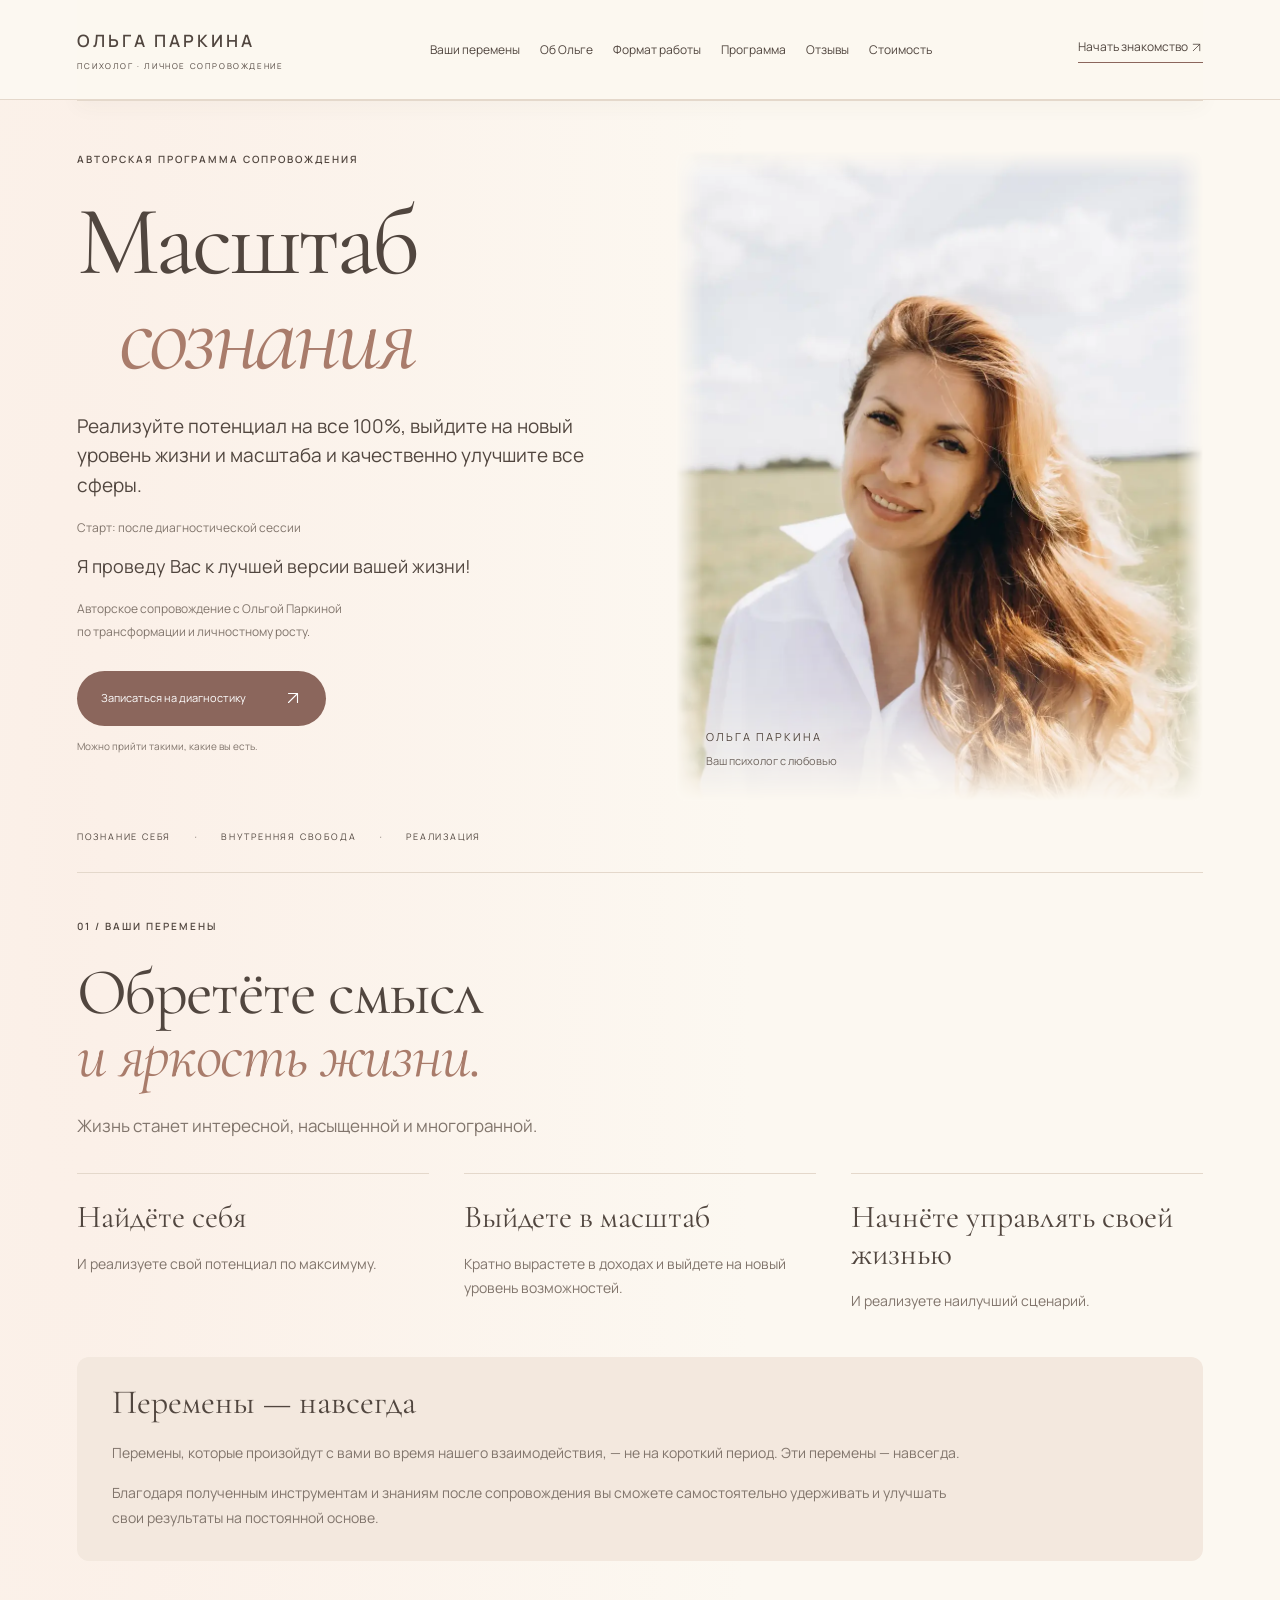
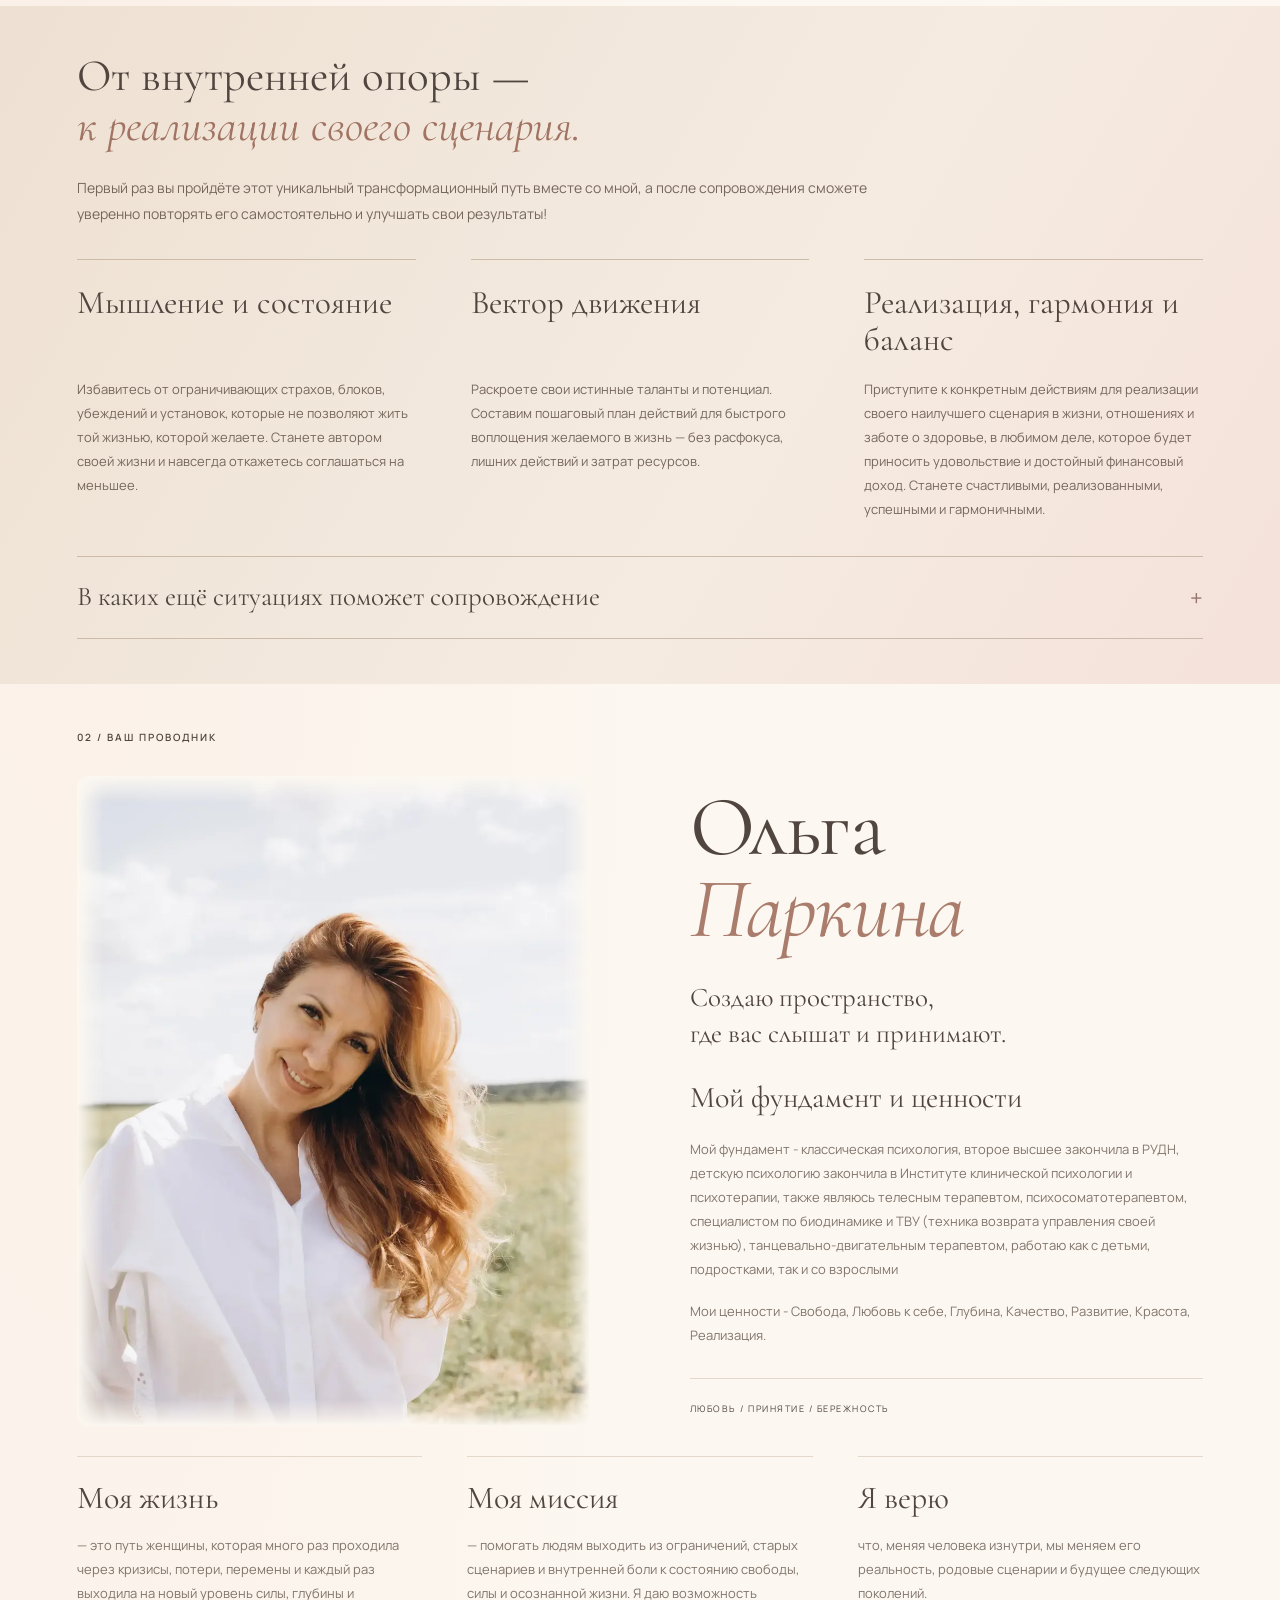
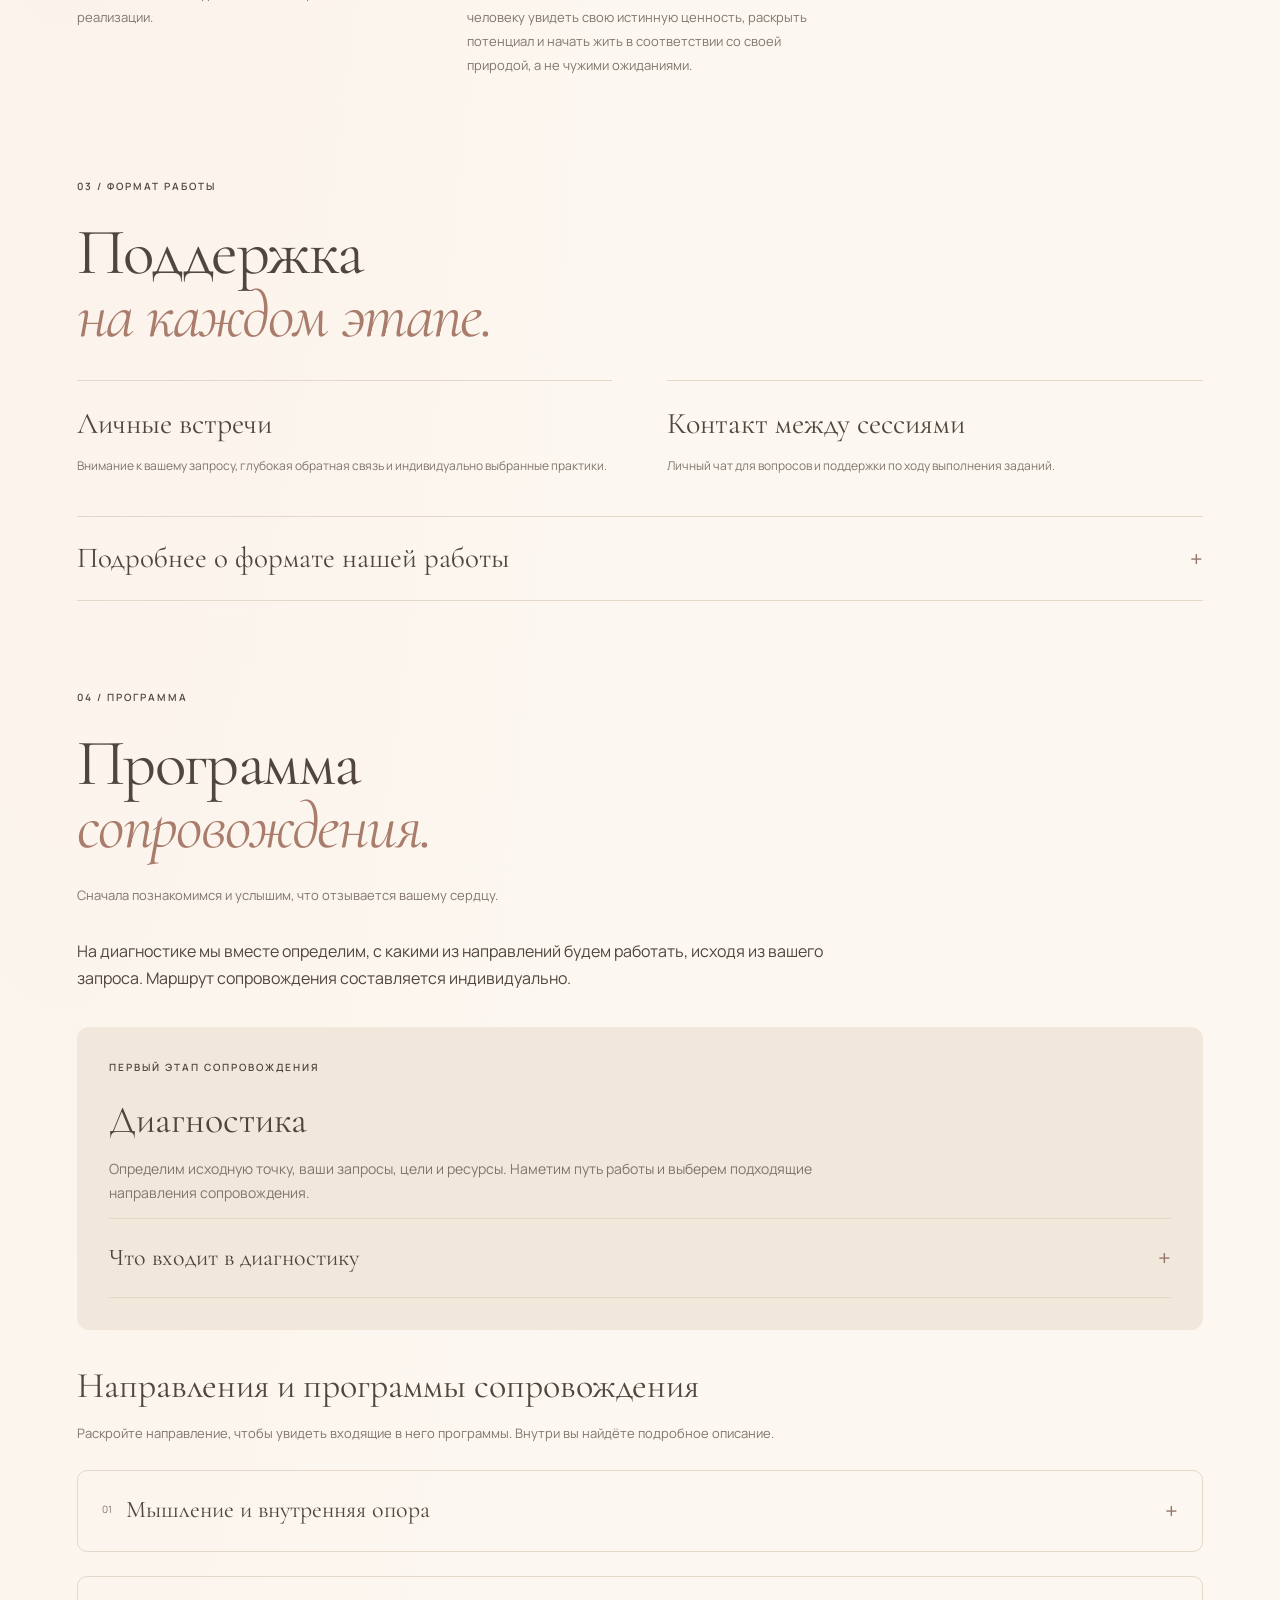
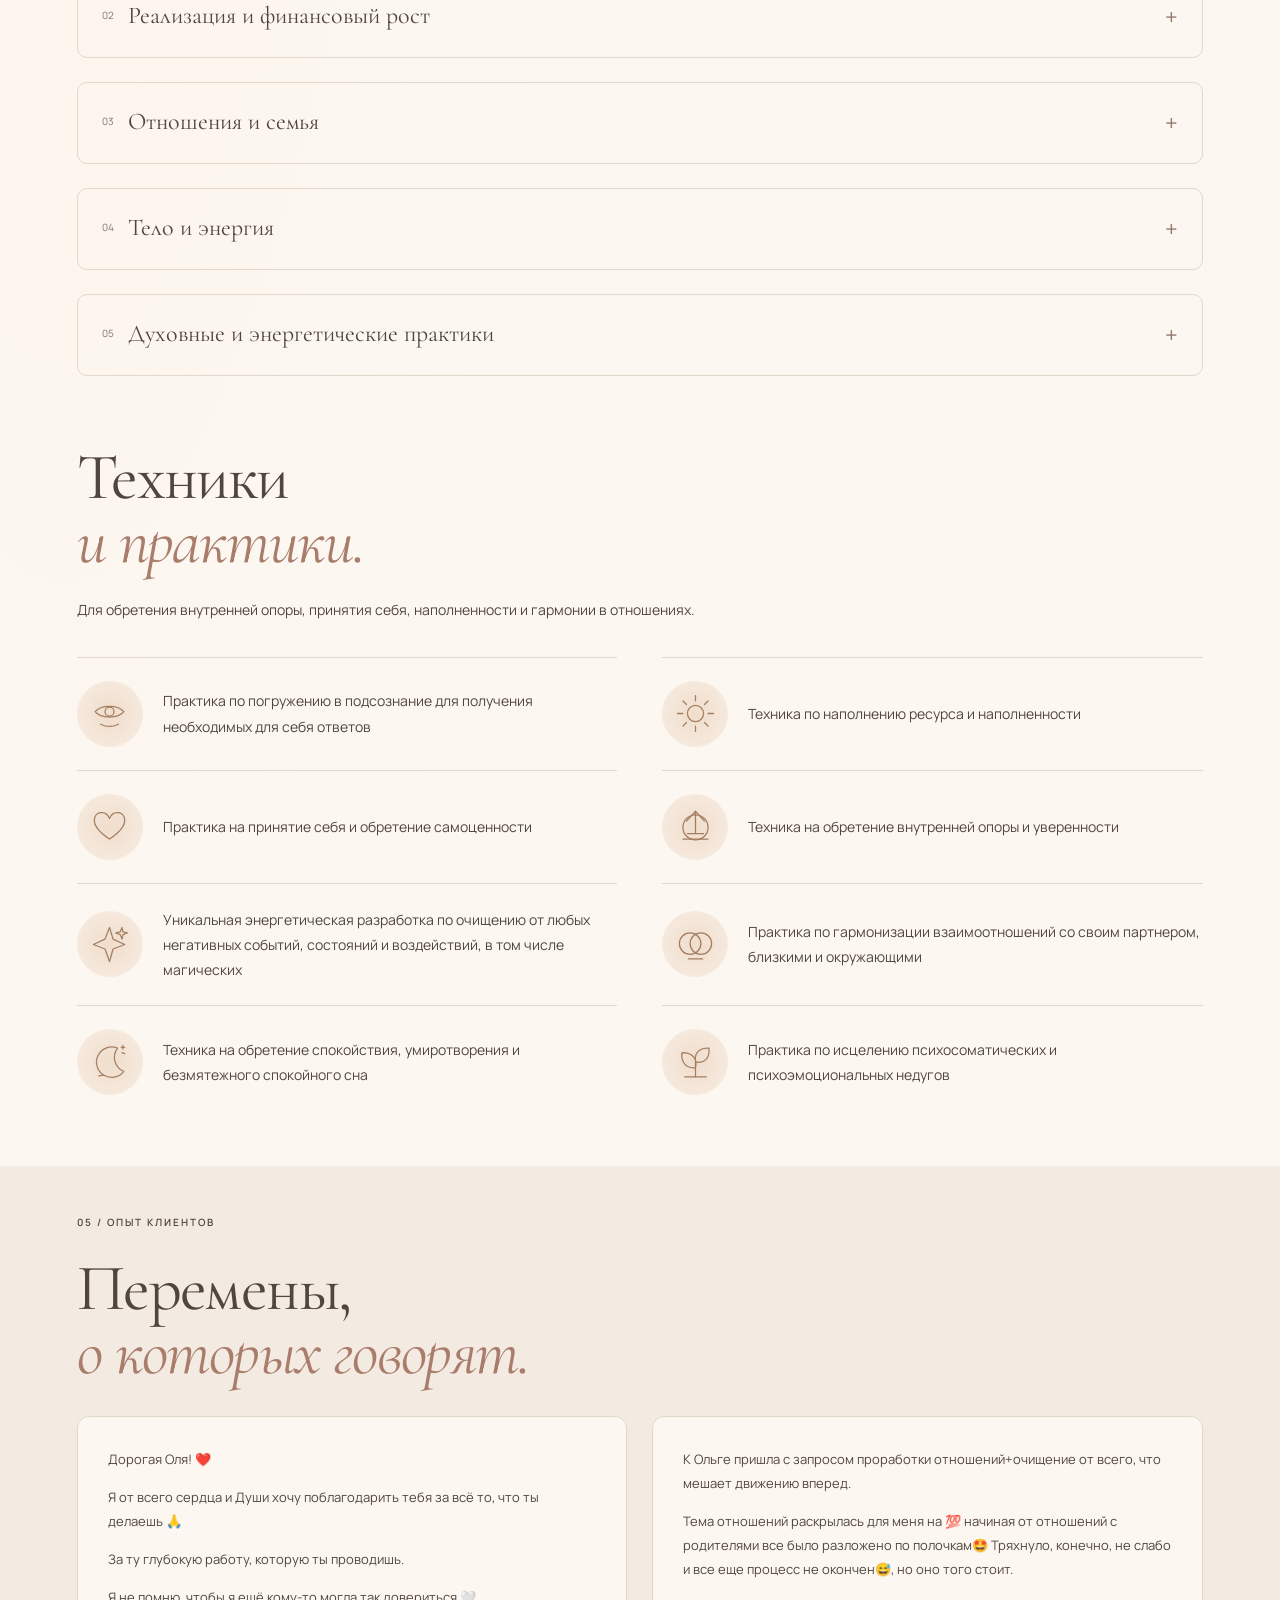
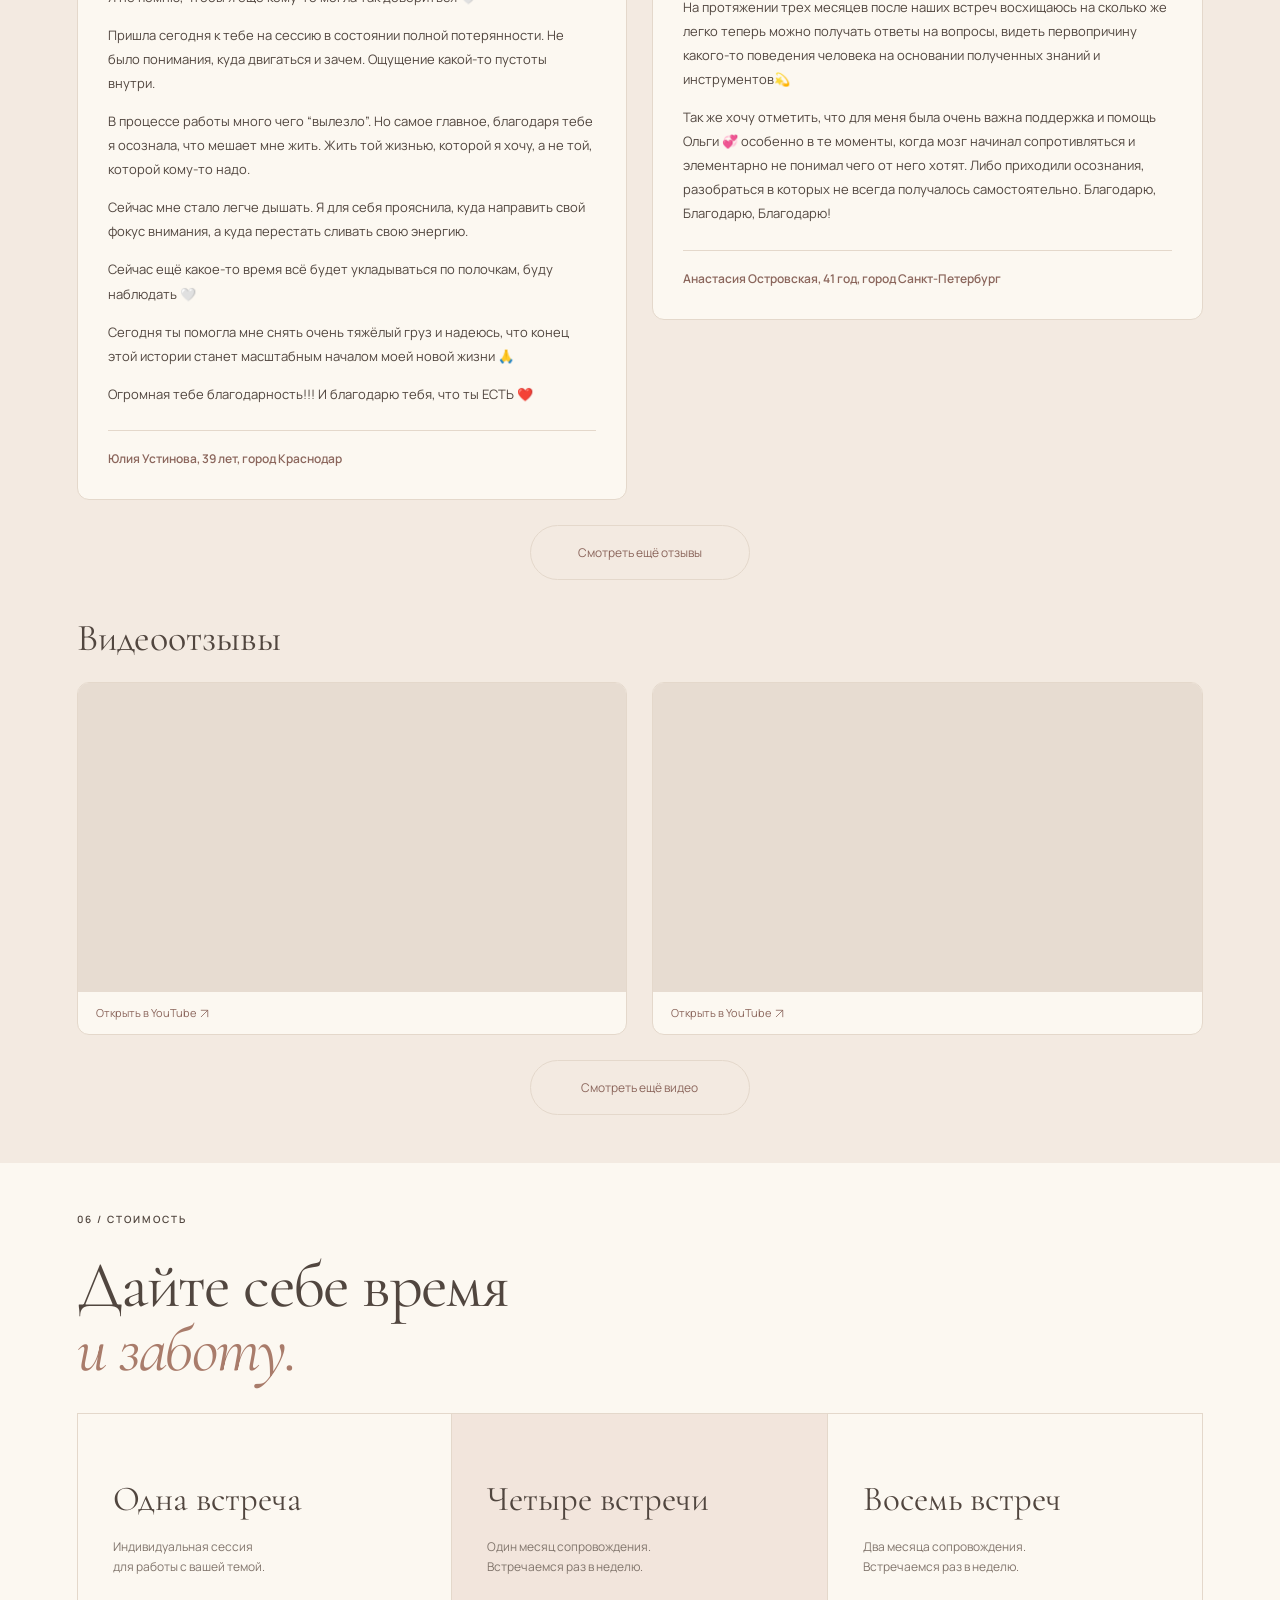
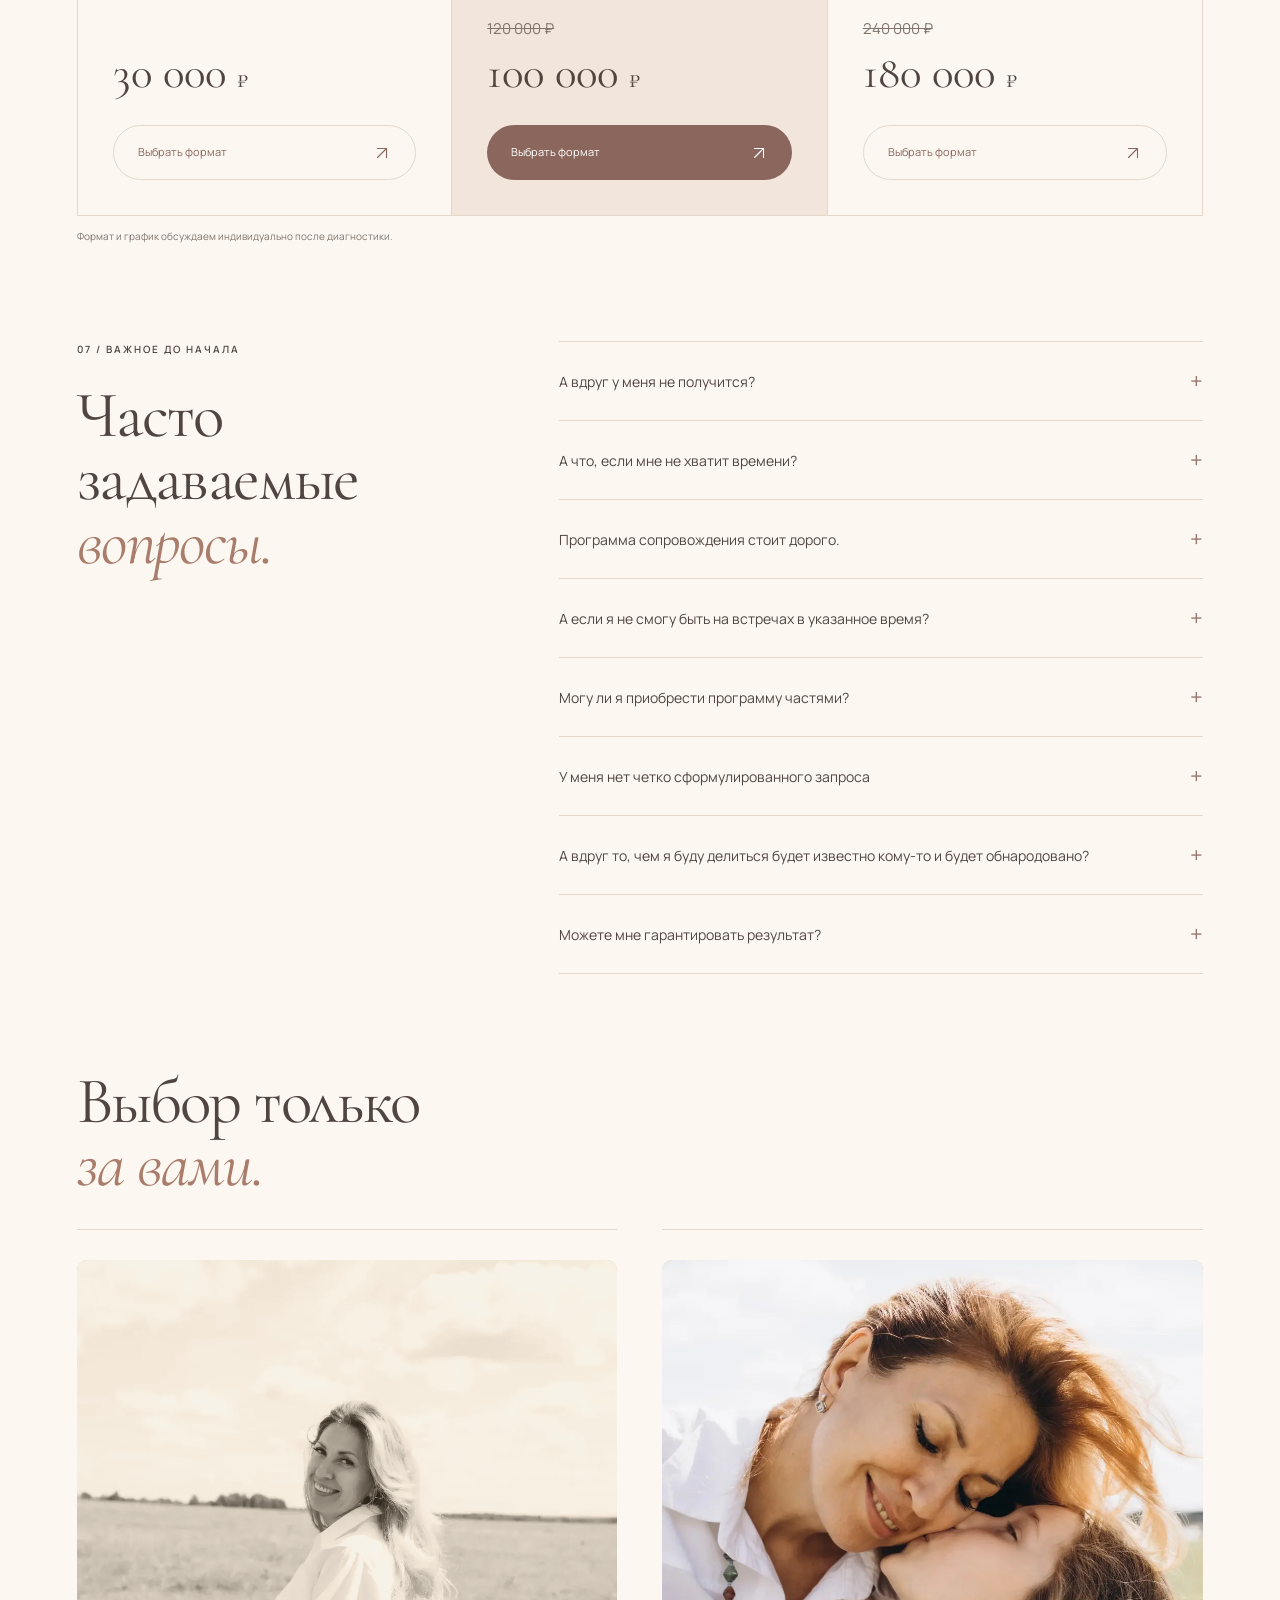
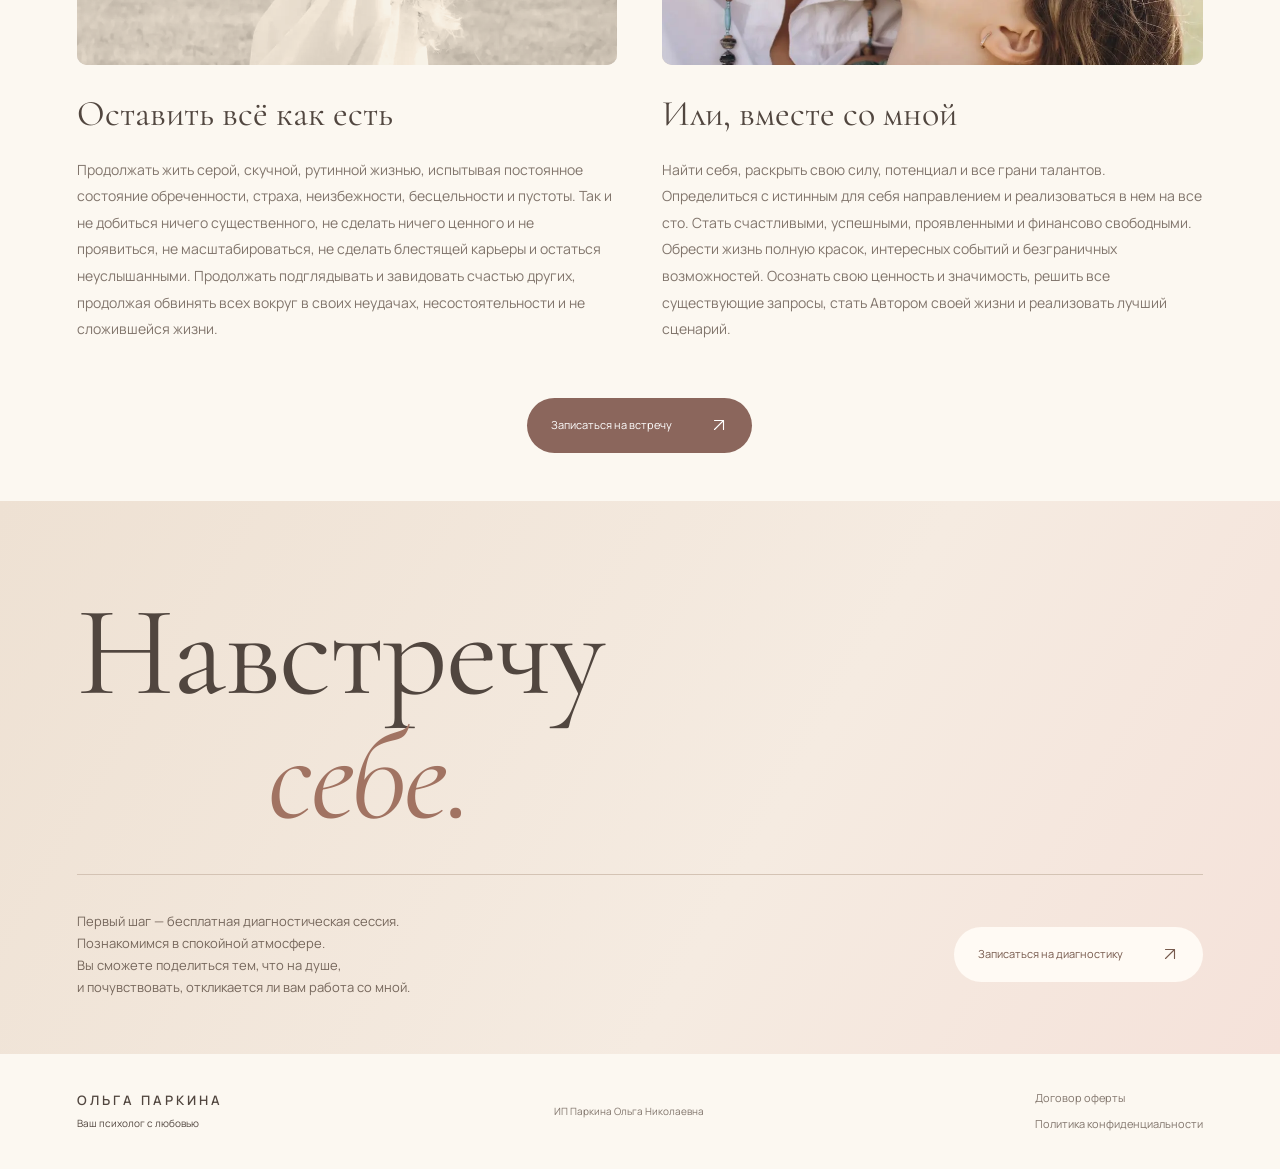
<file: index.html>
<!doctype html>
<html lang="ru"><head><meta charset="utf-8"><meta name="viewport" content="width=device-width, initial-scale=1"><title>Ольга Паркина — Масштаб сознания</title><meta name="description" content="Личное сопровождение с Ольгой Паркиной. Внутренняя опора, отношения и реализация. Начните с диагностической сессии."><link rel="stylesheet" href="style.css"></head><body>
<header class="nav wrap"><a class="brand" href="#">ОЛЬГА ПАРКИНА<span>ПСИХОЛОГ · ЛИЧНОЕ СОПРОВОЖДЕНИЕ</span></a><button class="menu-toggle" type="button" aria-controls="site-menu" aria-expanded="false">Меню <span aria-hidden="true">☰</span></button><nav id="site-menu" aria-label="Основная навигация"><a href="#approach">Ваши перемены</a><a href="#about">Об Ольге</a><a href="#work-format">Формат работы</a><a href="#program">Программа</a><a href="#reviews">Отзывы</a><a href="#formats">Стоимость</a></nav><a class="nav-cta" href="#contact">Начать знакомство <svg class="link-arrow" viewBox="0 0 24 24" fill="none" stroke="currentColor" stroke-width="1.5" stroke-linecap="round" stroke-linejoin="round" aria-hidden="true"><path d="M6 18 18 6M6 6h12v12"/></svg></a></header>
<main><section class="hero wrap"><div class="hero-copy"><p class="eyebrow">АВТОРСКАЯ ПРОГРАММА СОПРОВОЖДЕНИЯ</p><h1>Масштаб<br><em>сознания</em></h1><p class="hero-lead">Реализуйте потенциал на все 100%, выйдите на новый уровень жизни и масштаба и качественно улучшите все сферы.</p><p class="hero-start">Старт: после диагностической сессии</p><p class="hero-promise">Я проведу Вас к лучшей версии вашей жизни!</p><p class="muted intro">Авторское сопровождение с Ольгой Паркиной<br>по трансформации и личностному росту.</p><a class="button" href="https://forms.yandex.ru/u/6a3d4fcc02848f9a4766bef6" target="_blank" rel="noopener">Записаться на диагностику <span><svg class="link-arrow" viewBox="0 0 24 24" fill="none" stroke="currentColor" stroke-width="1.5" stroke-linecap="round" stroke-linejoin="round" aria-hidden="true"><path d="M6 18 18 6M6 6h12v12"/></svg></span></a><p class="micro">Можно прийти такими, какие вы есть.</p></div><div class="hero-photo"><img src="assets/olga.webp" alt="Ольга Паркина" fetchpriority="high"><div class="photo-label">ОЛЬГА ПАРКИНА <span>Ваш психолог с любовью</span></div></div><div class="hero-bottom"><span>ПОЗНАНИЕ СЕБЯ</span><i>·</i><span>ВНУТРЕННЯЯ СВОБОДА</span><i>·</i><span>РЕАЛИЗАЦИЯ</span></div></section>
<section id="approach" class="changes-section"><div class="section wrap"><div class="section-head"><p class="eyebrow">01 / ВАШИ ПЕРЕМЕНЫ</p><h2>Обретёте смысл<br><em>и яркость жизни.</em></h2><p class="outcome-lead">Жизнь станет интересной, насыщенной и многогранной.</p></div><div class="outcome-grid"><article><h3>Найдёте себя</h3><p>И реализуете свой потенциал по максимуму.</p></article><article><h3>Выйдете в масштаб</h3><p>Кратно вырастете в доходах и выйдете на новый уровень возможностей.</p></article><article><h3>Начнёте управлять своей жизнью</h3><p>И реализуете наилучший сценарий.</p></article></div><div class="lasting-change"><h3>Перемены — навсегда</h3><p>Перемены, которые произойдут с вами во время нашего взаимодействия, — не на короткий период. Эти перемены — навсегда.</p><p>Благодаря полученным инструментам и знаниям после сопровождения вы сможете самостоятельно удерживать и улучшать свои результаты на постоянной основе.</p></div></div><div class="dark direction-section"><div class="wrap section"><div class="section-head"><h3 class="changes-subtitle">От внутренней опоры —<br><em>к реализации своего сценария.</em></h3><p class="direction-intro">Первый раз вы пройдёте этот уникальный трансформационный путь вместе со мной, а после сопровождения сможете уверенно повторять его самостоятельно и улучшать свои результаты!</p></div><div class="pillars"><article><h3>Мышление и состояние</h3><p>Избавитесь от ограничивающих страхов, блоков, убеждений и установок, которые не позволяют жить той жизнью, которой желаете. Станете автором своей жизни и навсегда откажетесь соглашаться на меньшее.</p></article><article><h3>Вектор движения</h3><p>Раскроете свои истинные таланты и потенциал. Составим пошаговый план действий для быстрого воплощения желаемого в жизнь — без расфокуса, лишних действий и затрат ресурсов.</p></article><article><h3>Реализация, гармония и баланс</h3><p>Приступите к конкретным действиям для реализации своего наилучшего сценария в жизни, отношениях и заботе о здоровье, в любимом деле, которое будет приносить удовольствие и достойный финансовый доход. Станете счастливыми, реализованными, успешными и гармоничными.</p></article></div><div class="direction-situations"><details><summary>В каких ещё ситуациях поможет сопровождение <b>+</b></summary><div class="expanded-copy"><p>когда нет понимания Кто Я?</p><p>когда не хватает денег или они утекают сквозь пальцы</p><p>когда жизнь подошла к определенному рубежу и нет понимания куда двигаться дальше</p><p>когда чувствуете, что в вас есть силы и потенциал, но вы не идете в реализацию и не знаете, что с этим делать</p><p>когда низкая самооценка мешает жить полноценной жизнью и крадет ваше счастливое будущее</p><p>когда есть внешнее благополучие, но нет внутренней удовлетворенности</p><p>когда нет сил, ресурсов, энергии и накрывает апатия</p><p>когда есть ощущение, что все, что делается в жизни делается для кого-то, кроме себя</p><p>когда есть желание что-то делать, но не хватает мотивации в собственных силах</p><p>когда есть любые проблемы со здоровьем, но классическая медицина бессильна, при этом физические показатели могут быть в норме</p><p>когда есть ощущение, что живете не своей жизнью</p><p>когда прикладываются неимоверные усилия, но не получается снова и снова</p><p>когда все время преследуют неудачи, потери, плохое самочувствие и болезни</p><p>когда не складываются личные отношения, измены, предательства, созависимость, рукоприкладство</p><p>для тех, кто хочет увидеть новые возможности и горизонты для себя в личной жизни</p><p>когда начинается предрасположенность к измененным состояниям - алкоголь, наркотики, игромания, шопоголизм и тд</p><p>для тех, кто хочет стать создателем своей жизни и взять от нее самое лучшее</p></div></details></div></div></div></section>
<section id="about" class="about wrap"><p class="eyebrow about-section-label">02 / ВАШ ПРОВОДНИК</p><div class="about-image"><img src="assets/portrait.webp" alt="Портрет Ольги Паркиной" loading="lazy"></div><div class="about-copy"><h2>Ольга<br><em>Паркина</em></h2><p class="about-lead">Создаю пространство,<br>где вас слышат и принимают.</p><div class="about-story"><h3>Мой фундамент и ценности</h3><p>Мой фундамент - классическая психология, второе высшее закончила в РУДН, детскую психологию закончила в Институте клинической психологии и психотерапии, также являюсь телесным терапевтом, психосоматотерапевтом, специалистом по биодинамике и ТВУ (техника возврата управления своей жизнью), танцевально-двигательным терапевтом, работаю как с детьми, подростками, так и со взрослыми</p><p>Мои ценности - Свобода, Любовь к себе, Глубина, Качество, Развитие, Красота, Реализация.</p></div><div class="values">ЛЮБОВЬ / ПРИНЯТИЕ / БЕРЕЖНОСТЬ</div></div><div class="about-columns"><article><h3>Моя жизнь</h3><p>— это путь женщины, которая много раз проходила через кризисы, потери, перемены и каждый раз выходила на новый уровень силы, глубины и реализации.</p></article><article><h3>Моя миссия</h3><p>— помогать людям выходить из ограничений, старых сценариев и внутренней боли к состоянию свободы, силы и осознанной жизни. Я даю возможность человеку увидеть свою истинную ценность, раскрыть потенциал и начать жить в соответствии со своей природой, а не чужими ожиданиями.</p></article><article><h3>Я верю</h3><p>что, меняя человека изнутри, мы меняем его реальность, родовые сценарии и будущее следующих поколений.</p></article></div></section>
<section id="work-format" class="section wrap"><div class="section-head"><p class="eyebrow">03 / ФОРМАТ РАБОТЫ</p><h2>Поддержка<br><em>на каждом этапе.</em></h2></div><div class="support"><article><h3>Личные встречи</h3><p>Внимание к вашему запросу, глубокая обратная связь и индивидуально выбранные практики.</p></article><article><h3>Контакт между сессиями</h3><p>Личный чат для вопросов и поддержки по ходу выполнения заданий.</p></article></div><div class="support-details"><details><summary>Подробнее о формате нашей работы <b>+</b></summary><div class="expanded-copy"><p>Каждый день я буду помогать вам пройти этот трансформационный путь до конца</p><p class="format-subheading"><strong>Время</strong></p><p>С первого дня нашего взаимодействия вы будете выполнять только точечные и целевые действия на пути решения своих существующих запросов и достижения поставленных целей, поэтому запланируйте 20–30 минут в день на протяжении всего нашего взаимодействия</p><p class="format-subheading"><strong>Действия</strong></p><p>Вы выполняете все рекомендации и необходимые задания, а я со своей стороны обеспечиваю глубокую обратную связь, поддержку на каждом этапе и ответы на все возникающие в ходе выполнения заданий вопросы. В результате каждое выполненное задание и проведенная встреча будет неизбежно вас приближать к поставленным целям.</p><p class="format-subheading"><strong>Техники и практики</strong></p><p>Вы получите только самые актуальные, действующие и работающие техники, практики, методологию и приёмы, благодаря которым не получить желаемый результат просто невозможно</p><p class="format-subheading"><strong>Сопровождение</strong></p><p>Глубокое погружение и обратная связь обеспечены во время наших индивидуальных встреч. Для ответов на точечные вопросы которые будут возникать между нашими встречами предусмотрен личный чат. Поддержка, мотивация и вдохновение вам обеспечены каждый день.</p><p class="format-subheading"><strong>Мотивация</strong></p><p>После получения первых результатов которые вы почувствуете и увидите уже сразу после первых наших встреч, вы сами будете замотивированы пройти этот трансформационный путь как можно быстрее и до самого конца.</p><p class="format-subheading"><strong>Комфорт</strong></p><p>Взаимодействие происходит на специальной платформе, запись встреч осуществляется при необходимости, к которым вы всегда сможете вернуться в удобное для себя время.</p></div></details></div></section>
<section id="program" class="section wrap"><div class="section-head"><p class="eyebrow">04 / ПРОГРАММА</p><h2>Программа<br><em>сопровождения.</em></h2><p class="muted">Сначала познакомимся и услышим, что отзывается вашему сердцу. </p></div><p class="program-overview">На диагностике мы вместе определим, с какими из направлений будем работать, исходя из вашего запроса. Маршрут сопровождения составляется индивидуально.</p><div class="diagnostic-stage"><p class="eyebrow">ПЕРВЫЙ ЭТАП СОПРОВОЖДЕНИЯ</p><h3>Диагностика</h3><p>Определим исходную точку, ваши запросы, цели и ресурсы. Наметим путь работы и выберем подходящие направления сопровождения.</p><details><summary>Что входит в диагностику<b>+</b></summary><div class="expanded-copy"><ul><li>Продиагностируем текущее состояние, чтобы обозначить исходную точку</li><li>Выявим те сферы жизни, которые требуют особого внимания и незамедлительной коррекции</li><li>Определим сильные и слабые стороны, а также предрасположенности с целью понимания в каком направлении двигаться дальше</li><li>Определим цели, задачи и запросы, с которыми важно справиться и к чему хотите прийти</li><li>Наметим пути для решения ваших запросов, личного роста и становления</li><li>Обозначим ресурсы, которыми вы располагаете в настоящий момент, а какие еще только необходимо восполнить для воплощения желаемого в жизнь</li><li>Зарядитесь мотивацией и вдохновением пройти этот трансформационный путь вместе со мной</li></ul></div></details></div><div class="program-list-heading"><h3>Направления и программы сопровождения</h3><p>Раскройте направление, чтобы увидеть входящие в него программы. Внутри вы найдёте подробное описание.</p></div><div class="program grouped-program"><details class="program-group"><summary><span>01</span>Мышление и внутренняя опора<b>+</b></summary><p class="group-intro">Познание себя, чувства, убеждения и опыт детства.</p><div class="group-topics"><details><summary>Мышление<b>+</b></summary><div class="expanded-copy"><ul><li>Выявите и устраните ограничивающие убеждения, установки, блоки, страхи, которые не позволяют не только проявляться реализовываться, жить в балансе, забирать свои победы, но не дают сделать первого шага.</li><li>Сформируете такое мышление, которое будет поддерживать вас в достижении самых амбициозных целей, планов и задач.</li><li>Освободитесь от внутреннего критика, и раз и навсегда избавитесь от обесценивания себя, своего пути и всех достижений.</li><li>Обретете крепкую опору, нерушимую уверенность в себе и внутреннюю силу, для того, чтобы идти к поставленным целям, не ожидая чего нибудь мнения и поддержки, не опасаясь осуждения и непонимания</li><li>Избавитесь от денежных блоков и впустите финансовое изобилие в свою жизнь.</li><li>Перестанете сомневаться в том, что вы достойны большего, и поймете, что вы достойны иметь в этой жизни все, что хочется.</li><li>Трансформируем ваши страхи в силу и сделаем своими союзниками, чтобы в состоянии легкости, спокойствия и уверенности проходить любые жизненные этапы, ситуации и испытания.</li></ul></div></details><details><summary>Состояния, чувства и эмоции<b>+</b></summary><div class="expanded-copy"><ul><li>Внедрите простые, но эффективные техники для освобождения себя от негативных эмоций и программ, а также наполнитесь силами и энергией для дальнейших активных действий.</li><li>Научитесь осознавать свои эмоции и управлять ими, чтобы они стали вашими надежными помощниками, благодаря которым вы будете выходить победителями из любой жизненной ситуации.</li><li>Перейдете в состояние ресурса, что позволит за меньший период времени успевать как можно больше, а все процессы будут осуществляться из состояния легкости, радости и гармонии</li><li>Внедрите новые привычки, которые позволят успешно самореализовываться и эффективно развиваться в истинном для себя направлении без страха, волнений и саботажа.</li><li>Перестанете повторять негативный сценарий и выстроите свою жизнь в соответствии со своими внутренними желаниями, ощущениями и мировоззрением</li><li>Обретете навык другого мышления и взгляда на мир, что позволит сохранять позитивное состояние, открываться новому и видеть возможности.</li><li>Станете магнитом только для самых благоприятных событий, обстоятельств, возможностей и нужных людей.</li></ul></div></details><details><summary>Познание себя<b>+</b></summary><div class="expanded-copy"><ul><li>Получите четкое понимание “Кто я?” и установите прочную связь со своим внутренним голосом, который станет мощным союзником на жизненном пути и в реализации задуманного</li><li>Определите свои истинные желания и потребности, что позволит идти именно к достижению своих целей и раз и навсегда перестать обслуживать чужие</li><li>Познаете свои способности, уникальности и особенности</li><li>Перестанете быть постоянно удобными и выгодными для всех кроме себя, задвигая свои потребности и желания на второй план</li><li>Обретете баланс между “хочу” “могу” и “надо”, начнете слышать себя и действовать, украшая жизнь приятными моментами и радостью</li><li>Осознаете свою ценность и значимость для себя и этого мира</li><li>Осознаете, что вы и есть самый главный, значимый человек для себя на этой Земле</li><li>Примите и полюбите себя в обновленном образе и жизни через момент “здесь и сейчас”</li><li>Научитесь экологично выстраивать личные границы таким образом, чтобы не находиться в постоянном состоянии защиты и нападения, а быть в балансе.</li></ul></div></details><details><summary>Проработка детских травм<b>+</b></summary><div class="expanded-copy"><ul><li>Узнаете что вообще такое детские травмы, в результате чего они могут возникать</li><li>Осознаете, чем отличаются детские травмы от тех, которые были получены в более зрелом возрасте и поймете что они могут быть более губительными и разрушительными для вашей жизни</li><li>Разберетесь с причинно-следственными связями, возникновение тех или иных состояний в вашей жизни, которые вызывают чувство стресса, подавленности и оказывают негативное влияние на текущую событийность</li><li>Избавитесь от блоков, страхов всего того, что тянется с самого детства и не позволяет жить полноценной жизнью</li><li>Осознаете уроки полученные в детстве и переведете в свой ресурс и потенциал</li><li>Осознаете какие травмы вы могли получить еще в самом раннем возрасте, можете о них даже не помнить, но они оказывают влияние на вашу жизнь</li><li>Научитесь экологично избавляться от травмирующих ситуаций и опыта, который вы даже не помните</li><li>Убедитесь в том, что травмы можно получить находясь еще во внутриутробном периоде своей жизни</li><li>Осознаете, как отношения между вашими родителями, в семье влияют на выбор партнера и отношения уже в вашей семье</li><li>Осознаете, что именно детские травмы являются корнем подавляющих проблем во взрослой жизни</li><li>Научитесь быстро находить свои детские травмы и быстро исцеляться от них без рецидивов и повторений</li></ul></div></details></div></details><details class="program-group"><summary><span>02</span>Реализация и финансовый рост<b>+</b></summary><p class="group-intro">Таланты, своё направление, деньги и шаги к желаемой жизни.</p><div class="group-topics"><details><summary>Распаковка талантов и потенциала<b>+</b></summary><div class="expanded-copy"><ul><li>Определите ключевые сферы вашей жизни, которые зажигают, вдохновляют и дарят мотивацию для движения вперед</li><li>Определите ключевую компетенцию основанную на ваших талантах и особенностях</li><li>Научитесь пользоваться вашей жизненной силой и исключительностью в своем направлении и жизни</li><li>Выведете на свет свой скрытый потенциал, который долго был в заточении, и вы могли даже не подозревать о его существовании, но всегда чувствовали, что способны на большее</li><li>Выявите свою уникальность и создадите сильный образ для последующей уверенной трансляции себя этому миру</li><li>Поймете смысл своей жизни, осознаете свое призвание и миссию</li><li>Распакуйте все грани своих талантов, потенциала и аутентичности.</li></ul></div></details><details><summary>Выбор истинного направления для реализации<b>+</b></summary><div class="expanded-copy"><ul><li>Выберете истинное направление для себя, в котором вы проявите все грани своих талантов и способностей через состояние легкости и удовольствия</li><li>Выбранное направление будет максимально перспективным и сочетать в себе и достойный финансовый результат и максимальное саморазвитие</li><li>Выберете такое направление, через которое будет реализовываться ваш потенциал, предназначение и миссия</li><li>Обретете уверенность в завтрашнем дне и понимание, что двигаетесь самой верной для себя дорогой</li><li>Увидите новые возможности и станете генератором идей того - что нового и ценного вы можете создать в этой жизни и дать этому миру</li><li>Убедитесь в том, что любимое дело - выбранное по душе, может и должно приносить не только удовольствие, но и стабильный финансовый доход</li><li>Научитесь вести честный диалог с самими собой для глубокого понимания собственных ценностей и убеждений, которые определяют выборы и решения, для того, чтобы каждый выбор был истинным и выигрышным</li></ul></div></details><details><summary>Распаковка финансов<b>+</b></summary><div class="expanded-copy"><ul><li>Обнаружите причины отсутствия денег или наличия не в том количестве, в котором желаете</li><li>Устраните ограничения и денежные блоки, которые препятствуют финансовому изобилию в вашей жизни</li><li>Разберетесь с причиной именно ваших долгов и кредитов и научитесь жить не обременяя себя непосильными долговыми обязательствами</li><li>Узнаете все секреты влияния тела и мыслей, научитесь на уровне физики создавать большее и впустите новые денежные потоки в свою жизнь</li><li>Установите причинно-следственные связи относительно того, как родители и различные формы взаимодействия с людьми влияют на ваш уровень дохода</li><li>Обретете баланс между материальным и духовным, “заземлите свои масштабные цели” и научитесь моделировать их проявление в жизнь в наилучшем для себя виде и исходе</li><li>Разработаете план по гармонизации и восполнению ресурсов, чтобы избежать утечки денежной энергии и нестабильности</li><li>Осознаете материальную ценность своего предназначения и жизненного пути</li><li>Обнаружим и нейтрализуем негативные родовые установки, которые не позволяют вам иметь деньги в большем количестве, достойно зарабатывать, масштабировать или деньги уходят как сквозь пальцы</li><li>Создадим новую ветку реальности в которой у вас будут и финансовое благополучие и баланс во всех сферах</li></ul></div></details><details><summary>Создание фундамента новой успешной жизни<b>+</b></summary><div class="expanded-copy"><ul><li>Избавитесь от токсичного окружения и всего того, что тормозит или препятствует получению желаемых для себя результатов</li><li>Сделаете своим образом жизни применение полученных знаний и навыков, что сделает вас гармоничными и удовлетворенными</li><li>Раскроете свои скрытые ресурсы и научитесь пользоваться вашей глубинной силой и энергией для воплощения своих самых смелых и амбициозных целей и намерений</li><li>Поймете что именно вам необходимо использовать для максимальной реализации, личностного роста и роста в доходах</li><li>Начнете транслировать себя этому миру уверенно без страха насмешек и осуждения</li><li>Несмотря на все внешние обстоятельства вы всегда будете чувствовать крепкую внутреннюю опору и знать свой вектор движения</li><li>Сформируете прочный фундамент для вашего успеха и начнете создавать жизнь, наполненную смыслом, радостью и вдохновением</li></ul></div></details><details><summary>Вектор движения<b>+</b></summary><div class="expanded-copy"><ul><li>Создадите подробный пошаговый план по реализации в истинном для себя направлении или в любимом деле, которое будет приводить приносить удовольствие и достойный доход</li><li>Перестанете саботировать и оправдывать свое бездействие, винить себя за лень и прокрастинацию</li><li>Возьмете четкий курс на успех в выбранном для себя направлении и поставленной задаче</li><li>Получите необходимый объем энергии мотивации и вдохновения для прохождения пути и достижения поставленных целей</li><li>Начнете управлять обстоятельствами и организовывать события таким образом, чтобы возможности для достижения желаемого и движения вперед появлялись легко, естественно и по запросу</li><li>Возьмете ответственность за свою жизнь в свои руки и станете ее автором</li><li>Приступите к выполнению конкретных действий для скорейшего воплощения того, о чем только мечтается</li></ul></div></details><details><summary>Реализация, здоровье, успех и баланс<b>+</b></summary><div class="expanded-copy"><ul><li>Найдете себя, свое предназначение и миссию</li><li>Кратно вырастите в доходах, выйдете в проявленность и масштаб</li><li>Обретете баланс между бизнесом, карьерой и личной жизнью</li><li>Примените все грани своих талантов для раскрытия через свою уникальность</li><li>Реализуетесь в истинном для себя направлении, которое будет приносить удовлетворение и высокий финансовый доход</li><li>Станете ценными и значимыми для себя и своего окружения</li><li>Обретете смысл и яркость жизни, которая наконец станет насыщенной, интересной, увлекательной и многогранной</li><li>Показатели всех сфер вашей жизни улучшатся и заиграют разными красками</li><li>Укрепите состояние здоровья и общего самочувствия</li><li>Наполнитесь энергией, будете всегда в ресурсе, полны сил и вдохновения</li><li>Станете счастливыми, реализованными, успешными, гармоничными, здоровыми и финансово благополучными</li></ul></div></details></div></details><details class="program-group"><summary><span>03</span>Отношения и семья<b>+</b></summary><p class="group-intro">Личные границы, семейные сценарии, родительство и отношения с близкими.</p><div class="group-topics"><details><summary>Родовые программы<b>+</b></summary><div class="expanded-copy"><ul><li>Поймете, как родительские сценарии и родовые программы влияют на ваше состояние и жизнь в целом</li><li>Отследите, чей конкретно сценарий вы проживаете в настоящий момент, и поймете, что к вашей собственной жизни это не имеет никакого отношения</li><li>Скорректируете и трансформируете родительские сценарии и программы таким образом, чтобы не было повторения негативного опыта и начнете жить своей жизнью</li><li>Благодаря сепарации от родителей откроете истинного себя, свой путь, возможности и миссию</li><li>Примите полную ответственность за собственное развитие и личностный рост, а также научитесь экологично преодолевать наследственные ограничения</li><li>Создадите собственную программу развития совершенствуясь и исключая негативный опыт, сформируете обновленный опыт для себя, своих детей и всех поколений вашего Рода</li><li>Обретете навык глубокого самоанализа и саморегуляции для постоянного развития и улучшения качества жизни</li><li>Получите силу, мудрость, ресурсы и поддержку всего своего Рода, для того чтобы легко двигаться в потоке жизни и получать от нее все блага</li></ul></div></details><details><summary>Отношения в семье и с окружением<b>+</b></summary><div class="expanded-copy"><ul><li>Приходим к пониманию того, какую именно роль в вашей жизни выполняет человек в конкретной ситуации</li><li>Начнете читать людей как открытую книгу, понимая их мысли, желания и то, что остается между строк</li><li>Научитесь позволять себе быть собой,а другим, другими</li><li>Начнете говорить с людьми на одном языке, достигая полного взаимопонимания, не наступая на горло самому себе и не предавая себя</li><li>Научитесь выстраивать личные границы экологично, не нападая и не защищаясь, чтобы всегда быть в балансе</li><li>Поймете, что весь мир и окружающие люди, это зеркала, которые показывают лишь то, что находится в вас самих</li><li>Наладите гармоничные отношения с окружающими, близкими и коллегами</li><li>Поймете с какими именно людьми вы можете выстраивать крепкие партнерские отношения, а кто пришел в вашу жизнь для получения опыта</li><li>Научитесь говорить “да” или “нет” в нужный момент, не испытывая при этом неудобств</li><li>Скорректируете свой круг общения, окружите себя единомышленниками, которые будут вас понимать, поддерживать и вдохновлять на достижение целей</li></ul></div></details><details><summary>Проблемы с зачатием и деторождением<b>+</b></summary><div class="expanded-copy"><ul><li>Собираем всю репродуктивную историю включая семейную</li><li>Проводим диагностику “здесь и сейчас”, чтобы понимать на чем сконцентрировать внимание</li><li>Проводим анализ ресурсов, чтобы понять на что можем опереться и что поможет в нашей работе (люди, качество вашей жизни, техники, практики, и так далее)</li><li>Если есть психотравмирующий опыт связанный с предыдущими родами, беременностями, перинатальными потерями выясняем насколько он сейчас актуализирован как влияет на текущее состояние и при необходимости, максимально бережно перерабатываем его, с учетом вашего состояния</li><li>Составляем список убеждений касающегося процесса деторождения и вашей роли в этом процессе, выявляем негативные мешающие установки и трансформируем их в конструктивные</li><li>Составляем план действий по подготовке к беременности</li><li>Делаем все, для того чтобы в течение долгожданной беременности и последующих родов были максимально благоприятными, а ваше состояние стабильным и устойчивым</li><li>Последовательно выполняем шаги, согласно разработанному плану, оценивая результативность на каждом этапе</li></ul></div></details><details><summary>Психоэмоциональные и другие проблемы у детей и подростков<b>+</b></summary><div class="expanded-copy"><ul><li>Собираем всю информацию с момента беременности и родов, были ли задержки и трудности, как обстояли и обстоят дела с учебой, семейная ситуация, отношения с родственниками, друзьями и тд</li><li>Разбираемся в ситуации, выясняем предпосылки проблем и развитие их динамики</li><li>Приходим к понимаю, какие цели преследуются и какие пути достижения этих целей используются и что не так в этих процессах</li><li>Работаем с родительскими трудными чувствами - виной, стыдом, агрессией, и тревожными состояниями</li><li>Выясняем что мешает вам быть счастливой мамой или счастливым отцом? Что мешает чувствовать радость и удовольствие вообще и от воспитание детей в частности? Счастливый ребенок может быть только у счастливых родителей, не получится гуманно воспитывать ребенка постоянно насилуя себя.</li><li>Работаем с родительским перфекционизмом - не надо быть идеальными родителями, достаточно быть живыми и испытывать различные чувства</li><li>Разрабатываем стратегию выхода из сложившейся ситуации наиболее эффективную и подходящую именно для вас с учетом не только возможностей но и уязвимостей</li><li>Внедряем выбранные подходы, отслеживаем изменения и эффективность</li><li>Убедитесь, что общение с детьми может приносить радость удовольствие и удовлетворение</li></ul></div></details></div></details><details class="program-group"><summary><span>04</span>Тело и энергия<b>+</b></summary><p class="group-intro">Контакт с телом, восстановление сил и ресурсного состояния.</p><div class="group-topics"><details><summary>Прокачка энергии<b>+</b></summary><div class="expanded-copy"><ul><li>Узнаете, где вы сливаете или добровольно отдаете свою энергию, осознаете эти процессы и вернете свое себе</li><li>Поймете что тело, это проводник энергии и к нему нужно относится с вниманием, бережно, чтобы оно прослужило долгие</li><li>Уберете блоки в теле и дадите энергии течь легко и свободно</li><li>Встроите полезные привычки которые сделают вашу жизнь энергичней активней радостней и легче</li><li>Узнаете каким способом можно генерировать энергию и где ее брать, чтобы быть всегда в ресурсе и на подъеме</li><li>Поймете, то энергичными и здоровыми можно оставаться в любом возрасте</li><li>Станете вечным генератором энергии и бесконечным ее источником не ища дополнительной поддержке извне</li></ul></div></details><details><summary>Работа с телом и восстановление его потенциала<b>+</b></summary><div class="expanded-copy"><ul><li>Внедрите полезные техники для обретения здорового, молодого и красивого тела</li><li>Получите необходимый объем энергии для физического и ментального тела, чтобы всегда быть в состоянии ресурса, чувствовать себя наполненными, на подъеме и способными покорять любые вершины</li><li>Научитесь переходить из нересурсного состояния в состояние ресурса и изобилия</li><li>Сделаете свои слабые стороны сильными, направив их себе в помощь и во благо</li><li>Будете слышать потребности своего тела, сознания и психики, для того чтобы своевременно реагировать на все поступающие сигналы и не допускать развития негативного сценария и событий в жизни</li><li>Установите контакт со своим врожденным источником (Душой) чтобы всегда знать, что делать в любой ситуации, чтобы она всегда завершалась благоприятным исходом</li><li>Запустите процессы очищения, обновления и омоложения, что поможет вам сохранять красоту внешнего и внутреннего порядка</li><li>Наладить режим питания и дня, которые подходят именно для вас, чтобы вы всегда были полны сил, ресурса и положительного настроя</li></ul></div></details></div></details><details class="program-group"><summary><span>05</span>Духовные и энергетические практики<b>+</b></summary><p class="group-intro">Работа с чакрами, прошлыми жизнями и кармическими темами.</p><div class="group-topics"><details><summary>Работа с прошлыми жизнями<b>+</b></summary><div class="expanded-copy"><ul><li>Осознаете, что ваша Душа не первый раз проживает свою жизнь</li><li>Обнаружите ту жизнь или жизни, из которых тянутся негативные исходы и ситуации, с которыми приходится сталкиваться в текущей жизни</li><li>Перезапишите негативные программы прошлых жизней, чтобы они не влияли отрицательным образом на текущую</li><li>Узнаете, сколько жизней подряд вы проживали тот или иной опыт, ситуации или событие и выйдете из этого порочного круга</li><li>Убедитесь в том, что с целью коррекции положения, важно работать не только с последней прошлой жизнью, а важно найти именно первоисточник проблем</li><li>Узнаете, какой опыт вы должны были пройти для того, чтобы усвоить необходимые уроки для выхода на более качественный уровень жизни</li><li>Поблагодарите за опыт и знания, полученные от прошлых перевоплощений, и в обновленном состоянии войдете в лучшую для себя реальность</li></ul></div></details><details><summary>Кармические задачи и коррекция<b>+</b></summary><div class="expanded-copy"><ul><li>Выявляем наличие личностных кармических программ которые существуют в настоящее время</li><li>Уходим в регрессию, для того чтобы понять что конкретно оказывает влияние на текущую ситуацию и</li><li>Осознаете, что вы можете проходить тот или иной путь “не по своей воле” а находясь под влиянием кармических программ</li><li>Проходим кармические уроки искупаем и исцеляемся от них в ускоренном варианте</li><li>Корректируем кармические программы с целью улучшения любой из сфер жизни, не тратя на это месяцы и годы жизни</li><li>С помощью понимания своих кармических программ вы сможете точно определить свое истинное направление, предназначение, как выбрать и встретиться для себя идеальным партнером, сделать бизнес успешным, улучшить состояние здоровья и тд</li><li>Узнаете, является ли ваш партнер по бизнесу, в отношениях кармическим, а также какие задачи стоят между вами, что вам необходимо проработать, осознать, чтобы союз или взаимодействие были приятными и долговечными</li></ul></div></details><details><summary>Работа с чакрами<b>+</b></summary><div class="expanded-copy"><ul><li>Узнаете что такое чакры, какие виды их существуют</li><li>Разберетесь с тем какая чакра и за что отвечает, и как блокировка одной или нескольких из них могут влиять на здоровье и жизнь в целом</li><li>Узнаете, как работать с чакрами для их гармонизации и восстановления</li><li>Научитесь прокачивать ту или иную чакру в зависимости от потребности или необходимости в данный отрезок времени (финансы, реализация, любовь, здоровье и тд)</li><li>Научитесь диагностировать состояние своих чакр в зависимости от тех событий которые происходят, состояния здоровья и получаемых результатов, чтобы понять, что необходимо подкорректировать</li><li>Осознаете насколько корректно функционирование чакр способно оказывать влияние на различные сферы жизни</li><li>Научитесь самостоятельно быстро и легко налаживать баланс в любой из чакр при любой необходимости, управляя таким образом своим состоянием, здоровьем и образом жизни</li></ul></div></details></div></details></div></section>
<section class="section wrap practices-section"><h2>Техники<br><em>и практики.</em></h2><p>Для обретения внутренней опоры, принятия себя, наполненности и гармонии в отношениях.</p><div class="practices-grid"><article class="practice-item"><span class="practice-icon" aria-hidden="true"><svg viewBox="0 0 48 48" fill="none" stroke="currentColor" stroke-width="1.4" stroke-linecap="round" stroke-linejoin="round"><path d="M8 22c6-8 26-8 32 0-6 8-26 8-32 0Z"/><circle cx="24" cy="22" r="5"/><path d="M14 36c6 3 14 3 20 0"/></svg></span><p>Практика по погружению в подсознание для получения необходимых для себя ответов</p></article><article class="practice-item"><span class="practice-icon" aria-hidden="true"><svg viewBox="0 0 48 48" fill="none" stroke="currentColor" stroke-width="1.4" stroke-linecap="round" stroke-linejoin="round"><circle cx="24" cy="24" r="9"/><path d="M24 4v6m0 28v6M4 24h6m28 0h6M10 10l4 4m20 20 4 4M38 10l-4 4M14 34l-4 4"/></svg></span><p>Техника по наполнению ресурса и наполненности</p></article><article class="practice-item"><span class="practice-icon" aria-hidden="true"><svg viewBox="0 0 48 48" fill="none" stroke="currentColor" stroke-width="1.4" stroke-linecap="round" stroke-linejoin="round"><path d="M24 38S7 28 7 17C7 7 20 5 24 15 28 5 41 7 41 17 41 28 24 38 24 38Z"/></svg></span><p>Практика на принятие себя и обретение самоценности</p></article><article class="practice-item"><span class="practice-icon" aria-hidden="true"><svg viewBox="0 0 48 48" fill="none" stroke="currentColor" stroke-width="1.4" stroke-linecap="round" stroke-linejoin="round"><path d="M10 38h28M15 32h18M24 7v25M14 18l10-11 10 11"/><circle cx="24" cy="25" r="14"/></svg></span><p>Техника на обретение внутренней опоры и уверенности</p></article><article class="practice-item"><span class="practice-icon" aria-hidden="true"><svg viewBox="0 0 48 48" fill="none" stroke="currentColor" stroke-width="1.4" stroke-linecap="round" stroke-linejoin="round"><path d="m24 5 4 13 13 6-13 5-4 14-5-14L6 24l13-6Z"/><path d="m38 5 1 5 5 1-5 2-1 5-2-5-5-2 5-1Z"/></svg></span><p>Уникальная энергетическая разработка по очищению от любых негативных событий, состояний и воздействий, в том числе магических</p></article><article class="practice-item"><span class="practice-icon" aria-hidden="true"><svg viewBox="0 0 48 48" fill="none" stroke="currentColor" stroke-width="1.4" stroke-linecap="round" stroke-linejoin="round"><circle cx="18" cy="23" r="12"/><circle cx="30" cy="23" r="12"/><path d="M16 40h16"/></svg></span><p>Практика по гармонизации взаимоотношений со своим партнером, близкими и окружающими</p></article><article class="practice-item"><span class="practice-icon" aria-hidden="true"><svg viewBox="0 0 48 48" fill="none" stroke="currentColor" stroke-width="1.4" stroke-linecap="round" stroke-linejoin="round"><path d="M33 8a17 17 0 1 0 7 26A17 17 0 0 1 33 8Z"/><path d="m12 39 5-1m21-25 3 1M39 5v4m-2-2h4"/></svg></span><p>Техника на обретение спокойствия, умиротворения и безмятежного спокойного сна</p></article><article class="practice-item"><span class="practice-icon" aria-hidden="true"><svg viewBox="0 0 48 48" fill="none" stroke="currentColor" stroke-width="1.4" stroke-linecap="round" stroke-linejoin="round"><path d="M24 40V23M24 30C9 31 8 18 9 13c13 0 17 8 15 17ZM24 23C22 11 32 7 39 8c1 11-5 18-15 15Z"/><path d="M12 40h24"/></svg></span><p>Практика по исцелению психосоматических и психоэмоциональных недугов</p></article></div></section>
<section id="reviews" class="reviews"><div class="wrap section"><div class="section-head"><p class="eyebrow">05 / ОПЫТ КЛИЕНТОВ</p><h2>Перемены,<br><em>о которых говорят.</em></h2></div><div class="quotes review-grid"><blockquote class="review-card"><div class="review-body"><p>Дорогая Оля! ❤️</p><p>Я от всего сердца и Души хочу поблагодарить тебя за всё то, что ты делаешь 🙏</p><p>За ту глубокую работу, которую ты проводишь.</p><p>Я не помню, чтобы я ещё кому-то могла так довериться 🤍</p><p>Пришла сегодня к тебе на сессию в состоянии полной потерянности. Не было понимания, куда двигаться и зачем. Ощущение какой-то пустоты внутри.</p><p>В процессе работы много чего “вылезло”. Но самое главное, благодаря тебе я осознала, что мешает мне жить. Жить той жизнью, которой я хочу, а не той, которой кому-то надо.</p><p>Сейчас мне стало легче дышать. Я для себя прояснила, куда направить свой фокус внимания, а куда перестать сливать свою энергию.</p><p>Сейчас ещё какое-то время всё будет укладываться по полочкам, буду наблюдать 🤍</p><p>Сегодня ты помогла мне снять очень тяжёлый груз и надеюсь, что конец этой истории станет масштабным началом моей новой жизни 🙏</p><p>Огромная тебе благодарность!!! И благодарю тебя, что ты ЕСТЬ ❤️</p></div><footer>Юлия Устинова, 39 лет, город Краснодар</footer></blockquote><blockquote class="review-card"><div class="review-body"><p>К Ольге пришла с запросом проработки отношений+очищение от всего, что мешает движению вперед.</p><p>Тема отношений раскрылась для меня на 💯 начиная от отношений с родителями все было разложено по полочкам🤩 Тряхнуло, конечно, не слабо и все еще процесс не окончен😅, но оно того стоит.</p><p>На протяжении трех месяцев после наших встреч восхищаюсь на сколько же легко теперь можно получать ответы на вопросы, видеть первопричину какого-то поведения человека на основании полученных знаний и инструментов💫</p><p>Так же хочу отметить, что для меня была очень важна поддержка и помощь Ольги 💞 особенно в те моменты, когда мозг начинал сопротивляться и элементарно не понимал чего от него хотят. Либо приходили осознания, разобраться в которых не всегда получалось самостоятельно. Благодарю, Благодарю, Благодарю!</p></div><footer>Анастасия Островская, 41 год, город Санкт-Петербург</footer></blockquote><blockquote class="review-card" hidden data-more-text><div class="review-body"><p>Оля, благодарю 😘🫶💚💚💚</p><p>Перед днем рождения все вспоминала и анализировала, что со мной происходило за последние лет 10, какой была и что изменилось) сейчас я счастливая женщина, живу, кайфую, люблю 💖</p><p>Я очень счастлива, что встретила тебя, мой проводник 🫶, очень счастлива, что встретила столько замечательных, светлых людей в твоем поле. Благодарю Высшие Силы, что ведут меня, благодарю Творца за этот прекрасный мир, в котором столько любви! Шагаю с любовью и благодарностью за всё что было и за всё что есть 💚</p></div><footer>Светлана Петрова, 33 года, город Москва</footer></blockquote><blockquote class="review-card" hidden data-more-text><div class="review-body"><p>Ольга, хочу сказать большое спасибо за Вашу работу🫂</p><p>Я очень давно так хорошо себя не чувствовала, я даже внешность свою стала по-другому воспринимать, смотрю в зеркало и вся сияю!</p><p>Спасибо, что помогли справиться с проблемами, которые так долго копились, раньше у меня не было сил жить, а теперь я с новыми силами иду вперед❤️🙏</p></div><footer>София, 17 лет, город Москва</footer></blockquote></div><div class="reviews-more-action"><button class="outline reviews-more" type="button" data-reveal="text" aria-expanded="false">Смотреть ещё отзывы</button></div><div class="video-reviews"><h3>Видеоотзывы</h3><div class="video-review-grid"><article class="video-review-card"><div class="video-player"><iframe src="https://www.youtube-nocookie.com/embed/TA7iuFO-OGQ" title="Видеоотзыв клиента 1" loading="lazy" referrerpolicy="strict-origin-when-cross-origin" allow="accelerometer; autoplay; clipboard-write; encrypted-media; gyroscope; picture-in-picture; web-share" allowfullscreen></iframe></div><a href="https://www.youtube.com/watch?v=TA7iuFO-OGQ" target="_blank" rel="noopener">Открыть в YouTube <svg class="link-arrow" viewBox="0 0 24 24" fill="none" stroke="currentColor" stroke-width="1.5" stroke-linecap="round" stroke-linejoin="round" aria-hidden="true"><path d="M6 18 18 6M6 6h12v12"/></svg></a></article><article class="video-review-card"><div class="video-player"><iframe src="https://www.youtube-nocookie.com/embed/snndQuyz-JU" title="Видеоотзыв клиента 2" loading="lazy" referrerpolicy="strict-origin-when-cross-origin" allow="accelerometer; autoplay; clipboard-write; encrypted-media; gyroscope; picture-in-picture; web-share" allowfullscreen></iframe></div><a href="https://www.youtube.com/watch?v=snndQuyz-JU" target="_blank" rel="noopener">Открыть в YouTube <svg class="link-arrow" viewBox="0 0 24 24" fill="none" stroke="currentColor" stroke-width="1.5" stroke-linecap="round" stroke-linejoin="round" aria-hidden="true"><path d="M6 18 18 6M6 6h12v12"/></svg></a></article><article class="video-review-card" hidden data-more-video><div class="video-player"><iframe src="https://www.youtube-nocookie.com/embed/Icmjpgth1XI" title="Видеоотзыв клиента 3" loading="lazy" referrerpolicy="strict-origin-when-cross-origin" allow="accelerometer; autoplay; clipboard-write; encrypted-media; gyroscope; picture-in-picture; web-share" allowfullscreen></iframe></div><a href="https://www.youtube.com/watch?v=Icmjpgth1XI" target="_blank" rel="noopener">Открыть в YouTube <svg class="link-arrow" viewBox="0 0 24 24" fill="none" stroke="currentColor" stroke-width="1.5" stroke-linecap="round" stroke-linejoin="round" aria-hidden="true"><path d="M6 18 18 6M6 6h12v12"/></svg></a></article><article class="video-review-card" hidden data-more-video><div class="video-player"><iframe src="https://www.youtube-nocookie.com/embed/NPjPRf4DyUM" title="Видеоотзыв клиента 4" loading="lazy" referrerpolicy="strict-origin-when-cross-origin" allow="accelerometer; autoplay; clipboard-write; encrypted-media; gyroscope; picture-in-picture; web-share" allowfullscreen></iframe></div><a href="https://www.youtube.com/watch?v=NPjPRf4DyUM" target="_blank" rel="noopener">Открыть в YouTube <svg class="link-arrow" viewBox="0 0 24 24" fill="none" stroke="currentColor" stroke-width="1.5" stroke-linecap="round" stroke-linejoin="round" aria-hidden="true"><path d="M6 18 18 6M6 6h12v12"/></svg></a></article><article class="video-review-card video-review-short" hidden data-more-video><div class="video-player"><iframe src="https://www.youtube-nocookie.com/embed/LxTkC5a2wOA" title="Видеоотзыв клиента 5" loading="lazy" referrerpolicy="strict-origin-when-cross-origin" allow="accelerometer; autoplay; clipboard-write; encrypted-media; gyroscope; picture-in-picture; web-share" allowfullscreen></iframe></div><a href="https://www.youtube.com/watch?v=LxTkC5a2wOA" target="_blank" rel="noopener">Открыть в YouTube <svg class="link-arrow" viewBox="0 0 24 24" fill="none" stroke="currentColor" stroke-width="1.5" stroke-linecap="round" stroke-linejoin="round" aria-hidden="true"><path d="M6 18 18 6M6 6h12v12"/></svg></a></article><article class="video-review-card" hidden data-more-video><div class="video-player"><iframe src="https://www.youtube-nocookie.com/embed/tHTKTTM0Ze0" title="Видеоотзыв клиента 6" loading="lazy" referrerpolicy="strict-origin-when-cross-origin" allow="accelerometer; autoplay; clipboard-write; encrypted-media; gyroscope; picture-in-picture; web-share" allowfullscreen></iframe></div><a href="https://www.youtube.com/watch?v=tHTKTTM0Ze0" target="_blank" rel="noopener">Открыть в YouTube <svg class="link-arrow" viewBox="0 0 24 24" fill="none" stroke="currentColor" stroke-width="1.5" stroke-linecap="round" stroke-linejoin="round" aria-hidden="true"><path d="M6 18 18 6M6 6h12v12"/></svg></a></article></div></div><div class="reviews-more-action"><button class="outline reviews-more" type="button" data-reveal="video" aria-expanded="false">Смотреть ещё видео</button></div></div></section>
<section id="formats" class="section wrap"><div class="section-head"><p class="eyebrow">06 / СТОИМОСТЬ</p><h2>Дайте себе время<br><em>и заботу.</em></h2></div><div class="pricing"><article><h3>Одна встреча</h3><p>Индивидуальная сессия<br>для работы с вашей темой.</p><div class="price">30 000 <small>₽</small></div><a class="outline" href="https://forms.yandex.ru/u/6a3d4fcc02848f9a4766bef6" target="_blank" rel="noopener">Выбрать формат <svg class="link-arrow" viewBox="0 0 24 24" fill="none" stroke="currentColor" stroke-width="1.5" stroke-linecap="round" stroke-linejoin="round" aria-hidden="true"><path d="M6 18 18 6M6 6h12v12"/></svg></a></article><article class="featured"><h3>Четыре встречи</h3><p>Один месяц сопровождения.<br>Встречаемся раз в неделю.</p><div class="price"><del class="old-price" aria-label="Прежняя стоимость 120 000 рублей">120 000 ₽</del>100 000 <small>₽</small></div><a class="button" href="https://forms.yandex.ru/u/6a3d4fcc02848f9a4766bef6" target="_blank" rel="noopener">Выбрать формат <svg class="link-arrow" viewBox="0 0 24 24" fill="none" stroke="currentColor" stroke-width="1.5" stroke-linecap="round" stroke-linejoin="round" aria-hidden="true"><path d="M6 18 18 6M6 6h12v12"/></svg></a></article><article><h3>Восемь встреч</h3><p>Два месяца сопровождения.<br>Встречаемся раз в неделю.</p><div class="price"><del class="old-price" aria-label="Прежняя стоимость 240 000 рублей">240 000 ₽</del>180 000 <small>₽</small></div><a class="outline" href="https://forms.yandex.ru/u/6a3d4fcc02848f9a4766bef6" target="_blank" rel="noopener">Выбрать формат <svg class="link-arrow" viewBox="0 0 24 24" fill="none" stroke="currentColor" stroke-width="1.5" stroke-linecap="round" stroke-linejoin="round" aria-hidden="true"><path d="M6 18 18 6M6 6h12v12"/></svg></a></article></div><p class="micro">Формат и график обсуждаем индивидуально после диагностики.</p></section>
<section class="faq section wrap"><div><p class="eyebrow">07 / ВАЖНОЕ ДО НАЧАЛА</p><h2>Часто задаваемые<br><em>вопросы.</em></h2></div><div><details><summary>А вдруг у меня не получится? <b>+</b></summary><div class="expanded-copy"><p>А что если получится?  Как вы узнаете, если не попробуете? Почему у других получается, а у вас не получится? Если вы будете четко выполнять все рекомендации, вовлекаться в процесс и действовать в процесс с полным включением - у вас все получится, даже не сомневайтесь!</p></div></details><details><summary>А что, если мне не хватит времени? <b>+</b></summary><div class="expanded-copy"><p>Времени всегда не хватает. Но если вы хотите решить свои существующие запросы, которые не решались месяцами и возможно годами очень важно научиться расставлять приоритеты и научиться отказываться от меньшего в пользу большего, если вы конечно заинтересованы в благополучных для себя исходах.</p><p>А если нет времени сейчас, то его никогда и не будет, как и трансформаций и изменений, которые неизбежно приведут вас к счастливой, интересной, вкусной жизни.</p><p>Нет времени, нет изменений, нет осознанности, нет новой версии жизни, которая только и остается вашей мечтой, нет желаемой ветки реальности.</p></div></details><details><summary>Программа сопровождения стоит дорого. <b>+</b></summary><div class="expanded-copy"><p>То, что мы будем делать с вами не измеряется деньгами - это бесценно. Вы развернете свою жизнь на 180 градусов, как говорят мои клиенты “а что так можно было?”</p><p>Программа сопровождения - это ваши инвестиции в ваше будущее и ваши же изменения в жизни - головокружительная карьера, здоровье ваше и ваших детей, новый уровень дохода, счастливые и гармоничные отношения, встреча со второй половиной, рождение детей и так далее.</p></div></details><details><summary>А если я не смогу быть на встречах в указанное время? <b>+</b></summary><div class="expanded-copy"><p>Работа осуществляется в индивидуальном формате, поэтому мы подберем подходящие дни и часы, удобные для каждой из сторон, поэтому можно не беспокоиться, что что-то будет упущено.</p></div></details><details><summary>Могу ли я приобрести программу частями? <b>+</b></summary><div class="expanded-copy"><p>Да, безусловно, такой вариант с моей стороны предоставляется, у вас есть возможность приобрести сопровождение в разрезе двух или одного месяца. Важно понимать, что самые фундаментальные, стойкие и глобальные результаты получаются при комплексном подходе, который я разработала для формата взаимодействия — два месяца, вложив все свои знания, навыки и опыт, чтобы результат стал глубоким и долгосрочным. Поэтому выбор только за вами.</p></div></details><details><summary>У меня нет четко сформулированного запроса <b>+</b></summary><div class="expanded-copy"><p>Наша работа всегда начинается с глубинной диагностики, на которой мы как раз и определяемся с первичными запросами и с теми, с которыми будем работать в последующем. Поэтому совсем не обязательно иметь четкий запрос - главное иметь желание и готовность включиться в необходимые процессы.</p></div></details><details><summary>А вдруг то, чем я буду делиться будет известно кому-то и будет обнародовано? <b>+</b></summary><div class="expanded-copy"><p>Всё, что мы обсуждаем на встречах, строго конфиденциально.</p></div></details><details><summary>Можете мне гарантировать результат? <b>+</b></summary><div class="expanded-copy"><p>Результат гарантировать можете только вы, своим стремлением, желанием, доверием и включенностью. Со своей стороны я гарантирую, что применяю только проверенные, актуальные, работающие и эффективные техники, практики, методологии и приемы, благодаря которым не получить желаемый результат практически невозможно.</p></div></details></div></section>
<section id="choice" class="section wrap choice"><div class="section-head"><h2>Выбор только<br><em>за вами.</em></h2></div><div class="choice-grid"><article><div class="choice-image choice-muted"><img src="assets/choice-stay.webp" alt="Ольга Паркина — фотография из исходного блока выбора" loading="lazy"></div><h3>Оставить всё как есть</h3><p>Продолжать жить серой, скучной, рутинной жизнью, испытывая постоянное состояние обреченности, страха, неизбежности, бесцельности и пустоты. Так и не добиться ничего существенного, не сделать ничего ценного и не проявиться, не масштабироваться, не сделать блестящей карьеры и остаться неуслышанными. Продолжать подглядывать и завидовать счастью других, продолжая обвинять всех вокруг в своих неудачах, несостоятельности и не сложившейся жизни.</p></article><article><div class="choice-image"><img src="assets/choice-together.webp" alt="Ольга Паркина — вместе навстречу переменам" loading="lazy"></div><h3>Или, вместе со мной</h3><p>Найти себя, раскрыть свою силу, потенциал и все грани талантов. Определиться с истинным для себя направлением и реализоваться в нем на все сто. Стать счастливыми, успешными, проявленными и финансово свободными. Обрести жизнь полную красок, интересных событий и безграничных возможностей. Осознать свою ценность и значимость, решить все существующие запросы, стать Автором своей жизни и реализовать лучший сценарий.</p></article></div><div class="choice-action"><a class="button" href="https://forms.yandex.ru/u/6a3d4fcc02848f9a4766bef6" target="_blank" rel="noopener">Записаться на встречу <span><svg class="link-arrow" viewBox="0 0 24 24" fill="none" stroke="currentColor" stroke-width="1.5" stroke-linecap="round" stroke-linejoin="round" aria-hidden="true"><path d="M6 18 18 6M6 6h12v12"/></svg></span></a></div></section>
<section id="contact" class="contact dark"><div class="wrap"><h2>Навстречу<br><em>себе.</em></h2><div class="contact-bottom"><p>Первый шаг — бесплатная диагностическая сессия.<br>Познакомимся в спокойной атмосфере.<br>Вы сможете поделиться тем, что на душе,<br>и почувствовать, откликается ли вам работа со мной.</p><a class="button light" href="https://forms.yandex.ru/u/6a3d4fcc02848f9a4766bef6" target="_blank" rel="noopener">Записаться на диагностику <span><svg class="link-arrow" viewBox="0 0 24 24" fill="none" stroke="currentColor" stroke-width="1.5" stroke-linecap="round" stroke-linejoin="round" aria-hidden="true"><path d="M6 18 18 6M6 6h12v12"/></svg></span></a></div></div></section></main>
<footer class="footer wrap"><a class="brand" href="#">ОЛЬГА ПАРКИНА<span>Ваш психолог с любовью</span></a><p>ИП Паркина Ольга Николаевна</p><div class="legal-links"><a href="offer.html">Договор оферты</a><a href="privacy.html">Политика конфиденциальности</a></div></footer><script src="reviews.js" defer></script><script src="navigation.js" defer></script></body></html>
</file>
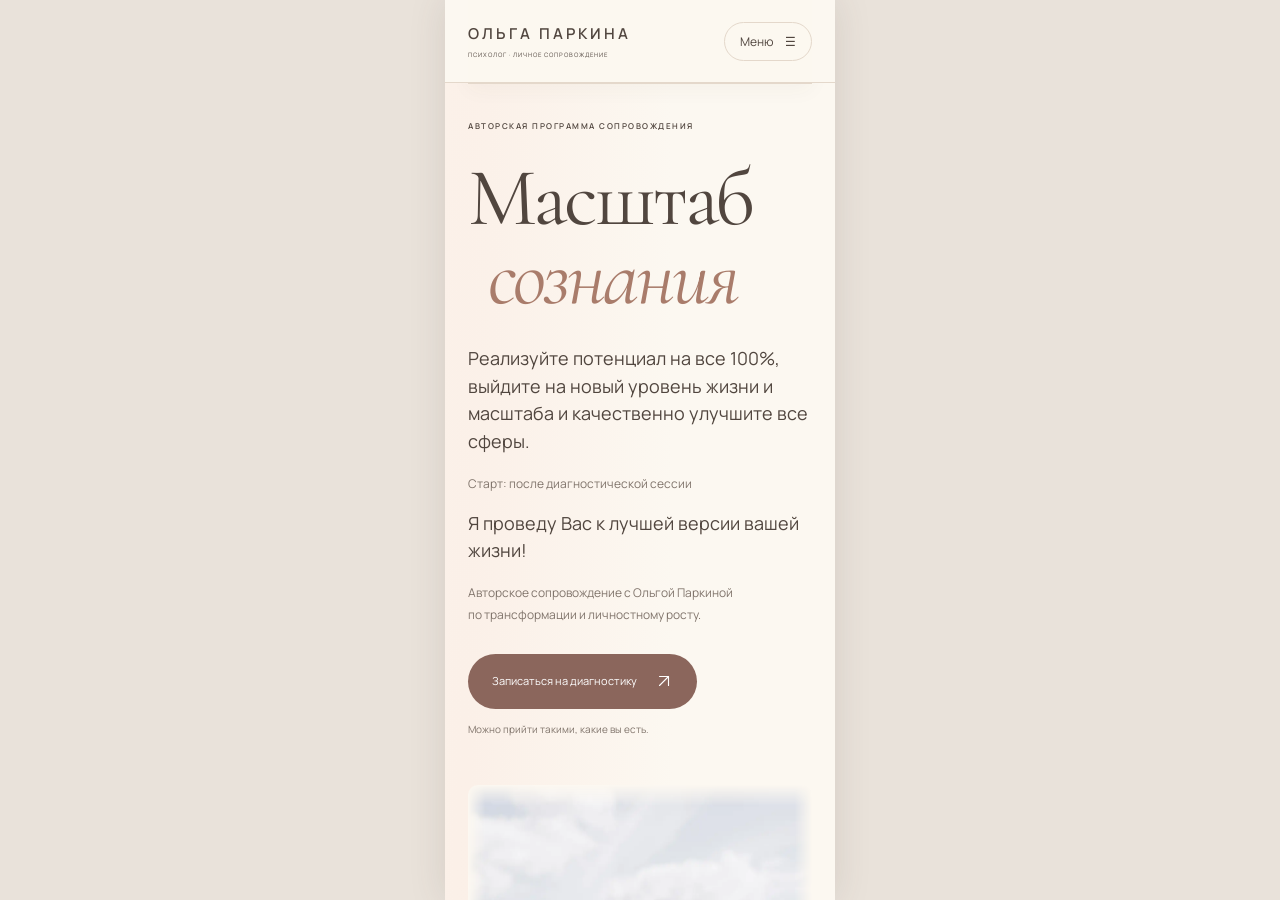
<file: mobile-preview.html>
<!doctype html><html lang="ru"><meta charset="utf-8"><meta name="viewport" content="width=device-width,initial-scale=1"><title>Мобильный предпросмотр — Ольга Паркина</title><style>body{margin:0;background:#e9e2da;display:flex;justify-content:center;height:100vh}iframe{width:390px;max-width:100%;height:100%;border:0;background:#fcf8f1;box-shadow:0 0 35px #51463f22}</style><iframe src="index.html" title="Мобильная версия сайта"></iframe></html>
</file>
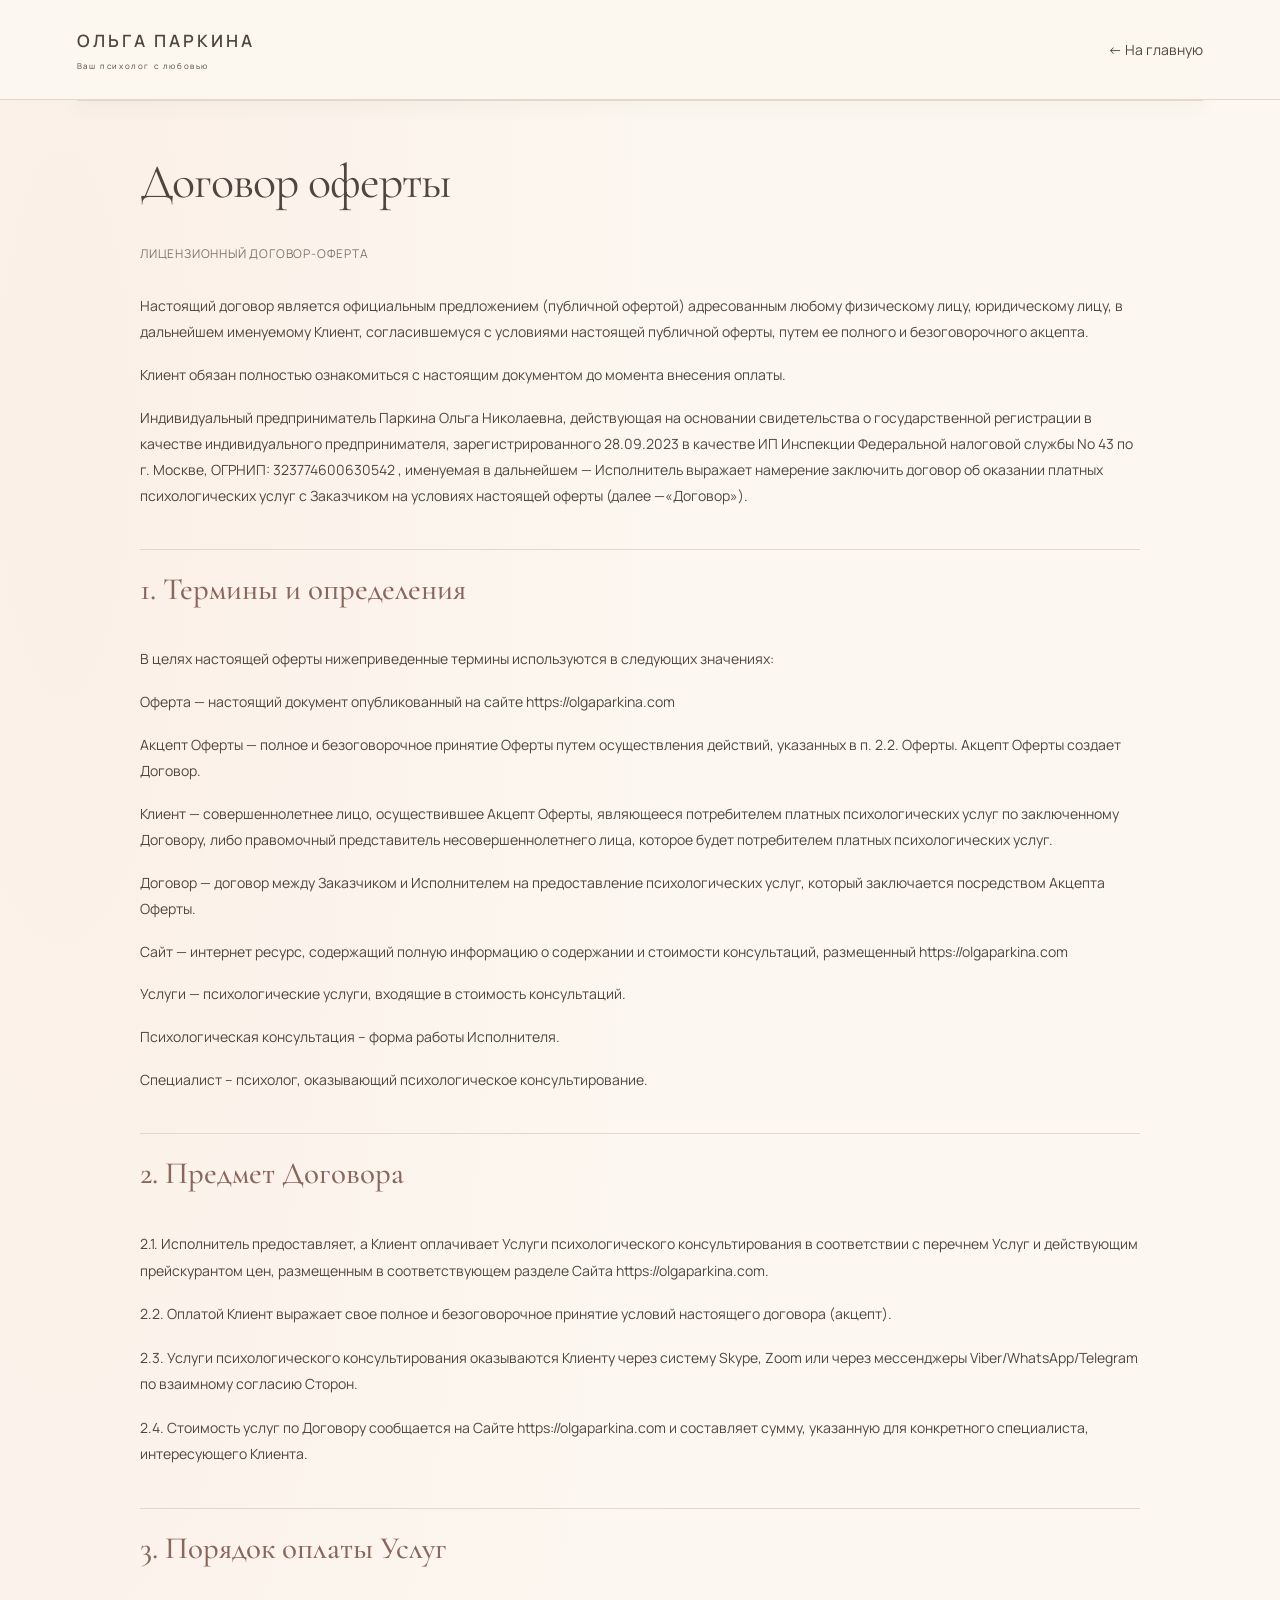
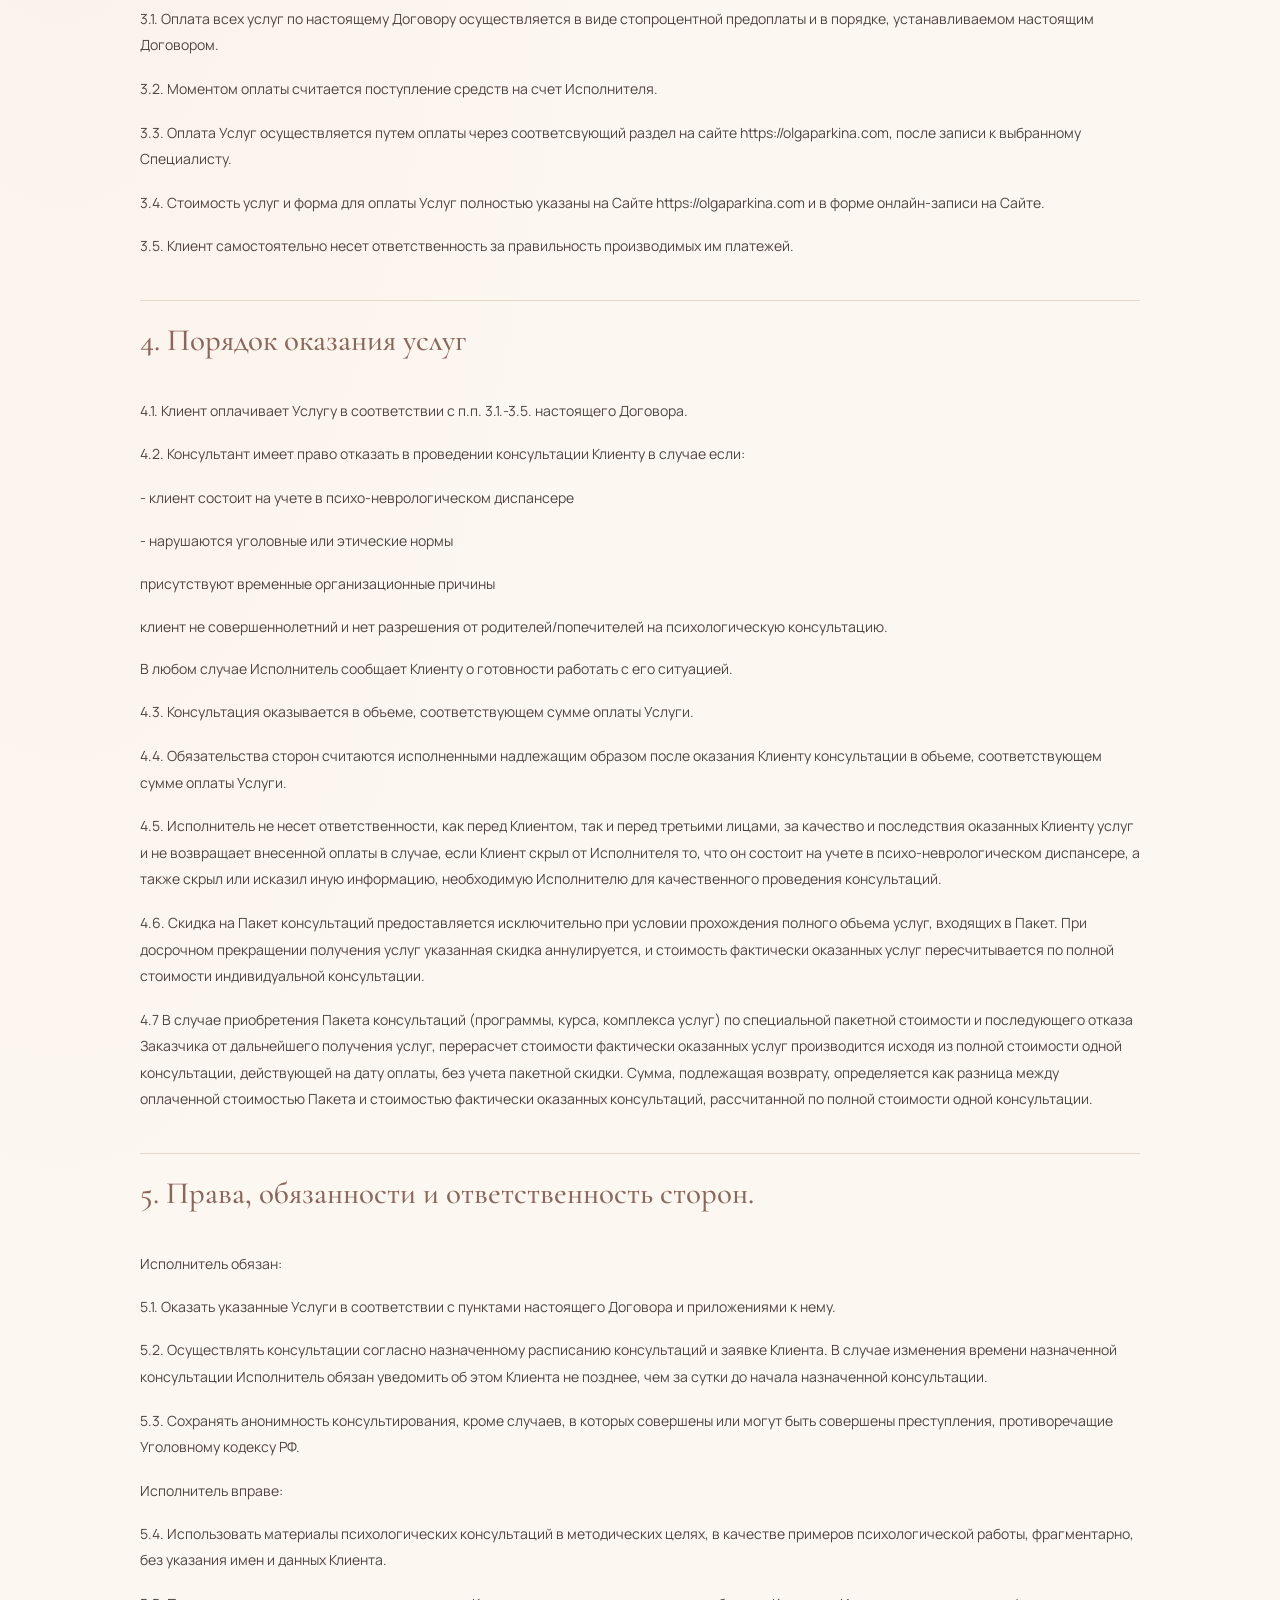
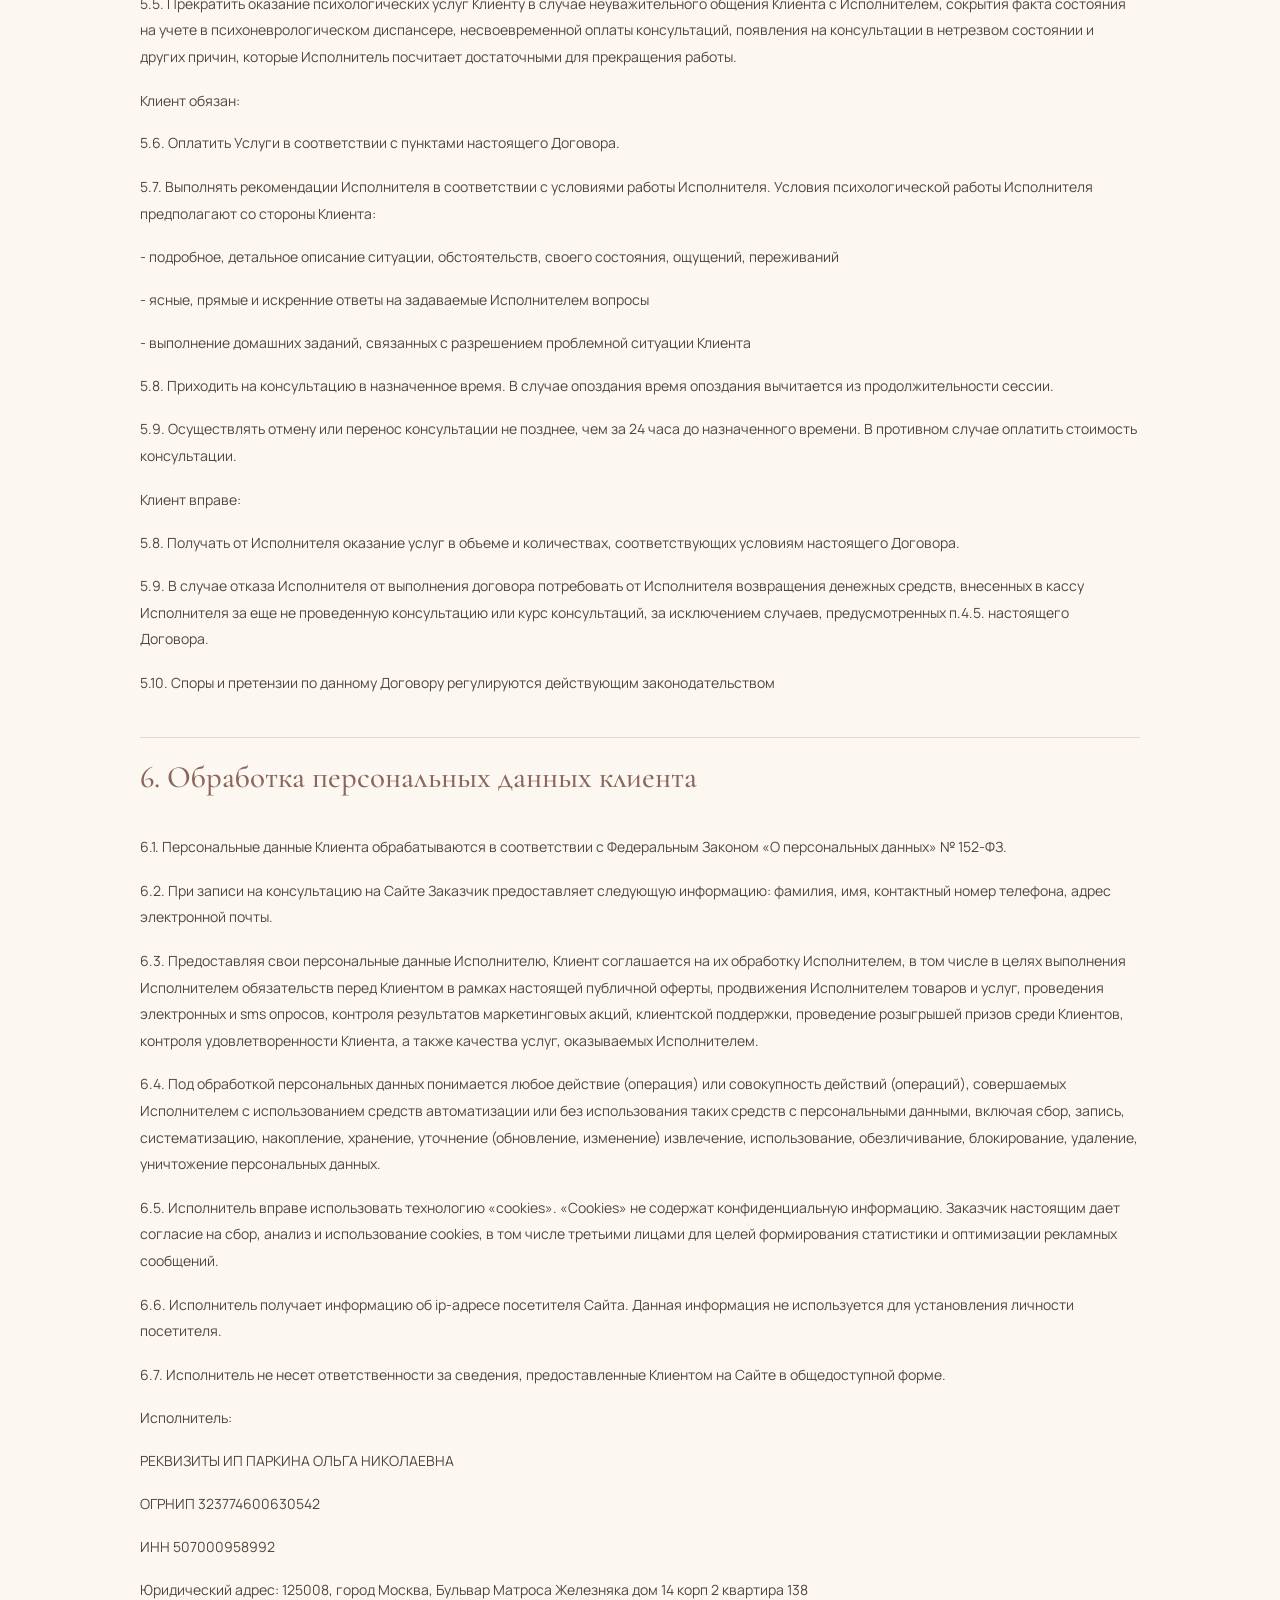
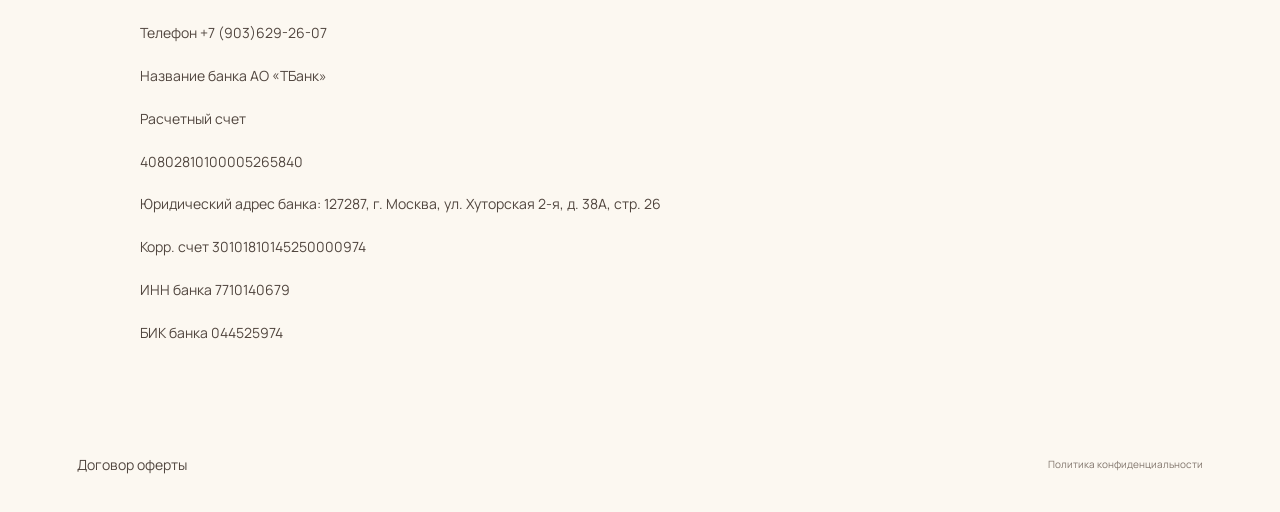
<file: offer.html>
<!doctype html><html lang="ru"><head><meta charset="utf-8"><meta name="viewport" content="width=device-width,initial-scale=1"><title>Договор оферты — Ольга Паркина</title><link rel="stylesheet" href="style.css"></head><body><header class="nav wrap"><a class="brand" href="index.html">ОЛЬГА ПАРКИНА<span>Ваш психолог с любовью</span></a><a href="index.html">← На главную</a></header><main class="legal-document wrap"><h1>Договор оферты</h1><div class="legal-text legal-formatted"><p class="legal-original-title">ЛИЦЕНЗИОННЫЙ ДОГОВОР-ОФЕРТА</p>
<p>Настоящий договор является официальным предложением (публичной офертой) адресованным любому физическому лицу, юридическому лицу, в дальнейшем именуемому Клиент, согласившемуся с условиями настоящей публичной оферты, путем ее полного и безоговорочного акцепта.</p>
<p>Клиент обязан полностью ознакомиться с настоящим документом до момента внесения оплаты.</p>
<p>Индивидуальный предприниматель Паркина Ольга Николаевна, действующая на основании свидетельства о государственной регистрации в качестве индивидуального предпринимателя, зарегистрированного 28.09.2023 в качестве ИП Инспекции Федеральной налоговой службы No 43 по г. Москве, ОГРНИП: 323774600630542 , именуемая в дальнейшем — Исполнитель выражает намерение заключить договор об оказании платных психологических услуг с Заказчиком на условиях настоящей оферты (далее —«Договор»).</p>
<h2 id="section-1" class="legal-section-heading">1. Термины и определения</h2>
<p>В целях настоящей оферты нижеприведенные термины используются в следующих значениях:</p>
<p>Оферта — настоящий документ опубликованный на сайте https://olgaparkina.com</p>
<p>Акцепт Оферты — полное и безоговорочное принятие Оферты путем осуществления действий, указанных в п. 2.2. Оферты. Акцепт Оферты создает Договор.</p>
<p>Клиент — совершеннолетнее лицо, осуществившее Акцепт Оферты, являющееся потребителем платных психологических услуг по заключенному Договору, либо правомочный представитель несовершеннолетнего лица, которое будет потребителем платных психологических услуг.</p>
<p>Договор — договор между Заказчиком и Исполнителем на предоставление психологических услуг, который заключается посредством Акцепта Оферты.</p>
<p>Сайт — интернет ресурс, содержащий полную информацию о содержании и стоимости консультаций, размещенный https://olgaparkina.com</p>
<p>Услуги — психологические услуги, входящие в стоимость консультаций.</p>
<p>Психологическая консультация – форма работы Исполнителя.</p>
<p>Специалист – психолог, оказывающий психологическое консультирование.</p>
<h2 id="section-2" class="legal-section-heading">2. Предмет Договора</h2>
<p class="legal-clause">2.1. Исполнитель предоставляет, а Клиент оплачивает Услуги психологического консультирования в соответствии с перечнем Услуг и действующим прейскурантом цен, размещенным в соответствующем разделе Сайта https://olgaparkina.com.</p>
<p class="legal-clause">2.2. Оплатой Клиент выражает свое полное и безоговорочное принятие условий настоящего договора (акцепт).</p>
<p class="legal-clause">2.3. Услуги психологического консультирования оказываются Клиенту через систему Skype, Zoom или через мессенджеры Viber/WhatsApp/Telegram по взаимному согласию Сторон.</p>
<p class="legal-clause">2.4. Стоимость услуг по Договору сообщается на Сайте https://olgaparkina.com и составляет сумму, указанную для конкретного специалиста, интересующего Клиента.</p>
<h2 id="section-3" class="legal-section-heading">3. Порядок оплаты Услуг</h2>
<p class="legal-clause">3.1. Оплата всех услуг по настоящему Договору осуществляется в виде стопроцентной предоплаты и в порядке, устанавливаемом настоящим Договором.</p>
<p class="legal-clause">3.2. Моментом оплаты считается поступление средств на счет Исполнителя.</p>
<p class="legal-clause">3.3. Оплата Услуг осуществляется путем оплаты через соответсвующий раздел на сайте https://olgaparkina.com, после записи к выбранному Специалисту.</p>
<p class="legal-clause">3.4. Стоимость услуг и форма для оплаты Услуг полностью указаны на Сайте https://olgaparkina.com и в форме онлайн-записи на Сайте.</p>
<p class="legal-clause">3.5. Клиент самостоятельно несет ответственность за правильность производимых им платежей.</p>
<h2 id="section-4" class="legal-section-heading">4. Порядок оказания услуг</h2>
<p class="legal-clause">4.1. Клиент оплачивает Услугу в соответствии с п.п. 3.1.-3.5. настоящего Договора.</p>
<p class="legal-clause">4.2. Консультант имеет право отказать в проведении консультации Клиенту в случае если:</p>
<p>- клиент состоит на учете в психо-неврологическом диспансере</p>
<p>- нарушаются уголовные или этические нормы</p>
<p>присутствуют временные организационные причины</p>
<p>клиент не совершеннолетний и нет разрешения от родителей/попечителей на психологическую консультацию.</p>
<p>В любом случае Исполнитель сообщает Клиенту о готовности работать с его ситуацией.</p>
<p class="legal-clause">4.3. Консультация оказывается в объеме, соответствующем сумме оплаты Услуги.</p>
<p class="legal-clause">4.4. Обязательства сторон считаются исполненными надлежащим образом после оказания Клиенту консультации в объеме, соответствующем сумме оплаты Услуги.</p>
<p class="legal-clause">4.5. Исполнитель не несет ответственности, как перед Клиентом, так и перед третьими лицами, за качество и последствия оказанных Клиенту услуг и не возвращает внесенной оплаты в случае, если Клиент скрыл от Исполнителя то, что он состоит на учете в психо-неврологическом диспансере, а также скрыл или исказил иную информацию, необходимую Исполнителю для качественного проведения консультаций.</p>
<p class="legal-clause">4.6. Скидка на Пакет консультаций предоставляется исключительно при условии прохождения полного объема услуг, входящих в Пакет. При досрочном прекращении получения услуг указанная скидка аннулируется, и стоимость фактически оказанных услуг пересчитывается по полной стоимости индивидуальной консультации.</p>
<p class="legal-clause">4.7 В случае приобретения Пакета консультаций (программы, курса, комплекса услуг) по специальной пакетной стоимости и последующего отказа Заказчика от дальнейшего получения услуг, перерасчет стоимости фактически оказанных услуг производится исходя из полной стоимости одной консультации, действующей на дату оплаты, без учета пакетной скидки. Сумма, подлежащая возврату, определяется как разница между оплаченной стоимостью Пакета и стоимостью фактически оказанных консультаций, рассчитанной по полной стоимости одной консультации.</p>
<h2 id="section-5" class="legal-section-heading">5. Права, обязанности и ответственность сторон.</h2>
<p>Исполнитель обязан:</p>
<p class="legal-clause">5.1. Оказать указанные Услуги в соответствии с пунктами настоящего Договора и приложениями к нему.</p>
<p class="legal-clause">5.2. Осуществлять консультации согласно назначенному расписанию консультаций и заявке Клиента. В случае изменения времени назначенной консультации Исполнитель обязан уведомить об этом Клиента не позднее, чем за сутки до начала назначенной консультации.</p>
<p class="legal-clause">5.3. Сохранять анонимность консультирования, кроме случаев, в которых совершены или могут быть совершены преступления, противоречащие Уголовному кодексу РФ.</p>
<p>Исполнитель вправе:</p>
<p class="legal-clause">5.4. Использовать материалы психологических консультаций в методических целях, в качестве примеров психологической работы, фрагментарно, без указания имен и данных Клиента.</p>
<p class="legal-clause">5.5. Прекратить оказание психологических услуг Клиенту в случае неуважительного общения Клиента с Исполнителем, сокрытия факта состояния на учете в психоневрологическом диспансере, несвоевременной оплаты консультаций, появления на консультации в нетрезвом состоянии и других причин, которые Исполнитель посчитает достаточными для прекращения работы.</p>
<p>Клиент обязан:</p>
<p class="legal-clause">5.6. Оплатить Услуги в соответствии с пунктами настоящего Договора.</p>
<p class="legal-clause">5.7. Выполнять рекомендации Исполнителя в соответствии с условиями работы Исполнителя. Условия психологической работы Исполнителя предполагают со стороны Клиента:</p>
<p>- подробное, детальное описание ситуации, обстоятельств, своего состояния, ощущений, переживаний</p>
<p>- ясные, прямые и искренние ответы на задаваемые Исполнителем вопросы</p>
<p>- выполнение домашних заданий, связанных с разрешением проблемной ситуации Клиента</p>
<p class="legal-clause">5.8. Приходить на консультацию в назначенное время. В случае опоздания время опоздания вычитается из продолжительности сессии.</p>
<p class="legal-clause">5.9. Осуществлять отмену или перенос консультации не позднее, чем за 24 часа до назначенного времени. В противном случае оплатить стоимость консультации.</p>
<p>Клиент вправе:</p>
<p class="legal-clause">5.8. Получать от Исполнителя оказание услуг в объеме и количествах, соответствующих условиям настоящего Договора.</p>
<p class="legal-clause">5.9. В случае отказа Исполнителя от выполнения договора потребовать от Исполнителя возвращения денежных средств, внесенных в кассу Исполнителя за еще не проведенную консультацию или курс консультаций, за исключением случаев, предусмотренных п.4.5. настоящего Договора.</p>
<p class="legal-clause">5.10. Споры и претензии по данному Договору регулируются действующим законодательством</p>
<h2 id="section-6" class="legal-section-heading">6. Обработка персональных данных клиента</h2>
<p class="legal-clause">6.1. Персональные данные Клиента обрабатываются в соответствии с Федеральным Законом «О персональных данных» № 152-ФЗ.</p>
<p class="legal-clause">6.2. При записи на консультацию на Сайте Заказчик предоставляет следующую информацию: фамилия, имя, контактный номер телефона, адрес электронной почты.</p>
<p class="legal-clause">6.3. Предоставляя свои персональные данные Исполнителю, Клиент соглашается на их обработку Исполнителем, в том числе в целях выполнения Исполнителем обязательств перед Клиентом в рамках настоящей публичной оферты, продвижения Исполнителем товаров и услуг, проведения электронных и sms опросов, контроля результатов маркетинговых акций, клиентской поддержки, проведение розыгрышей призов среди Клиентов, контроля удовлетворенности Клиента, а также качества услуг, оказываемых Исполнителем.</p>
<p class="legal-clause">6.4. Под обработкой персональных данных понимается любое действие (операция) или совокупность действий (операций), совершаемых Исполнителем с использованием средств автоматизации или без использования таких средств с персональными данными, включая сбор, запись, систематизацию, накопление, хранение, уточнение (обновление, изменение) извлечение, использование, обезличивание, блокирование, удаление, уничтожение персональных данных.</p>
<p class="legal-clause">6.5. Исполнитель вправе использовать технологию «cookies». «Cookies» не содержат конфиденциальную информацию. Заказчик настоящим дает согласие на сбор, анализ и использование cookies, в том числе третьими лицами для целей формирования статистики и оптимизации рекламных сообщений.</p>
<p class="legal-clause">6.6. Исполнитель получает информацию об ip-адресе посетителя Сайта. Данная информация не используется для установления личности посетителя.</p>
<p class="legal-clause">6.7. Исполнитель не несет ответственности за сведения, предоставленные Клиентом на Сайте в общедоступной форме.</p>
<p>Исполнитель:</p>
<p>РЕКВИЗИТЫ ИП ПАРКИНА ОЛЬГА НИКОЛАЕВНА</p>
<p>ОГРНИП 323774600630542</p>
<p>ИНН 507000958992</p>
<p>Юридический адрес: 125008, город Москва, Бульвар Матроса Железняка дом 14 корп 2 квартира 138</p>
<p>Телефон +7 (903)629-26-07</p>
<p>Название банка АО «ТБанк»</p>
<p>Расчетный счет</p>
<p>40802810100005265840</p>
<p>Юридический адрес банка: 127287, г. Москва, ул. Хуторская 2-я, д. 38А, стр. 26</p>
<p>Корр. счет 30101810145250000974</p>
<p>ИНН банка 7710140679</p>
<p>БИК банка 044525974</p>
</div></main><footer class="footer wrap"><a href="offer.html">Договор оферты</a><a href="privacy.html">Политика конфиденциальности</a></footer></body></html>
</file>
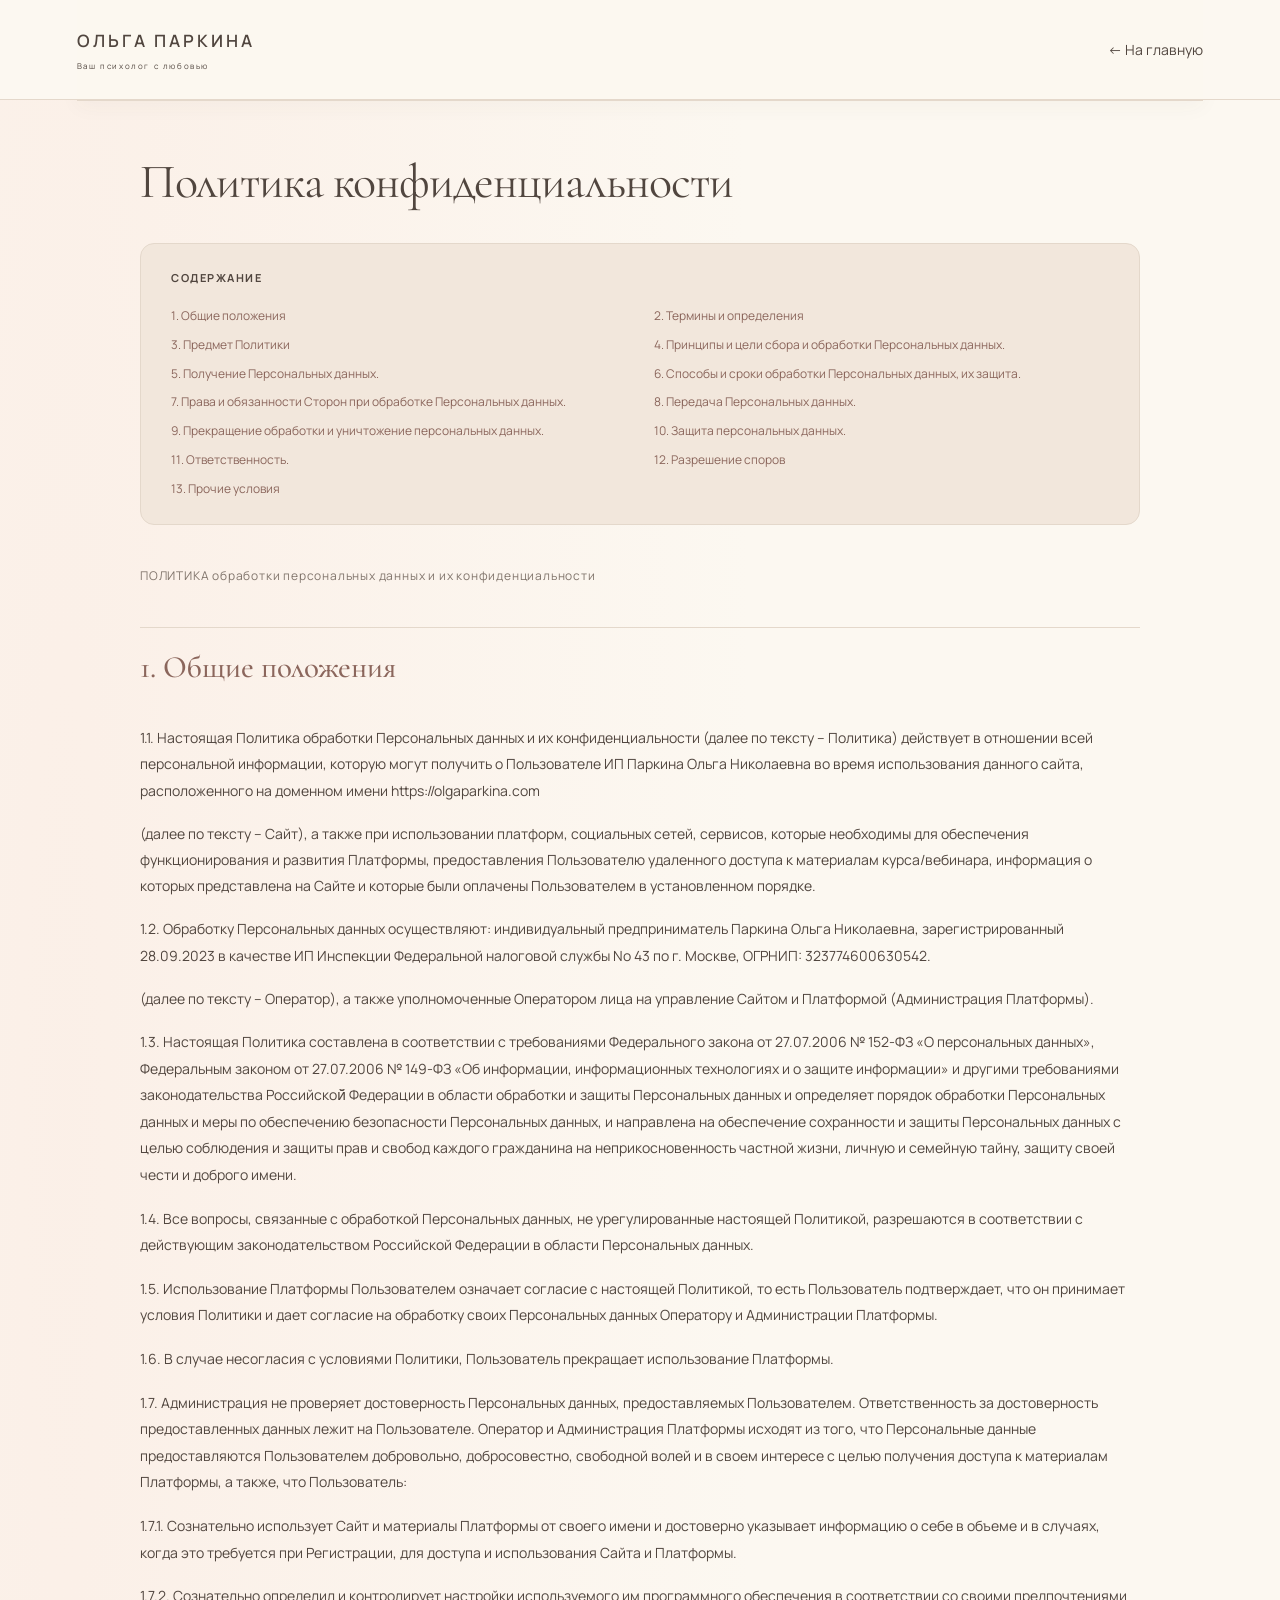
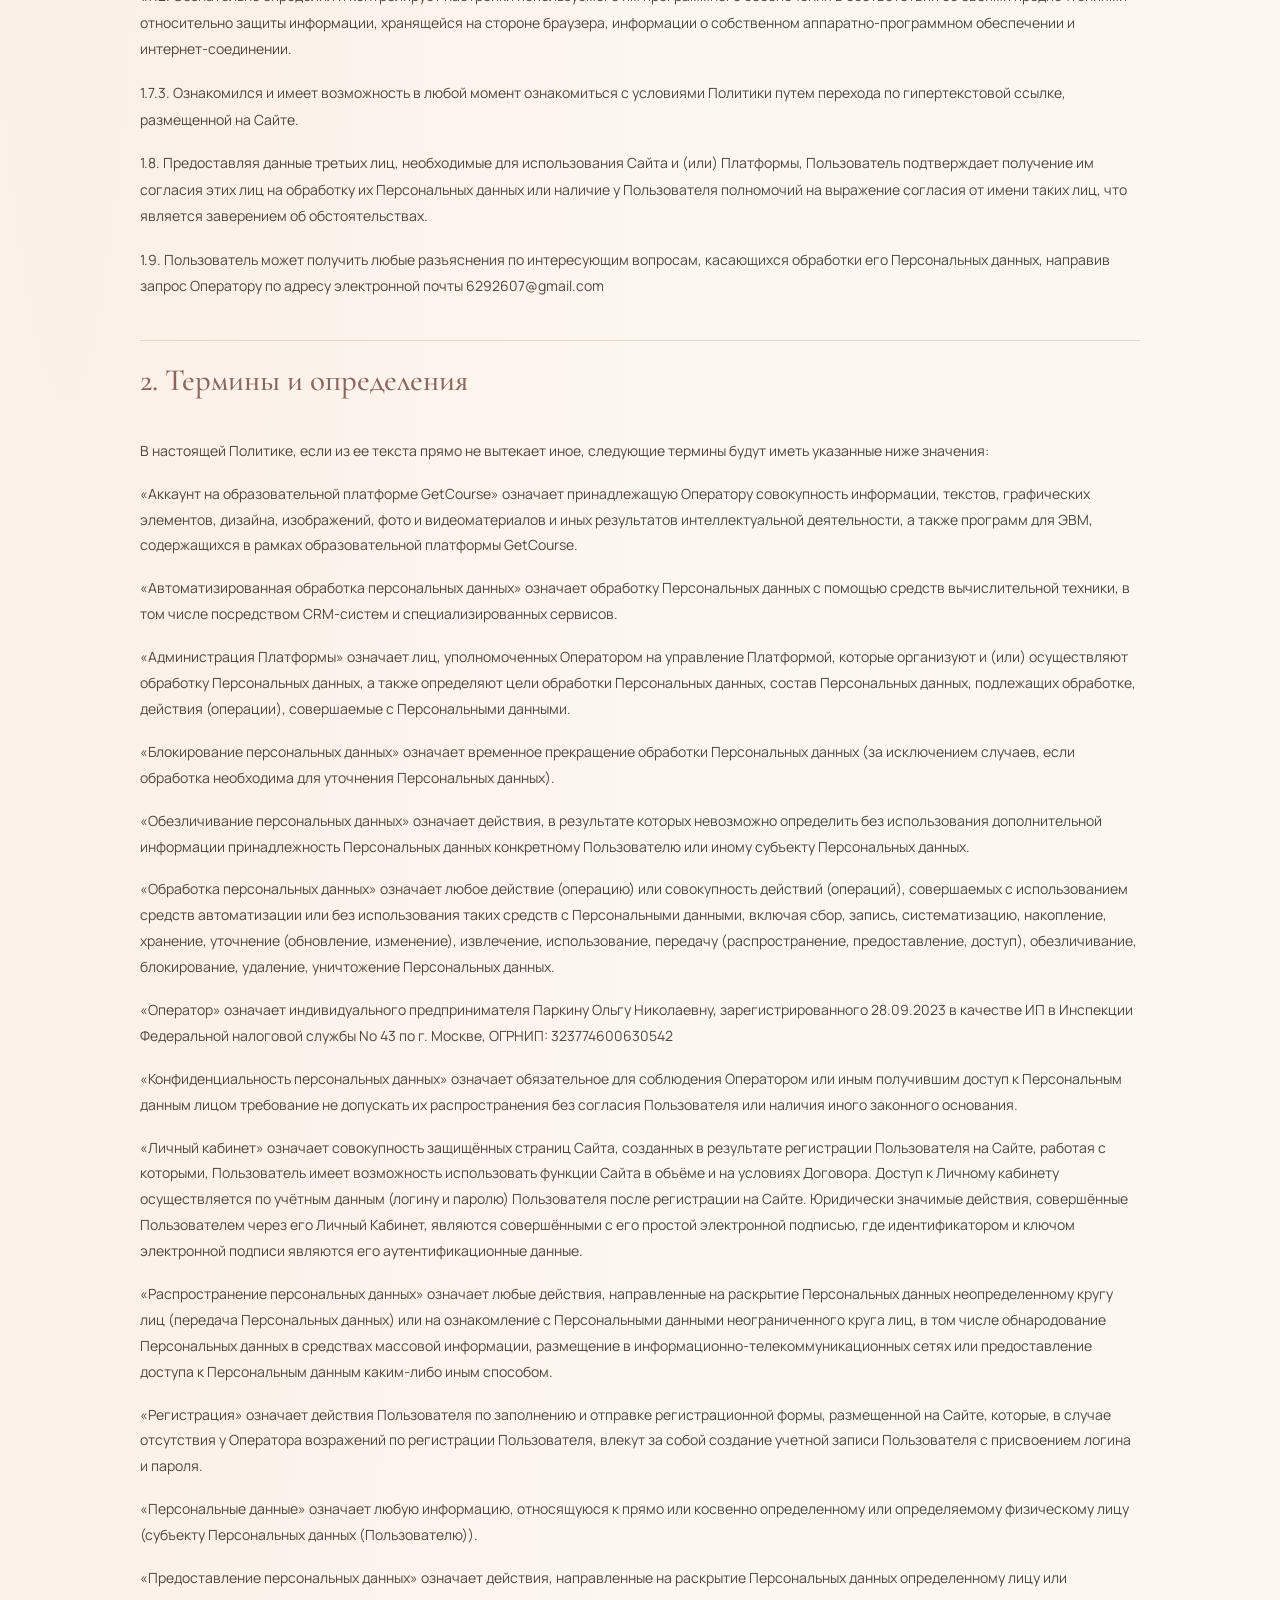
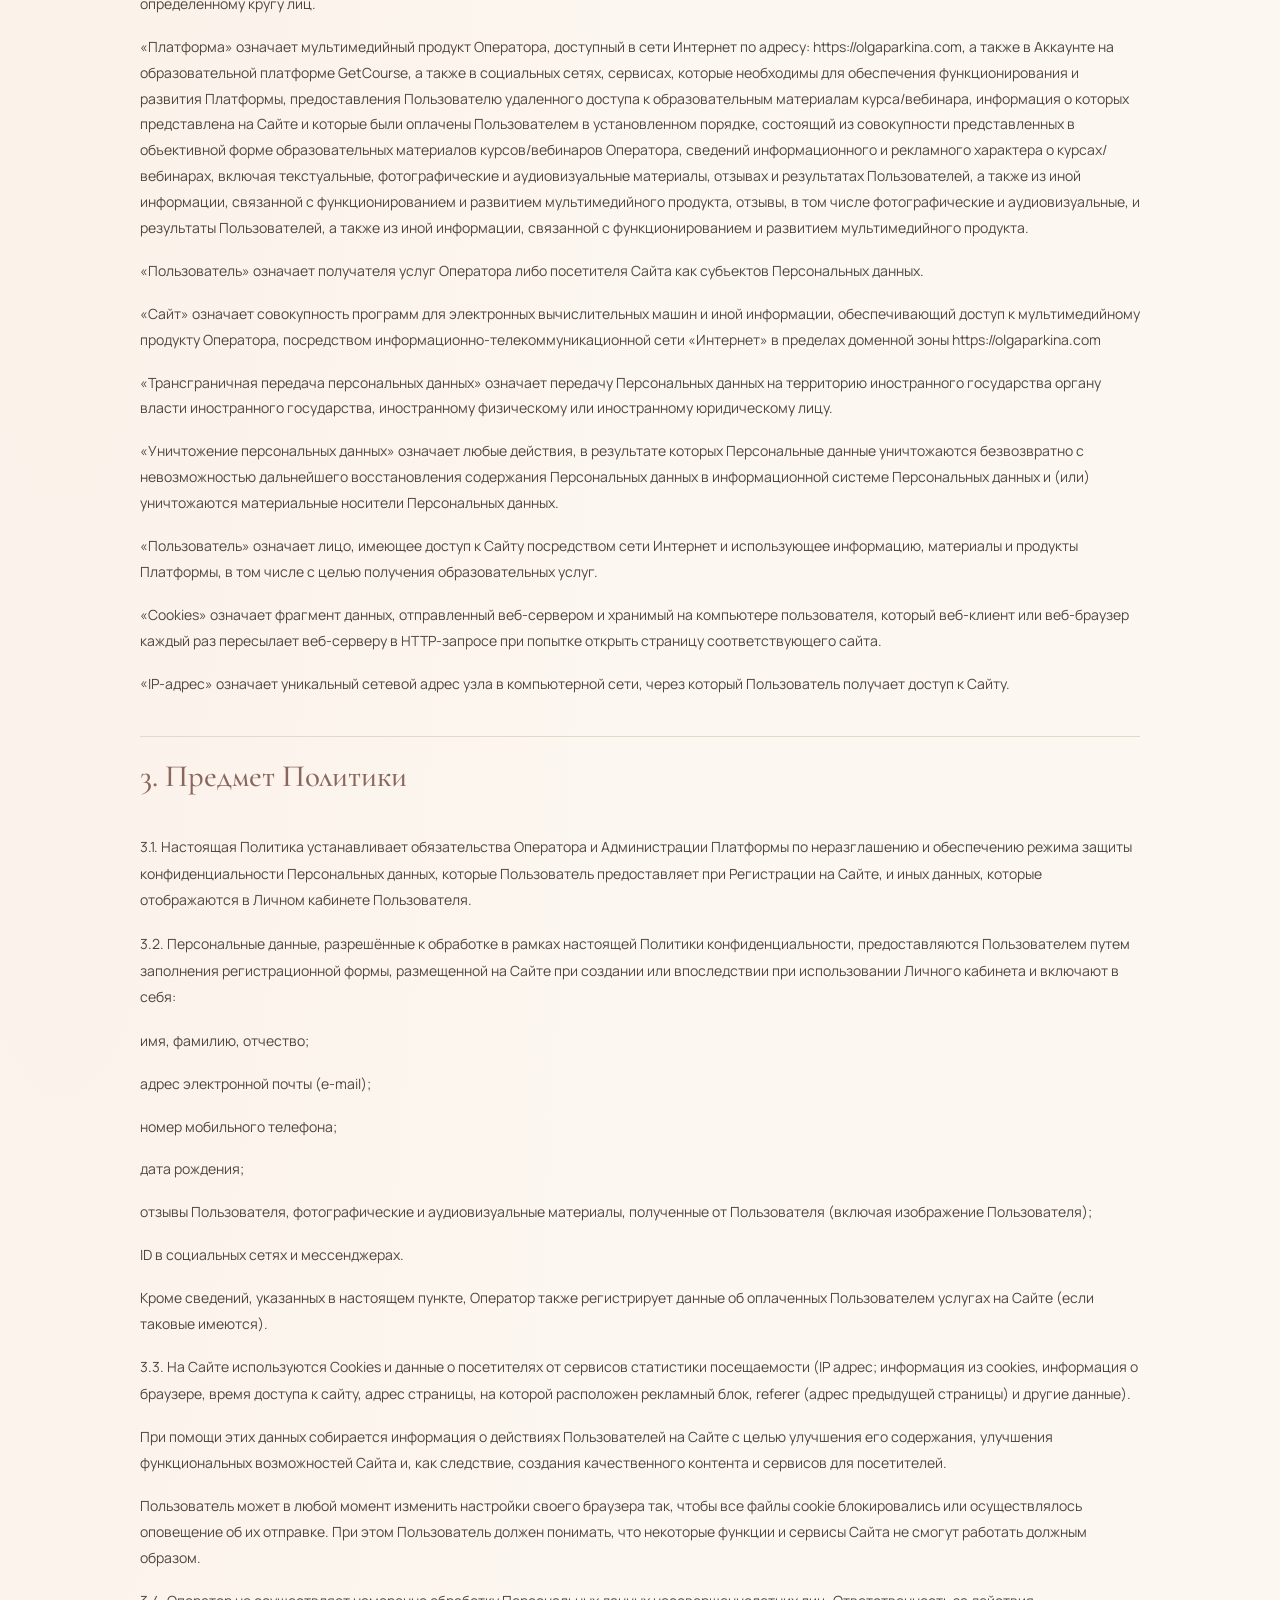
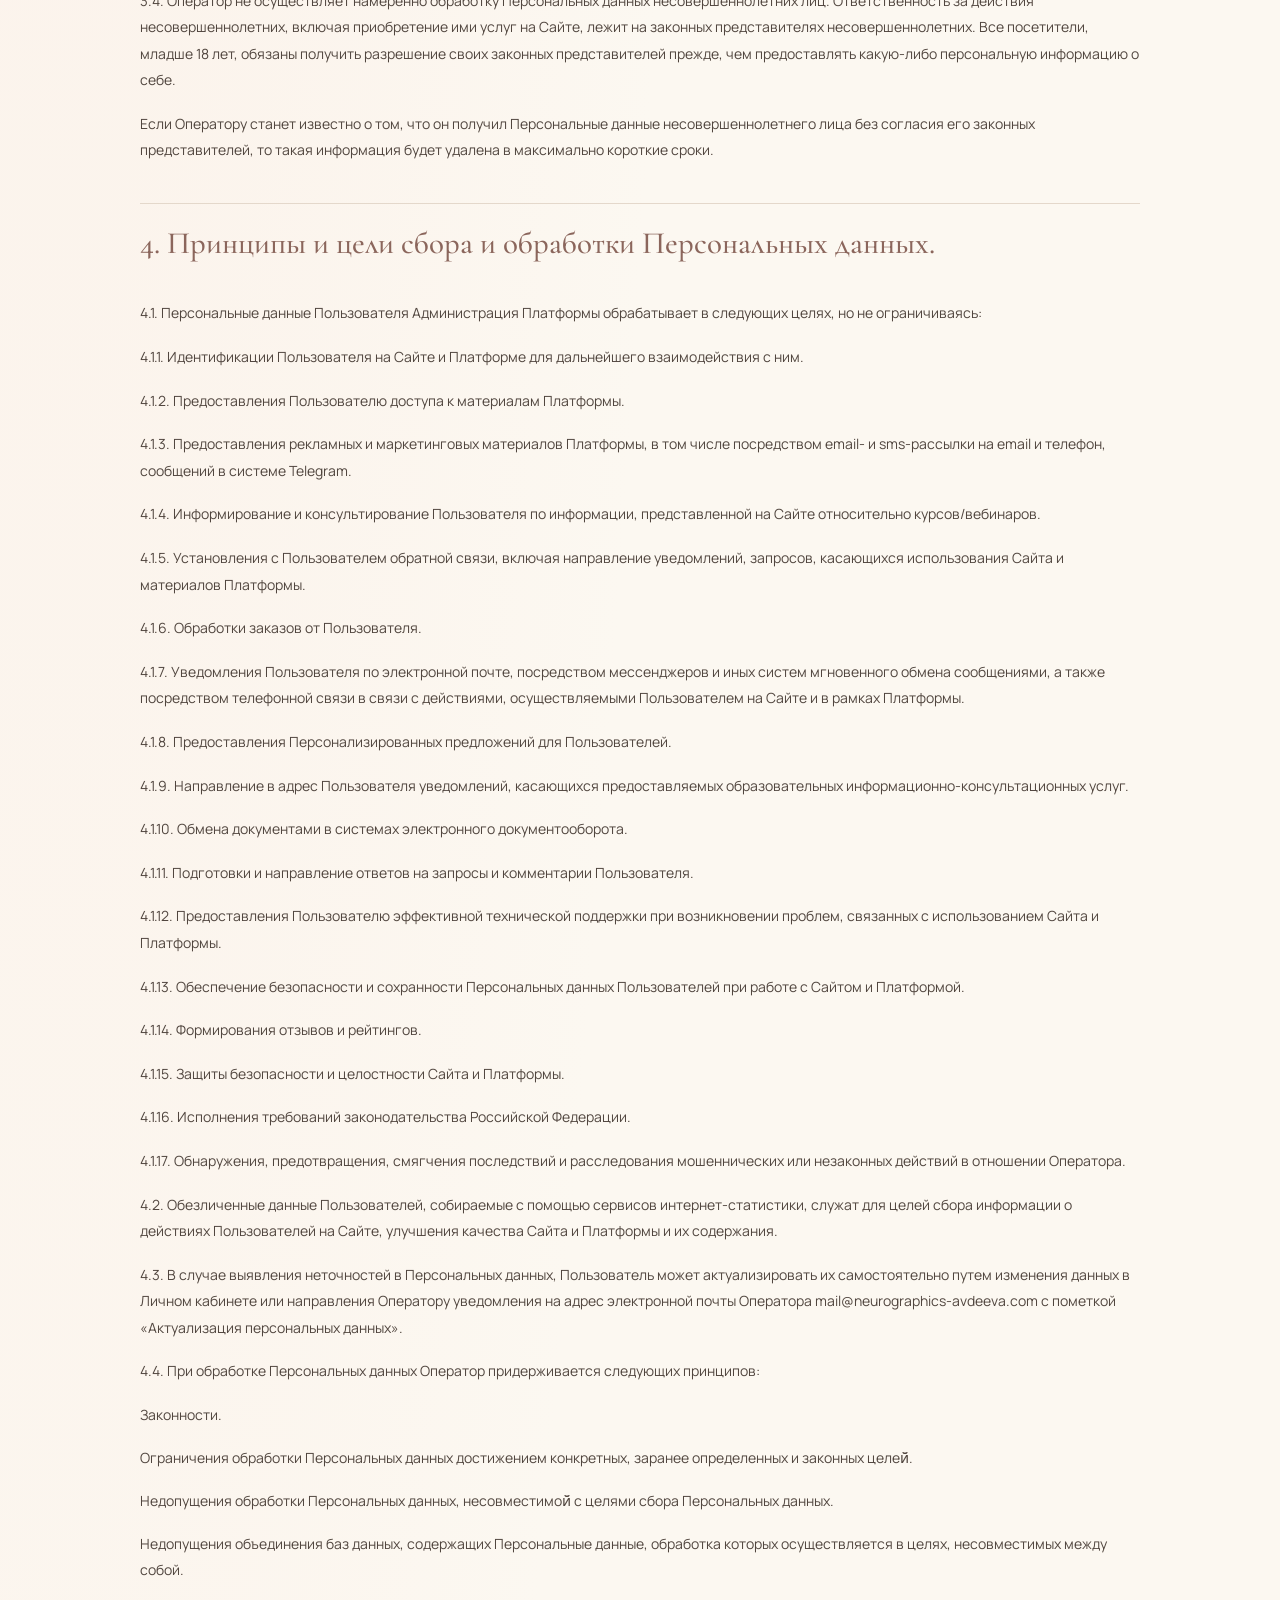
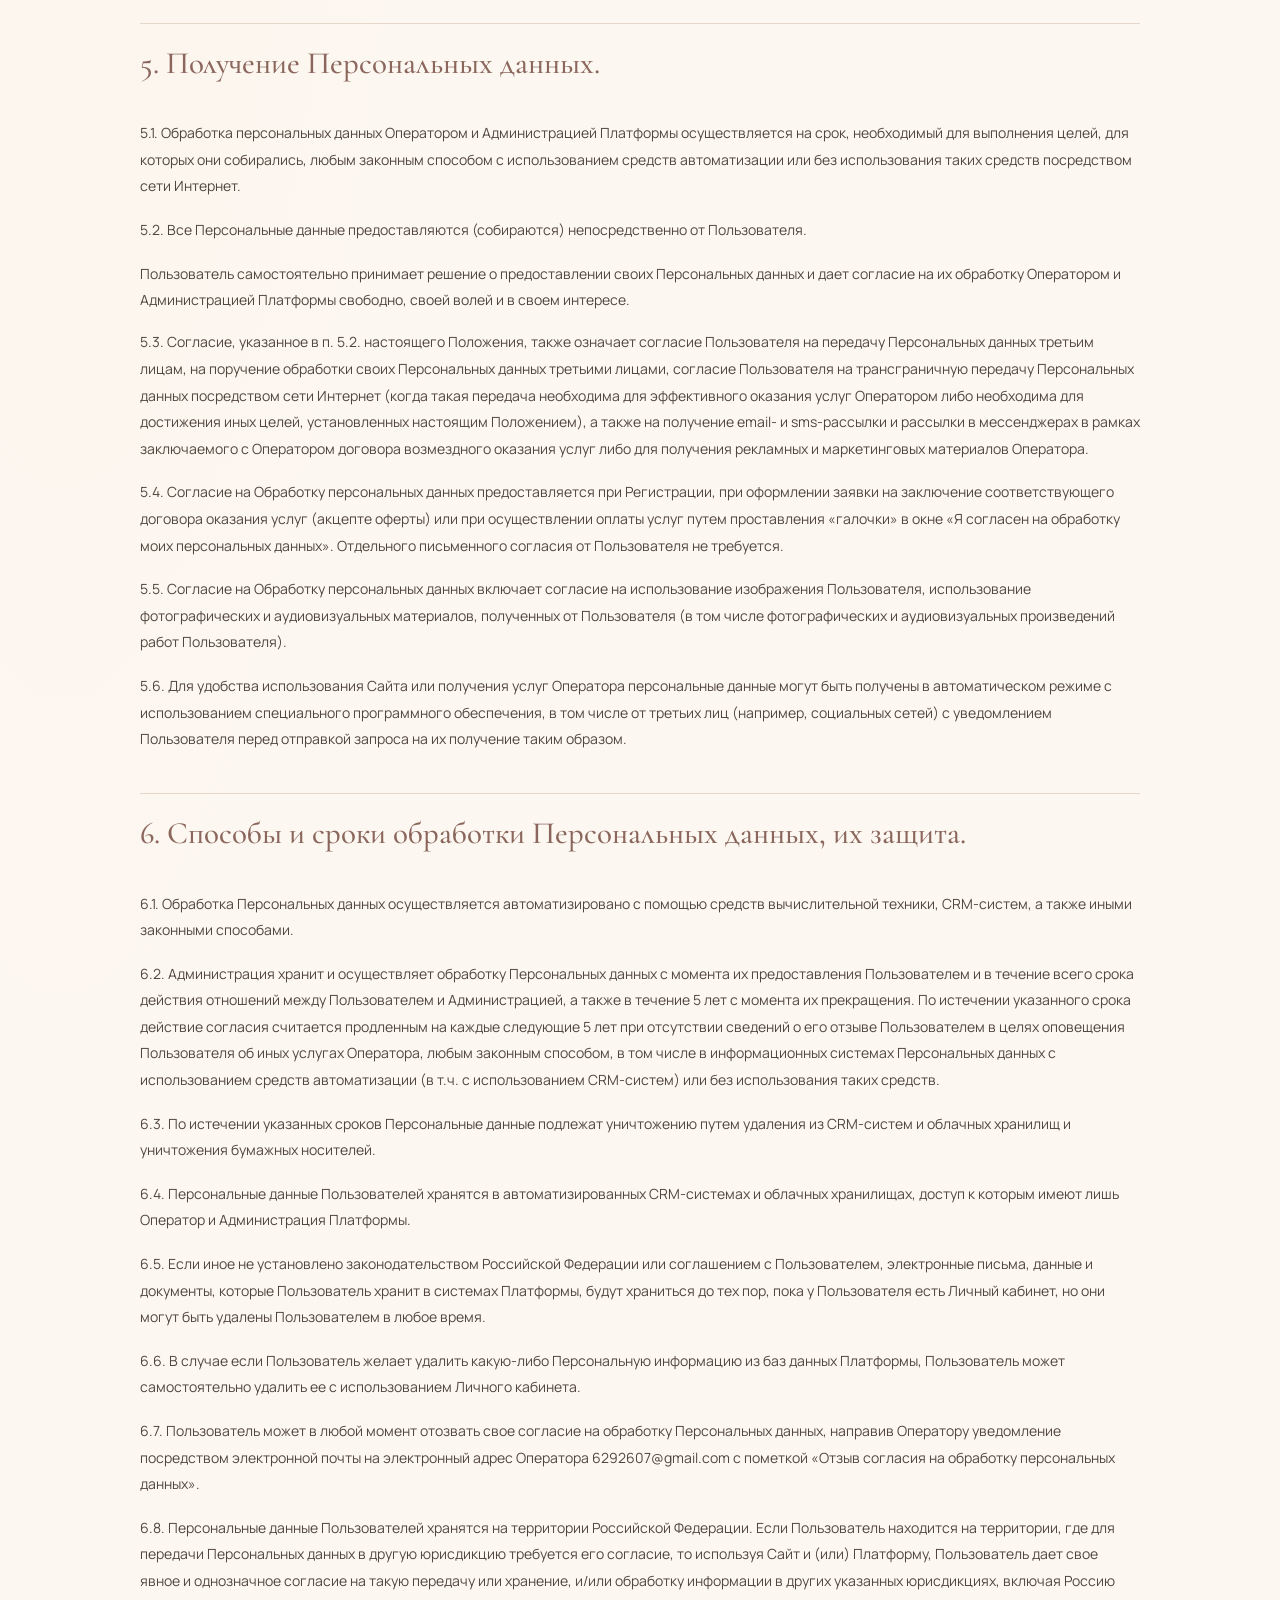
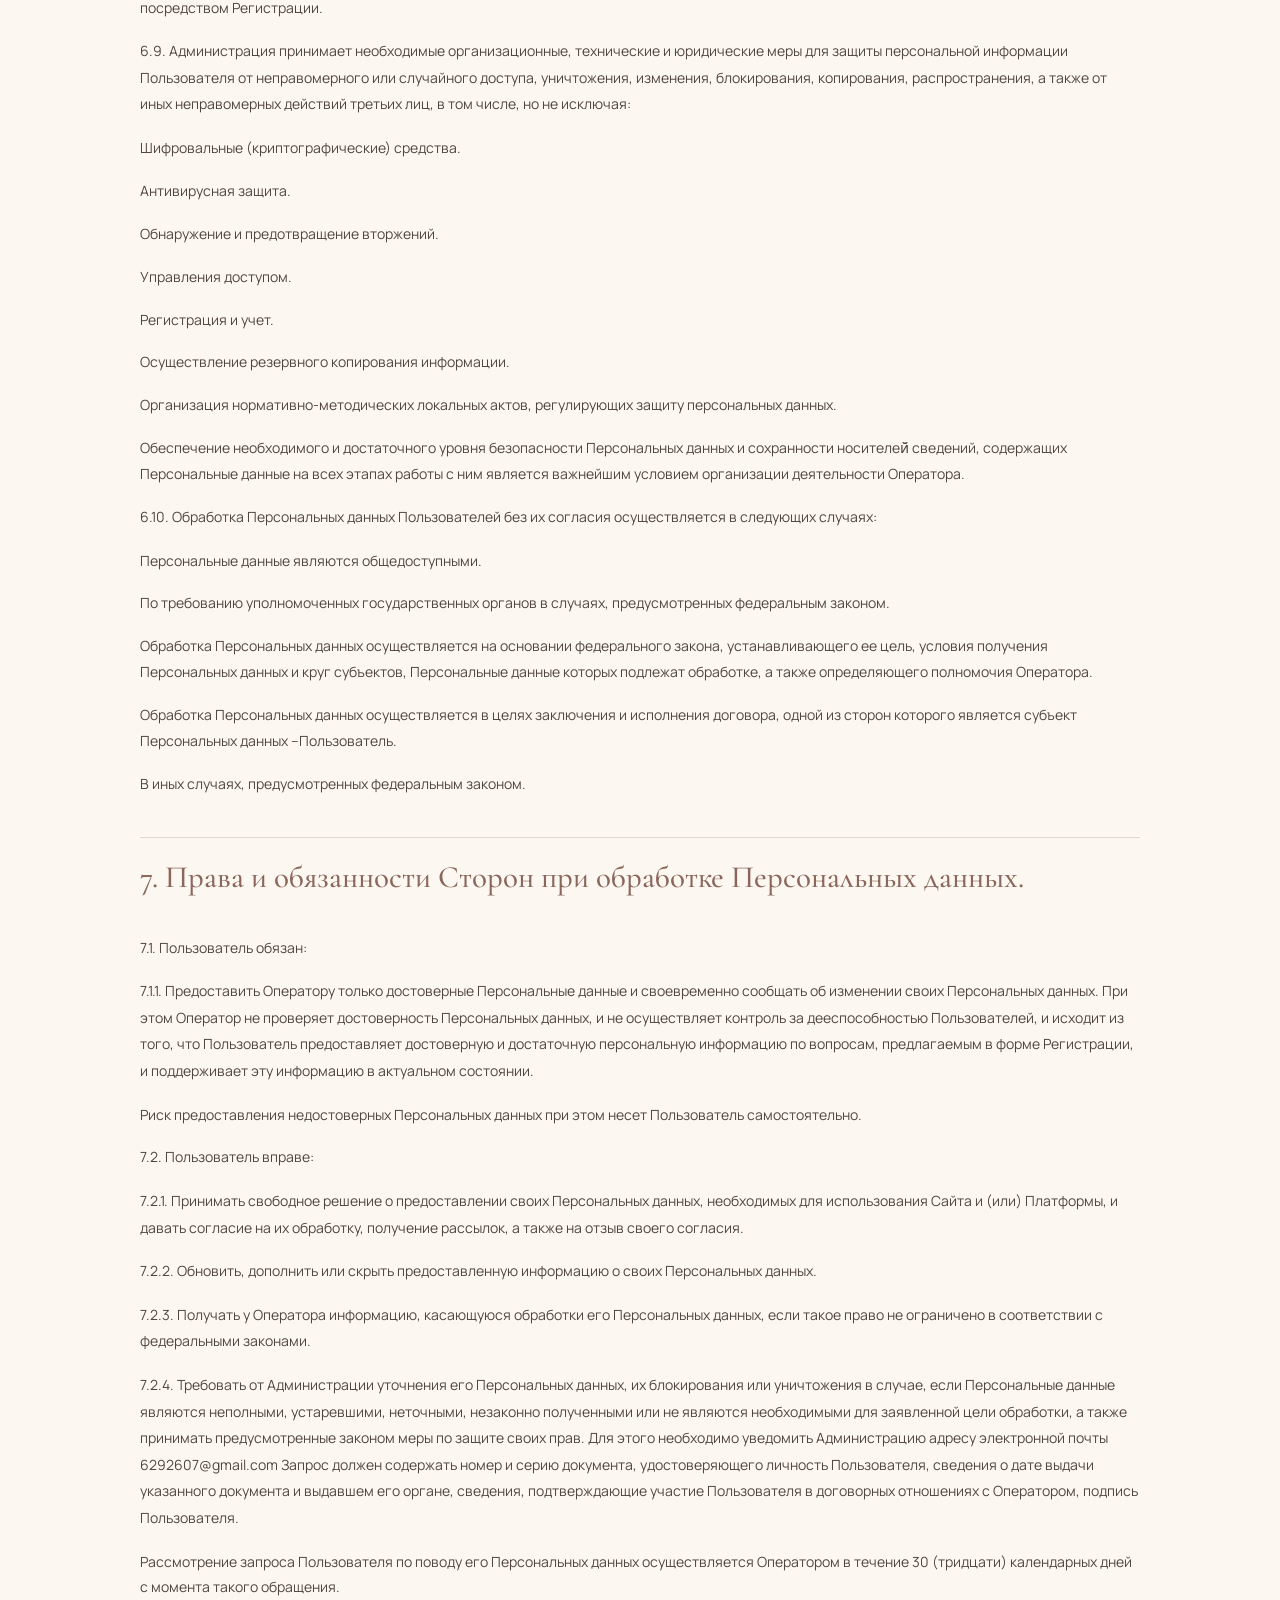
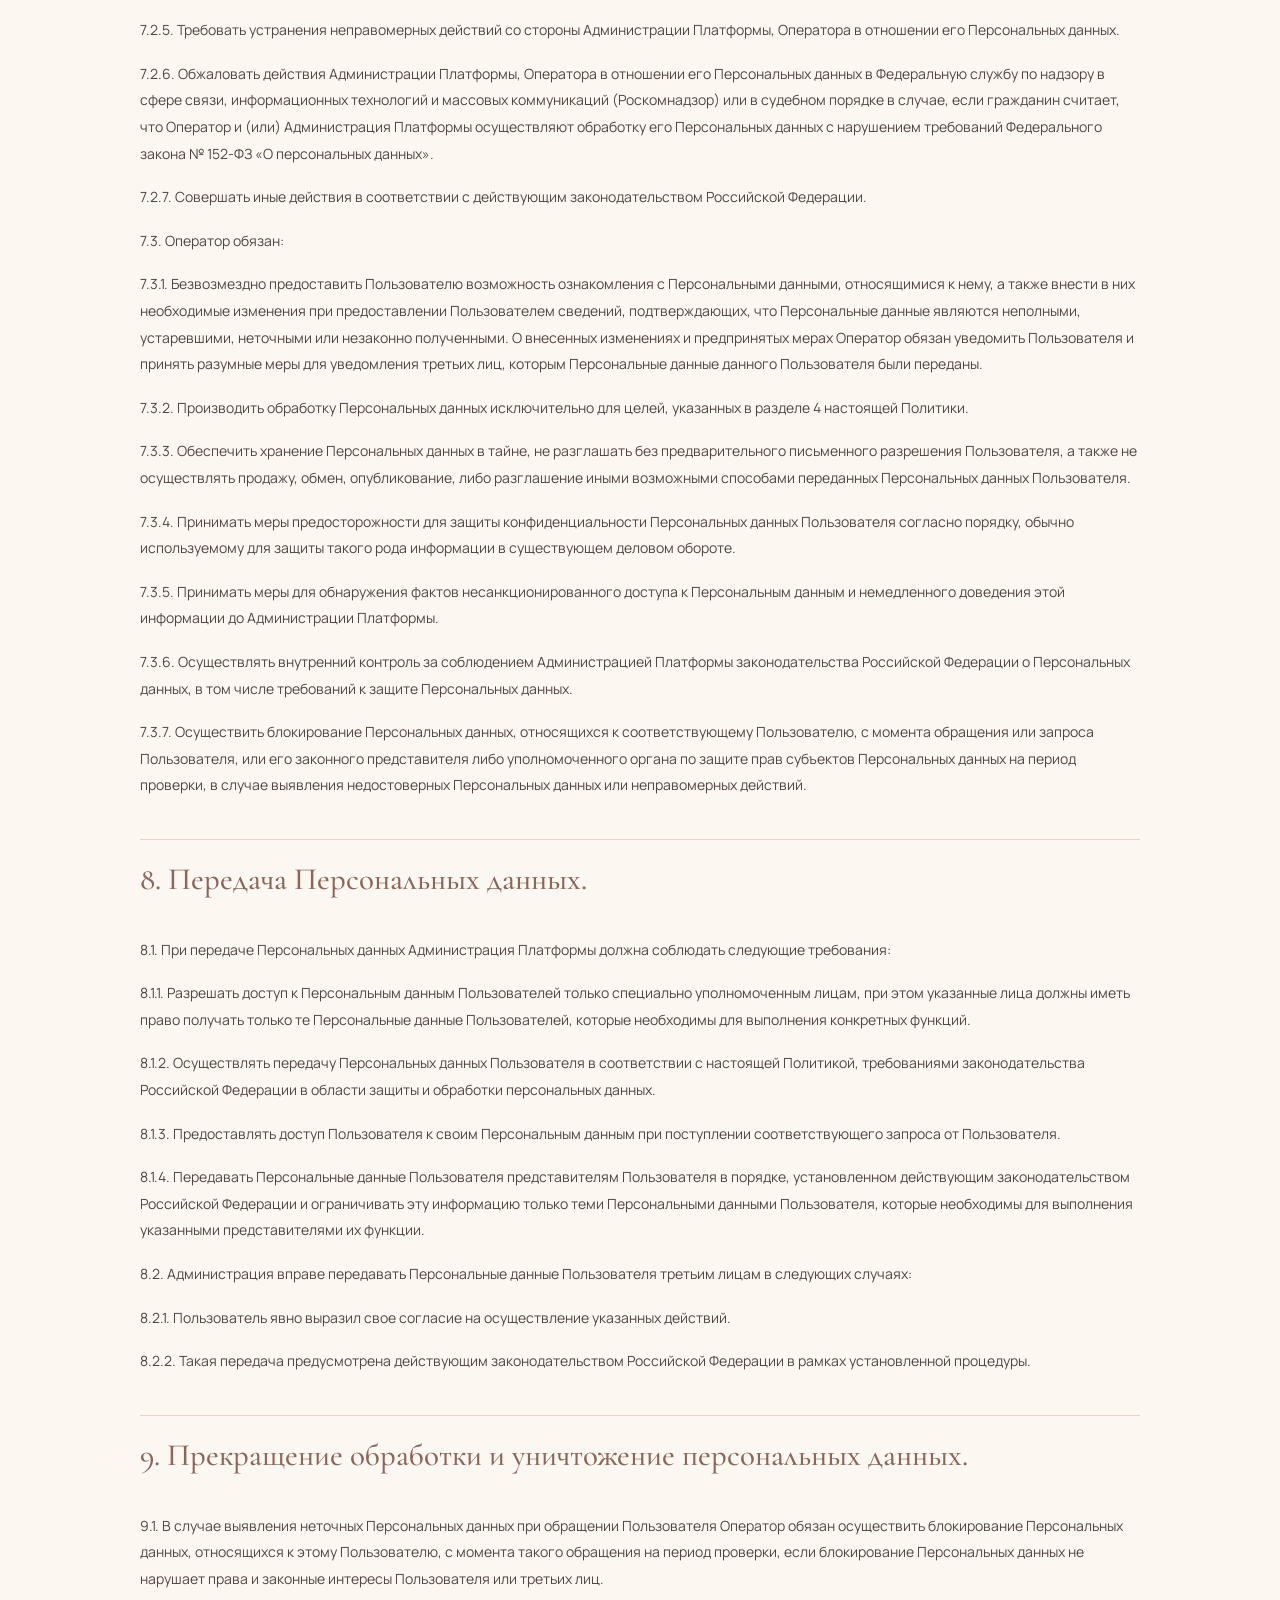
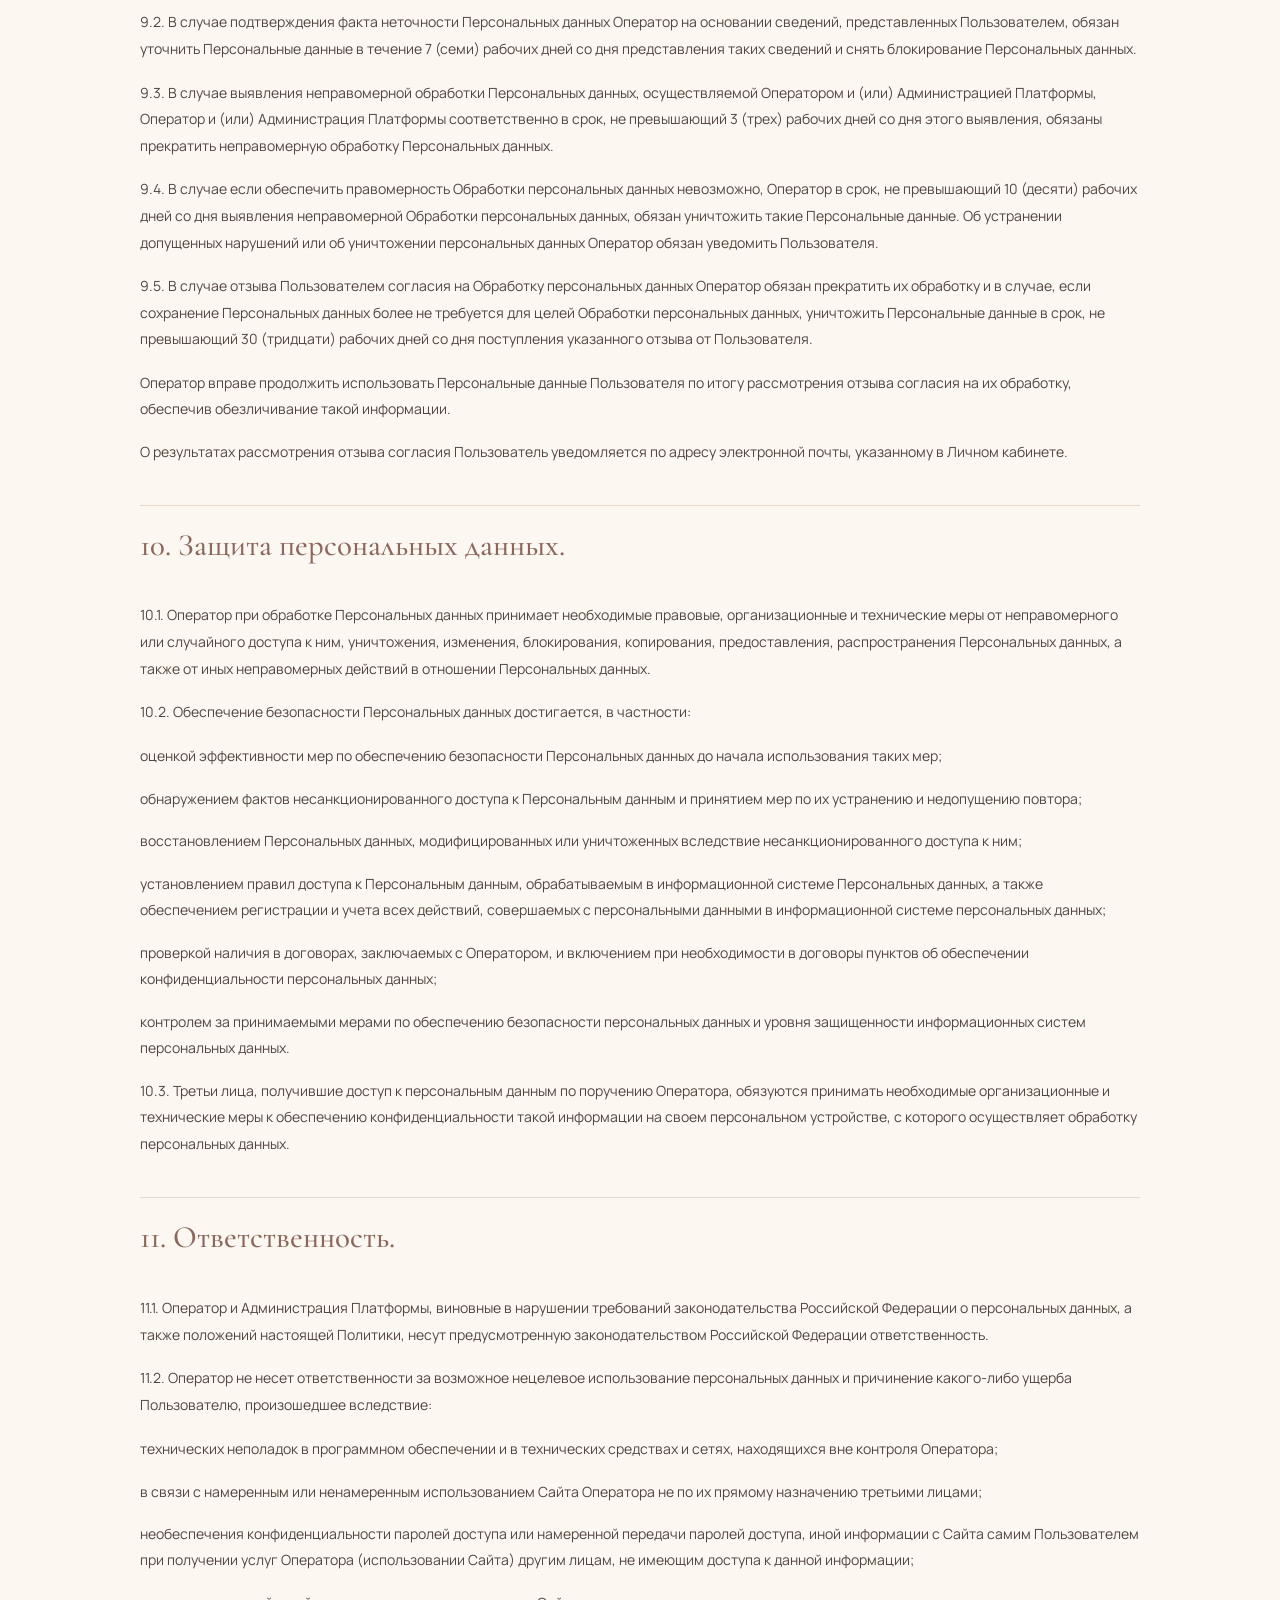
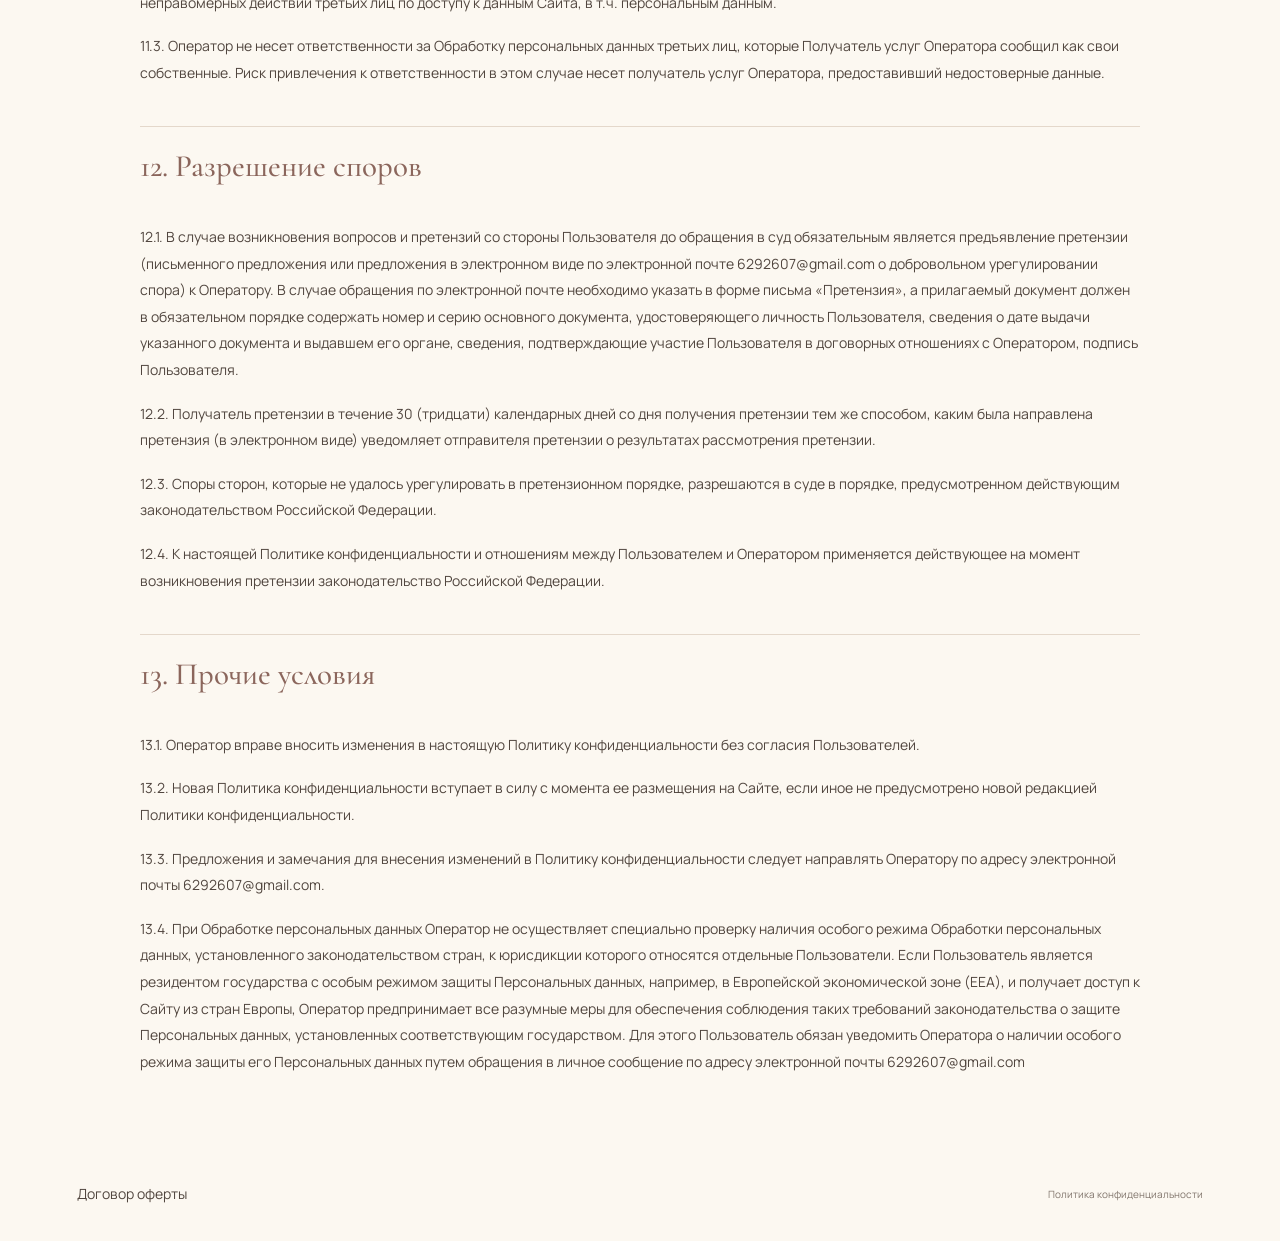
<file: privacy.html>
<!doctype html><html lang="ru"><head><meta charset="utf-8"><meta name="viewport" content="width=device-width,initial-scale=1"><title>Политика конфиденциальности — Ольга Паркина</title><link rel="stylesheet" href="style.css"></head><body><header class="nav wrap"><a class="brand" href="index.html">ОЛЬГА ПАРКИНА<span>Ваш психолог с любовью</span></a><a href="index.html">← На главную</a></header><main class="legal-document wrap"><h1>Политика конфиденциальности</h1><nav class="legal-toc" aria-label="Содержание документа"><p>Содержание</p><div><a href="#section-1">1. Общие положения</a><a href="#section-2">2. Термины и определения</a><a href="#section-3">3. Предмет Политики</a><a href="#section-4">4. Принципы и цели сбора и обработки Персональных данных.</a><a href="#section-5">5. Получение Персональных данных.</a><a href="#section-6">6. Способы и сроки обработки Персональных данных, их защита.</a><a href="#section-7">7. Права и обязанности Сторон при обработке Персональных данных.</a><a href="#section-8">8. Передача Персональных данных.</a><a href="#section-9">9. Прекращение обработки и уничтожение персональных данных.</a><a href="#section-10">10. Защита персональных данных.</a><a href="#section-11">11. Ответственность.</a><a href="#section-12">12. Разрешение споров</a><a href="#section-13">13. Прочие условия</a></div></nav><div class="legal-text legal-formatted"><p class="legal-original-title">ПОЛИТИКА обработки персональных данных и их конфиденциальности</p>
<h2 id="section-1" class="legal-section-heading">1. Общие положения</h2>
<p class="legal-clause">1.1. Настоящая Политика обработки Персональных данных и их конфиденциальности (далее по тексту – Политика) действует в отношении всей персональной информации, которую могут получить о Пользователе ИП Паркина Ольга Николаевна во время использования данного сайта, расположенного на доменном имени https://olgaparkina.com</p>
<p>(далее по тексту – Сайт), а также при использовании платформ, социальных сетей, сервисов, которые необходимы для обеспечения функционирования и развития Платформы, предоставления Пользователю удаленного доступа к материалам курса/вебинара, информация о которых представлена на Сайте и которые были оплачены Пользователем в установленном порядке.</p>
<p class="legal-clause">1.2. Обработку Персональных данных осуществляют: индивидуальный предприниматель Паркина Ольга Николаевна, зарегистрированный 28.09.2023 в качестве ИП Инспекции Федеральной налоговой службы No 43 по г. Москве, ОГРНИП: 323774600630542.</p>
<p>(далее по тексту – Оператор), а также уполномоченные Оператором лица на управление Сайтом и Платформой (Администрация Платформы).</p>
<p class="legal-clause">1.3. Настоящая Политика составлена в соответствии с требованиями Федерального закона от 27.07.2006 № 152-ФЗ «О персональных данных», Федеральным законом от 27.07.2006 № 149-ФЗ «Об информации, информационных технологиях и о защите информации» и другими требованиями законодательства Российской̆ Федерации в области обработки и защиты Персональных данных и определяет порядок обработки Персональных данных и меры по обеспечению безопасности Персональных данных, и направлена на обеспечение сохранности и защиты Персональных данных с целью соблюдения и защиты прав и свобод каждого гражданина на неприкосновенность частной жизни, личную и семейную тайну, защиту своей чести и доброго имени.</p>
<p class="legal-clause">1.4. Все вопросы, связанные с обработкой Персональных данных, не урегулированные настоящей Политикой, разрешаются в соответствии с действующим законодательством Российской Федерации в области Персональных данных.</p>
<p class="legal-clause">1.5. Использование Платформы Пользователем означает согласие с настоящей Политикой, то есть Пользователь подтверждает, что он принимает условия Политики и дает согласие на обработку своих Персональных данных Оператору и Администрации Платформы.</p>
<p class="legal-clause">1.6. В случае несогласия с условиями Политики, Пользователь прекращает использование Платформы.</p>
<p class="legal-clause">1.7. Администрация не проверяет достоверность Персональных данных, предоставляемых Пользователем. Ответственность за достоверность предоставленных данных лежит на Пользователе. Оператор и Администрация Платформы исходят из того, что Персональные данные предоставляются Пользователем добровольно, добросовестно, свободной волей и в своем интересе с целью получения доступа к материалам Платформы, а также, что Пользователь:</p>
<p class="legal-clause">1.7.1. Сознательно использует Сайт и материалы Платформы от своего имени и достоверно указывает информацию о себе в объеме и в случаях, когда это требуется при Регистрации, для доступа и использования Сайта и Платформы.</p>
<p class="legal-clause">1.7.2. Сознательно определил и контролирует настройки используемого им программного обеспечения в соответствии со своими предпочтениями относительно защиты информации, хранящейся на стороне браузера, информации о собственном аппаратно-программном обеспечении и интернет-соединении.</p>
<p class="legal-clause">1.7.3. Ознакомился и имеет возможность в любой момент ознакомиться с условиями Политики путем перехода по гипертекстовой ссылке, размещенной на Сайте.</p>
<p class="legal-clause">1.8. Предоставляя данные третьих лиц, необходимые для использования Сайта и (или) Платформы, Пользователь подтверждает получение им согласия этих лиц на обработку их Персональных данных или наличие у Пользователя полномочий на выражение согласия от имени таких лиц, что является заверением об обстоятельствах.</p>
<p class="legal-clause">1.9. Пользователь может получить любые разъяснения по интересующим вопросам, касающихся обработки его Персональных данных, направив запрос Оператору по адресу электронной почты 6292607@gmail.com</p>
<h2 id="section-2" class="legal-section-heading">2. Термины и определения</h2>
<p>В настоящей Политике, если из ее текста прямо не вытекает иное, следующие термины будут иметь указанные ниже значения:</p>
<p>«Аккаунт на образовательной платформе GetCourse» означает принадлежащую Оператору совокупность информации, текстов, графических элементов, дизайна, изображений, фото и видеоматериалов и иных результатов интеллектуальной деятельности, а также программ для ЭВМ, содержащихся в рамках образовательной платформы GetCourse.</p>
<p>«Автоматизированная обработка персональных данных» означает обработку Персональных данных с помощью средств вычислительной техники, в том числе посредством CRM-систем и специализированных сервисов.</p>
<p>«Администрация Платформы» означает лиц, уполномоченных Оператором на управление Платформой, которые организуют и (или) осуществляют обработку Персональных данных, а также определяют цели обработки Персональных данных, состав Персональных данных, подлежащих обработке, действия (операции), совершаемые с Персональными данными.</p>
<p>«Блокирование персональных данных» означает временное прекращение обработки Персональных данных (за исключением случаев, если обработка необходима для уточнения Персональных данных).</p>
<p>«Обезличивание персональных данных» означает действия, в результате которых невозможно определить без использования дополнительной информации принадлежность Персональных данных конкретному Пользователю или иному субъекту Персональных данных.</p>
<p>«Обработка персональных данных» означает любое действие (операцию) или совокупность действий (операций), совершаемых с использованием средств автоматизации или без использования таких средств с Персональными данными, включая сбор, запись, систематизацию, накопление, хранение, уточнение (обновление, изменение), извлечение, использование, передачу (распространение, предоставление, доступ), обезличивание, блокирование, удаление, уничтожение Персональных данных.</p>
<p>«Оператор» означает индивидуального предпринимателя Паркину Ольгу Николаевну, зарегистрированного 28.09.2023 в качестве ИП в Инспекции Федеральной налоговой службы No 43 по г. Москве, ОГРНИП: 323774600630542</p>
<p>«Конфиденциальность персональных данных» означает обязательное для соблюдения Оператором или иным получившим доступ к Персональным данным лицом требование не допускать их распространения без согласия Пользователя или наличия иного законного основания.</p>
<p>«Личный кабинет» означает совокупность защищённых страниц Сайта, созданных в результате регистрации Пользователя на Сайте, работая с которыми, Пользователь имеет возможность использовать функции Сайта в объёме и на условиях Договора. Доступ к Личному кабинету осуществляется по учётным данным (логину и паролю) Пользователя после регистрации на Сайте. Юридически значимые действия, совершённые Пользователем через его Личный Кабинет, являются совершёнными с его простой электронной подписью, где идентификатором и ключом электронной подписи являются его аутентификационные данные.</p>
<p>«Распространение персональных данных» означает любые действия, направленные на раскрытие Персональных данных неопределенному кругу лиц (передача Персональных данных) или на ознакомление с Персональными данными неограниченного круга лиц, в том числе обнародование Персональных данных в средствах массовой информации, размещение в информационно-телекоммуникационных сетях или предоставление доступа к Персональным данным каким-либо иным способом.</p>
<p>«Регистрация» означает действия Пользователя по заполнению и отправке регистрационной формы, размещенной на Сайте, которые, в случае отсутствия у Оператора возражений по регистрации Пользователя, влекут за собой создание учетной записи Пользователя с присвоением логина и пароля.</p>
<p>«Персональные данные» означает любую информацию, относящуюся к прямо или косвенно определенному или определяемому физическому лицу (субъекту Персональных данных (Пользователю)).</p>
<p>«Предоставление персональных данных» означает действия, направленные на раскрытие Персональных данных определенному лицу или определенному кругу лиц.</p>
<p>«Платформа» означает мультимедийный продукт Оператора, доступный в сети Интернет по адресу: https://olgaparkina.com, а также в Аккаунте на образовательной платформе GetCourse, а также в социальных сетях, сервисах, которые необходимы для обеспечения функционирования и развития Платформы, предоставления Пользователю удаленного доступа к образовательным материалам курса/вебинара, информация о которых представлена на Сайте и которые были оплачены Пользователем в установленном порядке, состоящий из совокупности представленных в объективной форме образовательных материалов курсов/вебинаров Оператора, сведений информационного и рекламного характера о курсах/вебинарах, включая текстуальные, фотографические и аудиовизуальные материалы, отзывах и результатах Пользователей, а также из иной информации, связанной с функционированием и развитием мультимедийного продукта, отзывы, в том числе фотографические и аудиовизуальные, и результаты Пользователей, а также из иной информации, связанной с функционированием и развитием мультимедийного продукта.</p>
<p>«Пользователь» означает получателя услуг Оператора либо посетителя Сайта как субъектов Персональных данных.</p>
<p>«Сайт» означает совокупность программ для электронных вычислительных машин и иной информации, обеспечивающий доступ к мультимедийному продукту Оператора, посредством информационно-телекоммуникационной сети «Интернет» в пределах доменной зоны https://olgaparkina.com</p>
<p>«Трансграничная передача персональных данных» означает передачу Персональных данных на территорию иностранного государства органу власти иностранного государства, иностранному физическому или иностранному юридическому лицу.</p>
<p>«Уничтожение персональных данных» означает любые действия, в результате которых Персональные данные уничтожаются безвозвратно с невозможностью дальнейшего восстановления содержания Персональных данных в информационной системе Персональных данных и (или) уничтожаются материальные носители Персональных данных.</p>
<p>«Пользователь» означает лицо, имеющее доступ к Сайту посредством сети Интернет и использующее информацию, материалы и продукты Платформы, в том числе с целью получения образовательных услуг.</p>
<p>«Cookies» означает фрагмент данных, отправленный веб-сервером и хранимый на компьютере пользователя, который веб-клиент или веб-браузер каждый раз пересылает веб-серверу в HTTP-запросе при попытке открыть страницу соответствующего сайта.</p>
<p>«IP-адрес» означает уникальный сетевой адрес узла в компьютерной сети, через который Пользователь получает доступ к Сайту.</p>
<h2 id="section-3" class="legal-section-heading">3. Предмет Политики</h2>
<p class="legal-clause">3.1. Настоящая Политика устанавливает обязательства Оператора и Администрации Платформы по неразглашению и обеспечению режима защиты конфиденциальности Персональных данных, которые Пользователь предоставляет при Регистрации на Сайте, и иных данных, которые отображаются в Личном кабинете Пользователя.</p>
<p class="legal-clause">3.2. Персональные данные, разрешённые к обработке в рамках настоящей Политики конфиденциальности, предоставляются Пользователем путем заполнения регистрационной формы, размещенной на Сайте при создании или впоследствии при использовании Личного кабинета и включают в себя:</p>
<p>имя, фамилию, отчество;</p>
<p>адрес электронной почты (e-mail);</p>
<p>номер мобильного телефона;</p>
<p>дата рождения;</p>
<p>отзывы Пользователя, фотографические и аудиовизуальные материалы, полученные от Пользователя (включая изображение Пользователя);</p>
<p>ID в социальных сетях и мессенджерах.</p>
<p>Кроме сведений, указанных в настоящем пункте, Оператор также регистрирует данные об оплаченных Пользователем услугах на Сайте (если таковые имеются).</p>
<p class="legal-clause">3.3. На Сайте используются Cookies и данные о посетителях от сервисов статистики посещаемости (IP адрес; информация из cookies, информация о браузере, время доступа к сайту, адрес страницы, на которой расположен рекламный блок, referer (адрес предыдущей страницы) и другие данные).</p>
<p>При помощи этих данных собирается информация о действиях Пользователей на Сайте с целью улучшения его содержания, улучшения функциональных возможностей Сайта и, как следствие, создания качественного контента и сервисов для посетителей.</p>
<p>Пользователь может в любой момент изменить настройки своего браузера так, чтобы все файлы cookie блокировались или осуществлялось оповещение об их отправке. При этом Пользователь должен понимать, что некоторые функции и сервисы Сайта не смогут работать должным образом.</p>
<p class="legal-clause">3.4. Оператор не осуществляет намеренно обработку Персональных данных несовершеннолетних лиц. Ответственность за действия несовершеннолетних, включая приобретение ими услуг на Сайте, лежит на законных представителях несовершеннолетних. Все посетители, младше 18 лет, обязаны получить разрешение своих законных представителей прежде, чем предоставлять какую-либо персональную информацию о себе.</p>
<p>Если Оператору станет известно о том, что он получил Персональные данные несовершеннолетнего лица без согласия его законных представителей, то такая информация будет удалена в максимально короткие сроки.</p>
<h2 id="section-4" class="legal-section-heading">4. Принципы и цели сбора и обработки Персональных данных.</h2>
<p class="legal-clause">4.1. Персональные данные Пользователя Администрация Платформы обрабатывает в следующих целях, но не ограничиваясь:</p>
<p class="legal-clause">4.1.1. Идентификации Пользователя на Сайте и Платформе для дальнейшего взаимодействия с ним.</p>
<p class="legal-clause">4.1.2. Предоставления Пользователю доступа к материалам Платформы.</p>
<p class="legal-clause">4.1.3. Предоставления рекламных и маркетинговых материалов Платформы, в том числе посредством email- и sms-рассылки на email и телефон, сообщений в системе Telegram.</p>
<p class="legal-clause">4.1.4. Информирование и консультирование Пользователя по информации, представленной на Сайте относительно курсов/вебинаров.</p>
<p class="legal-clause">4.1.5. Установления с Пользователем обратной связи, включая направление уведомлений, запросов, касающихся использования Сайта и материалов Платформы.</p>
<p class="legal-clause">4.1.6. Обработки заказов от Пользователя.</p>
<p class="legal-clause">4.1.7. Уведомления Пользователя по электронной почте, посредством мессенджеров и иных систем мгновенного обмена сообщениями, а также посредством телефонной связи в связи с действиями, осуществляемыми Пользователем на Сайте и в рамках Платформы.</p>
<p class="legal-clause">4.1.8. Предоставления Персонализированных предложений для Пользователей.</p>
<p class="legal-clause">4.1.9. Направление в адрес Пользователя уведомлений, касающихся предоставляемых образовательных информационно-консультационных услуг.</p>
<p class="legal-clause">4.1.10. Обмена документами в системах электронного документооборота.</p>
<p class="legal-clause">4.1.11. Подготовки и направление ответов на запросы и комментарии Пользователя.</p>
<p class="legal-clause">4.1.12. Предоставления Пользователю эффективной технической поддержки при возникновении проблем, связанных с использованием Сайта и Платформы.</p>
<p class="legal-clause">4.1.13. Обеспечение безопасности и сохранности Персональных данных Пользователей при работе с Сайтом и Платформой.</p>
<p class="legal-clause">4.1.14. Формирования отзывов и рейтингов.</p>
<p class="legal-clause">4.1.15. Защиты безопасности и целостности Сайта и Платформы.</p>
<p class="legal-clause">4.1.16. Исполнения требований законодательства Российской Федерации.</p>
<p class="legal-clause">4.1.17. Обнаружения, предотвращения, смягчения последствий и расследования мошеннических или незаконных действий в отношении Оператора.</p>
<p class="legal-clause">4.2. Обезличенные данные Пользователей, собираемые с помощью сервисов интернет-статистики, служат для целей сбора информации о действиях Пользователей на Сайте, улучшения качества Сайта и Платформы и их содержания.</p>
<p class="legal-clause">4.3. В случае выявления неточностей в Персональных данных, Пользователь может актуализировать их самостоятельно путем изменения данных в Личном кабинете или направления Оператору уведомления на адрес электронной почты Оператора mail@neurographics-avdeeva.com с пометкой «Актуализация персональных данных».</p>
<p class="legal-clause">4.4. При обработке Персональных данных Оператор придерживается следующих принципов:</p>
<p>Законности.</p>
<p>Ограничения обработки Персональных данных достижением конкретных, заранее определенных и законных целей̆.</p>
<p>Недопущения обработки Персональных данных, несовместимой̆ с целями сбора Персональных данных.</p>
<p>Недопущения объединения баз данных, содержащих Персональные данные, обработка которых осуществляется в целях, несовместимых между собой.</p>
<h2 id="section-5" class="legal-section-heading">5. Получение Персональных данных.</h2>
<p class="legal-clause">5.1. Обработка персональных данных Оператором и Администрацией Платформы осуществляется на срок, необходимый для выполнения целей, для которых они собирались, любым законным способом с использованием средств автоматизации или без использования таких средств посредством сети Интернет.</p>
<p class="legal-clause">5.2. Все Персональные данные предоставляются (собираются) непосредственно от Пользователя.</p>
<p>Пользователь самостоятельно принимает решение о предоставлении своих Персональных данных и дает согласие на их обработку Оператором и Администрацией Платформы свободно, своей волей и в своем интересе.</p>
<p class="legal-clause">5.3. Согласие, указанное в п. 5.2. настоящего Положения, также означает согласие Пользователя на передачу Персональных данных третьим лицам, на поручение обработки своих Персональных данных третьими лицами, согласие Пользователя на трансграничную передачу Персональных данных посредством сети Интернет (когда такая передача необходима для эффективного оказания услуг Оператором либо необходима для достижения иных целей, установленных настоящим Положением), а также на получение email- и sms-рассылки и рассылки в мессенджерах в рамках заключаемого с Оператором договора возмездного оказания услуг либо для получения рекламных и маркетинговых материалов Оператора.</p>
<p class="legal-clause">5.4. Согласие на Обработку персональных данных предоставляется при Регистрации, при оформлении заявки на заключение соответствующего договора оказания услуг (акцепте оферты) или при осуществлении оплаты услуг путем проставления «галочки» в окне «Я согласен на обработку моих персональных данных». Отдельного письменного согласия от Пользователя не требуется.</p>
<p class="legal-clause">5.5. Согласие на Обработку персональных данных включает согласие на использование изображения Пользователя, использование фотографических и аудиовизуальных материалов, полученных от Пользователя (в том числе фотографических и аудиовизуальных произведений работ Пользователя).</p>
<p class="legal-clause">5.6. Для удобства использования Сайта или получения услуг Оператора персональные данные могут быть получены в автоматическом режиме с использованием специального программного обеспечения, в том числе от третьих лиц (например, социальных сетей) с уведомлением Пользователя перед отправкой запроса на их получение таким образом.</p>
<h2 id="section-6" class="legal-section-heading">6. Способы и сроки обработки Персональных данных, их защита.</h2>
<p class="legal-clause">6.1. Обработка Персональных данных осуществляется автоматизировано с помощью средств вычислительной техники, CRM-систем, а также иными законными способами.</p>
<p class="legal-clause">6.2. Администрация хранит и осуществляет обработку Персональных данных с момента их предоставления Пользователем и в течение всего срока действия отношений между Пользователем и Администрацией, а также в течение 5 лет с момента их прекращения. По истечении указанного срока действие согласия считается продленным на каждые следующие 5 лет при отсутствии сведений о его отзыве Пользователем в целях оповещения Пользователя об иных услугах Оператора, любым законным способом, в том числе в информационных системах Персональных данных с использованием средств автоматизации (в т.ч. с использованием CRM-систем) или без использования таких средств.</p>
<p class="legal-clause">6.3. По истечении указанных сроков Персональные данные подлежат уничтожению путем удаления из CRM-систем и облачных хранилищ и уничтожения бумажных носителей.</p>
<p class="legal-clause">6.4. Персональные данные Пользователей хранятся в автоматизированных CRM-системах и облачных хранилищах, доступ к которым имеют лишь Оператор и Администрация Платформы.</p>
<p class="legal-clause">6.5. Если иное не установлено законодательством Российской Федерации или соглашением с Пользователем, электронные письма, данные и документы, которые Пользователь хранит в системах Платформы, будут храниться до тех пор, пока у Пользователя есть Личный кабинет, но они могут быть удалены Пользователем в любое время.</p>
<p class="legal-clause">6.6. В случае если Пользователь желает удалить какую-либо Персональную информацию из баз данных Платформы, Пользователь может самостоятельно удалить ее с использованием Личного кабинета.</p>
<p class="legal-clause">6.7. Пользователь может в любой момент отозвать свое согласие на обработку Персональных данных, направив Оператору уведомление посредством электронной почты на электронный адрес Оператора 6292607@gmail.com с пометкой «Отзыв согласия на обработку персональных данных».</p>
<p class="legal-clause">6.8. Персональные данные Пользователей хранятся на территории Российской Федерации. Если Пользователь находится на территории, где для передачи Персональных данных в другую юрисдикцию требуется его согласие, то используя Сайт и (или) Платформу, Пользователь дает свое явное и однозначное согласие на такую передачу или хранение, и/или обработку информации в других указанных юрисдикциях, включая Россию посредством Регистрации.</p>
<p class="legal-clause">6.9. Администрация принимает необходимые организационные, технические и юридические меры для защиты персональной информации Пользователя от неправомерного или случайного доступа, уничтожения, изменения, блокирования, копирования, распространения, а также от иных неправомерных действий третьих лиц, в том числе, но не исключая:</p>
<p>Шифровальные (криптографические) средства.</p>
<p>Антивирусная защита.</p>
<p>Обнаружение и предотвращение вторжений.</p>
<p>Управления доступом.</p>
<p>Регистрация и учет.</p>
<p>Осуществление резервного копирования информации.</p>
<p>Организация нормативно-методических локальных актов, регулирующих защиту персональных данных.</p>
<p>Обеспечение необходимого и достаточного уровня безопасности Персональных данных и сохранности носителей̆ сведений, содержащих Персональные данные на всех этапах работы с ним является важнейшим условием организации деятельности Оператора.</p>
<p class="legal-clause">6.10. Обработка Персональных данных Пользователей без их согласия осуществляется в следующих случаях:</p>
<p>Персональные данные являются общедоступными.</p>
<p>По требованию уполномоченных государственных органов в случаях, предусмотренных федеральным законом.</p>
<p>Обработка Персональных данных осуществляется на основании федерального закона, устанавливающего ее цель, условия получения Персональных данных и круг субъектов, Персональные данные которых подлежат обработке, а также определяющего полномочия Оператора.</p>
<p>Обработка Персональных данных осуществляется в целях заключения и исполнения договора, одной из сторон которого является субъект Персональных данных –Пользователь.</p>
<p>В иных случаях, предусмотренных федеральным законом.</p>
<h2 id="section-7" class="legal-section-heading">7. Права и обязанности Сторон при обработке Персональных данных.</h2>
<p class="legal-clause">7.1. Пользователь обязан:</p>
<p class="legal-clause">7.1.1. Предоставить Оператору только достоверные Персональные данные и своевременно сообщать об изменении своих Персональных данных. При этом Оператор не проверяет достоверность Персональных данных, и не осуществляет контроль за дееспособностью Пользователей, и исходит из того, что Пользователь предоставляет достоверную и достаточную персональную информацию по вопросам, предлагаемым в форме Регистрации, и поддерживает эту информацию в актуальном состоянии.</p>
<p>Риск предоставления недостоверных Персональных данных при этом несет Пользователь самостоятельно.</p>
<p class="legal-clause">7.2. Пользователь вправе:</p>
<p class="legal-clause">7.2.1. Принимать свободное решение о предоставлении своих Персональных данных, необходимых для использования Сайта и (или) Платформы, и давать согласие на их обработку, получение рассылок, а также на отзыв своего согласия.</p>
<p class="legal-clause">7.2.2. Обновить, дополнить или скрыть предоставленную информацию о своих Персональных данных.</p>
<p class="legal-clause">7.2.3. Получать у Оператора информацию, касающуюся обработки его Персональных данных, если такое право не ограничено в соответствии с федеральными законами.</p>
<p class="legal-clause">7.2.4. Требовать от Администрации уточнения его Персональных данных, их блокирования или уничтожения в случае, если Персональные данные являются неполными, устаревшими, неточными, незаконно полученными или не являются необходимыми для заявленной цели обработки, а также принимать предусмотренные законом меры по защите своих прав. Для этого необходимо уведомить Администрацию адресу электронной почты 6292607@gmail.com Запрос должен содержать номер и серию документа, удостоверяющего личность Пользователя, сведения о дате выдачи указанного документа и выдавшем его органе, сведения, подтверждающие участие Пользователя в договорных отношениях с Оператором, подпись Пользователя.</p>
<p>Рассмотрение запроса Пользователя по поводу его Персональных данных осуществляется Оператором в течение 30 (тридцати) календарных дней с момента такого обращения.</p>
<p class="legal-clause">7.2.5. Требовать устранения неправомерных действий со стороны Администрации Платформы, Оператора в отношении его Персональных данных.</p>
<p class="legal-clause">7.2.6. Обжаловать действия Администрации Платформы, Оператора в отношении его Персональных данных в Федеральную службу по надзору в сфере связи, информационных технологий и массовых коммуникаций (Роскомнадзор) или в судебном порядке в случае, если гражданин считает, что Оператор и (или) Администрация Платформы осуществляют обработку его Персональных данных с нарушением требований Федерального закона № 152-ФЗ «О персональных данных».</p>
<p class="legal-clause">7.2.7. Совершать иные действия в соответствии с действующим законодательством Российской Федерации.</p>
<p class="legal-clause">7.3. Оператор обязан:</p>
<p class="legal-clause">7.3.1. Безвозмездно предоставить Пользователю возможность ознакомления с Персональными данными, относящимися к нему, а также внести в них необходимые изменения при предоставлении Пользователем сведений, подтверждающих, что Персональные данные являются неполными, устаревшими, неточными или незаконно полученными. О внесенных изменениях и предпринятых мерах Оператор обязан уведомить Пользователя и принять разумные меры для уведомления третьих лиц, которым Персональные данные данного Пользователя были переданы.</p>
<p class="legal-clause">7.3.2. Производить обработку Персональных данных исключительно для целей, указанных в разделе 4 настоящей Политики.</p>
<p class="legal-clause">7.3.3. Обеспечить хранение Персональных данных в тайне, не разглашать без предварительного письменного разрешения Пользователя, а также не осуществлять продажу, обмен, опубликование, либо разглашение иными возможными способами переданных Персональных данных Пользователя.</p>
<p class="legal-clause">7.3.4. Принимать меры предосторожности для защиты конфиденциальности Персональных данных Пользователя согласно порядку, обычно используемому для защиты такого рода информации в существующем деловом обороте.</p>
<p class="legal-clause">7.3.5. Принимать меры для обнаружения фактов несанкционированного доступа к Персональным данным и немедленного доведения этой информации до Администрации Платформы.</p>
<p class="legal-clause">7.3.6. Осуществлять внутренний контроль за соблюдением Администрацией Платформы законодательства Российской Федерации о Персональных данных, в том числе требований к защите Персональных данных.</p>
<p class="legal-clause">7.3.7. Осуществить блокирование Персональных данных, относящихся к соответствующему Пользователю, с момента обращения или запроса Пользователя, или его законного представителя либо уполномоченного органа по защите прав субъектов Персональных данных на период проверки, в случае выявления недостоверных Персональных данных или неправомерных действий.</p>
<h2 id="section-8" class="legal-section-heading">8. Передача Персональных данных.</h2>
<p class="legal-clause">8.1. При передаче Персональных данных Администрация Платформы должна соблюдать следующие требования:</p>
<p class="legal-clause">8.1.1. Разрешать доступ к Персональным данным Пользователей только специально уполномоченным лицам, при этом указанные лица должны иметь право получать только те Персональные данные Пользователей, которые необходимы для выполнения конкретных функций.</p>
<p class="legal-clause">8.1.2. Осуществлять передачу Персональных данных Пользователя в соответствии с настоящей Политикой, требованиями законодательства Российской Федерации в области защиты и обработки персональных данных.</p>
<p class="legal-clause">8.1.3. Предоставлять доступ Пользователя к своим Персональным данным при поступлении соответствующего запроса от Пользователя.</p>
<p class="legal-clause">8.1.4. Передавать Персональные данные Пользователя представителям Пользователя в порядке, установленном действующим законодательством Российской Федерации и ограничивать эту информацию только теми Персональными данными Пользователя, которые необходимы для выполнения указанными представителями их функции.</p>
<p class="legal-clause">8.2. Администрация вправе передавать Персональные данные Пользователя третьим лицам в следующих случаях:</p>
<p class="legal-clause">8.2.1. Пользователь явно выразил свое согласие на осуществление указанных действий.</p>
<p class="legal-clause">8.2.2. Такая передача предусмотрена действующим законодательством Российской Федерации в рамках установленной процедуры.</p>
<h2 id="section-9" class="legal-section-heading">9. Прекращение обработки и уничтожение персональных данных.</h2>
<p class="legal-clause">9.1. В случае выявления неточных Персональных данных при обращении Пользователя Оператор обязан осуществить блокирование Персональных данных, относящихся к этому Пользователю, с момента такого обращения на период проверки, если блокирование Персональных данных не нарушает права и законные интересы Пользователя или третьих лиц.</p>
<p class="legal-clause">9.2. В случае подтверждения факта неточности Персональных данных Оператор на основании сведений, представленных Пользователем, обязан уточнить Персональные данные в течение 7 (семи) рабочих дней со дня представления таких сведений и снять блокирование Персональных данных.</p>
<p class="legal-clause">9.3. В случае выявления неправомерной обработки Персональных данных, осуществляемой Оператором и (или) Администрацией Платформы, Оператор и (или) Администрация Платформы соответственно в срок, не превышающий 3 (трех) рабочих дней со дня этого выявления, обязаны прекратить неправомерную обработку Персональных данных.</p>
<p class="legal-clause">9.4. В случае если обеспечить правомерность Обработки персональных данных невозможно, Оператор в срок, не превышающий 10 (десяти) рабочих дней со дня выявления неправомерной Обработки персональных данных, обязан уничтожить такие Персональные данные. Об устранении допущенных нарушений или об уничтожении персональных данных Оператор обязан уведомить Пользователя.</p>
<p class="legal-clause">9.5. В случае отзыва Пользователем согласия на Обработку персональных данных Оператор обязан прекратить их обработку и в случае, если сохранение Персональных данных более не требуется для целей Обработки персональных данных, уничтожить Персональные данные в срок, не превышающий 30 (тридцати) рабочих дней со дня поступления указанного отзыва от Пользователя.</p>
<p>Оператор вправе продолжить использовать Персональные данные Пользователя по итогу рассмотрения отзыва согласия на их обработку, обеспечив обезличивание такой информации.</p>
<p>О результатах рассмотрения отзыва согласия Пользователь уведомляется по адресу электронной почты, указанному в Личном кабинете.</p>
<h2 id="section-10" class="legal-section-heading">10. Защита персональных данных.</h2>
<p class="legal-clause">10.1. Оператор при обработке Персональных данных принимает необходимые правовые, организационные и технические меры от неправомерного или случайного доступа к ним, уничтожения, изменения, блокирования, копирования, предоставления, распространения Персональных данных, а также от иных неправомерных действий в отношении Персональных данных.</p>
<p class="legal-clause">10.2. Обеспечение безопасности Персональных данных достигается, в частности:</p>
<p>оценкой эффективности мер по обеспечению безопасности Персональных данных до начала использования таких мер;</p>
<p>обнаружением фактов несанкционированного доступа к Персональным данным и принятием мер по их устранению и недопущению повтора;</p>
<p>восстановлением Персональных данных, модифицированных или уничтоженных вследствие несанкционированного доступа к ним;</p>
<p>установлением правил доступа к Персональным данным, обрабатываемым в информационной системе Персональных данных, а также обеспечением регистрации и учета всех действий, совершаемых с персональными данными в информационной системе персональных данных;</p>
<p>проверкой наличия в договорах, заключаемых с Оператором, и включением при необходимости в договоры пунктов об обеспечении конфиденциальности персональных данных;</p>
<p>контролем за принимаемыми мерами по обеспечению безопасности персональных данных и уровня защищенности информационных систем персональных данных.</p>
<p class="legal-clause">10.3. Третьи лица, получившие доступ к персональным данным по поручению Оператора, обязуются принимать необходимые организационные и технические меры к обеспечению конфиденциальности такой информации на своем персональном устройстве, с которого осуществляет обработку персональных данных.</p>
<h2 id="section-11" class="legal-section-heading">11. Ответственность.</h2>
<p class="legal-clause">11.1. Оператор и Администрация Платформы, виновные в нарушении требований законодательства Российской Федерации о персональных данных, а также положений настоящей Политики, несут предусмотренную законодательством Российской Федерации ответственность.</p>
<p class="legal-clause">11.2. Оператор не несет ответственности за возможное нецелевое использование персональных данных и причинение какого-либо ущерба Пользователю, произошедшее вследствие:</p>
<p>технических неполадок в программном обеспечении и в технических средствах и сетях, находящихся вне контроля Оператора;</p>
<p>в связи с намеренным или ненамеренным использованием Сайта Оператора не по их прямому назначению третьими лицами;</p>
<p>необеспечения конфиденциальности паролей доступа или намеренной передачи паролей доступа, иной информации с Сайта самим Пользователем при получении услуг Оператора (использовании Сайта) другим лицам, не имеющим доступа к данной информации;</p>
<p>неправомерных действий третьих лиц по доступу к данным Сайта, в т.ч. персональным данным.</p>
<p class="legal-clause">11.3. Оператор не несет ответственности за Обработку персональных данных третьих лиц, которые Получатель услуг Оператора сообщил как свои собственные. Риск привлечения к ответственности в этом случае несет получатель услуг Оператора, предоставивший недостоверные данные.</p>
<h2 id="section-12" class="legal-section-heading">12. Разрешение споров</h2>
<p class="legal-clause">12.1. В случае возникновения вопросов и претензий со стороны Пользователя до обращения в суд обязательным является предъявление претензии (письменного предложения или предложения в электронном виде по электронной почте 6292607@gmail.com о добровольном урегулировании спора) к Оператору. В случае обращения по электронной почте необходимо указать в форме письма «Претензия», а прилагаемый документ должен в обязательном порядке содержать номер и серию основного документа, удостоверяющего личность Пользователя, сведения о дате выдачи указанного документа и выдавшем его органе, сведения, подтверждающие участие Пользователя в договорных отношениях с Оператором, подпись Пользователя.</p>
<p class="legal-clause">12.2. Получатель претензии в течение 30 (тридцати) календарных дней со дня получения претензии тем же способом, каким была направлена претензия (в электронном виде) уведомляет отправителя претензии о результатах рассмотрения претензии.</p>
<p class="legal-clause">12.3. Споры сторон, которые не удалось урегулировать в претензионном порядке, разрешаются в суде в порядке, предусмотренном действующим законодательством Российской Федерации.</p>
<p class="legal-clause">12.4. К настоящей Политике конфиденциальности и отношениям между Пользователем и Оператором применяется действующее на момент возникновения претензии законодательство Российской Федерации.</p>
<h2 id="section-13" class="legal-section-heading">13. Прочие условия</h2>
<p class="legal-clause">13.1. Оператор вправе вносить изменения в настоящую Политику конфиденциальности без согласия Пользователей.</p>
<p class="legal-clause">13.2. Новая Политика конфиденциальности вступает в силу с момента ее размещения на Сайте, если иное не предусмотрено новой редакцией Политики конфиденциальности.</p>
<p class="legal-clause">13.3. Предложения и замечания для внесения изменений в Политику конфиденциальности следует направлять Оператору по адресу электронной почты 6292607@gmail.com.</p>
<p class="legal-clause">13.4. При Обработке персональных данных Оператор не осуществляет специально проверку наличия особого режима Обработки персональных данных, установленного законодательством стран, к юрисдикции которого относятся отдельные Пользователи. Если Пользователь является резидентом государства с особым режимом защиты Персональных данных, например, в Европейской экономической зоне (EEA), и получает доступ к Сайту из стран Европы, Оператор предпринимает все разумные меры для обеспечения соблюдения таких требований законодательства о защите Персональных данных, установленных соответствующим государством. Для этого Пользователь обязан уведомить Оператора о наличии особого режима защиты его Персональных данных путем обращения в личное сообщение по адресу электронной почты 6292607@gmail.com</p>
</div></main><footer class="footer wrap"><a href="offer.html">Договор оферты</a><a href="privacy.html">Политика конфиденциальности</a></footer></body></html>
</file>
<file: style.css>
@import url('https://fonts.googleapis.com/css2?family=Cormorant+Garamond:ital,wght@0,400;0,500;0,600;1,400;1,500&family=Manrope:wght@400;500;600;700&display=swap');
:root{--paper:#f6f3ed;--ink:#302326;--wine:#512a35;--muted:#847779;--line:#d9d0ca}*{box-sizing:border-box}html{scroll-behavior:smooth;scroll-padding-top:30px}body{margin:0;background:var(--paper);color:var(--ink);font:14px/1.7 Manrope,Arial,sans-serif}a{color:inherit;text-decoration:none}a,summary{touch-action:manipulation}a:focus-visible,summary:focus-visible{outline:2px solid #b78664;outline-offset:6px}.wrap{width:min(1240px,88%);margin:auto}.nav{display:flex;align-items:center;justify-content:space-between;padding:28px 0;border-bottom:1px solid var(--line);gap:25px}.brand{font-size:17px;letter-spacing:3px;font-weight:600;line-height:1.5}.brand span{display:block;font-size:8px;letter-spacing:1.6px;font-weight:400;margin-top:6px}.nav nav{display:flex;gap:30px;font-size:12px}.nav-cta{font-size:12px;border-bottom:1px solid var(--wine);padding-bottom:5px}.hero{padding-top:50px;display:grid;grid-template-columns:1.05fr 1fr;gap:0 45px}.eyebrow{font-size:10px;letter-spacing:2px;font-weight:600;margin:0 0 26px}h1,h2,h3,p{margin-top:0}h1,h2,h3{font-family:'Cormorant Garamond',Georgia,serif;font-weight:400;line-height:.97}h1{font-size:clamp(68px,7.7vw,112px);letter-spacing:-4px;margin-bottom:27px;position:relative}em{font-weight:400;color:#895c63}h1 em{padding-left:42px}.star{position:absolute;right:8px;bottom:8px;font-size:56px;color:#a28567}.hero-lead{font-size:19px;line-height:1.55;margin-bottom:18px}.muted{color:var(--muted)}.intro{font-size:12px;line-height:1.85;margin-bottom:28px}.button,.outline{display:inline-flex;align-items:center;justify-content:space-between;gap:38px;min-height:55px;padding:16px 24px;background:var(--wine);color:#fff;font-size:11px;transition:background .2s,transform .2s}.button:hover{background:#75434f;transform:translateY(-2px)}.button span{font-size:20px}.micro{font-size:10px;color:var(--muted);margin:12px 0 0}.hero-photo{position:relative;min-height:650px;overflow:hidden;background:#c1bab0}.hero-photo>img{position:absolute;width:100%;height:100%;object-fit:cover;object-position:center 32%}.hero-photo:after{content:'';position:absolute;inset:55% 0 0;background:linear-gradient(transparent,#25161b99)}.photo-note{position:absolute;z-index:1;top:30px;right:25px;color:white;font-family:'Cormorant Garamond',Georgia,serif;font-size:28px;line-height:1.1;text-align:right;text-shadow:0 1px 9px #0004}.photo-note em{color:inherit}.photo-label{position:absolute;z-index:1;bottom:28px;left:30px;color:white;font-size:11px;letter-spacing:2px}.photo-label span{display:block;font-size:11px;letter-spacing:0;opacity:.8;margin-top:5px}.hero-bottom{grid-column:1/-1;display:flex;align-items:center;gap:23px;border-bottom:1px solid var(--line);padding:28px 0;font-size:9px;letter-spacing:1.8px}.hero-bottom a{margin-left:auto;letter-spacing:0;color:var(--muted)}.section{padding-top:105px;padding-bottom:105px}.section-head{margin-bottom:50px}.section-head h2,h2{font-size:clamp(44px,5.1vw,70px);letter-spacing:-1.6px;margin-bottom:25px}.section-head>.muted{max-width:450px;font-size:13px}.situations{display:grid;grid-template-columns:repeat(2,1fr);gap:0 65px;margin-left:25%}.situations p{border-top:1px solid var(--line);padding-top:22px;padding-bottom:20px;font-size:18px}.situations span{display:block;font-size:12px;color:var(--muted);margin-top:8px}.statement{display:flex;gap:50px;align-items:center;margin:55px 0 0 15%}.statement p{font-family:'Cormorant Garamond',Georgia,serif;font-size:38px;line-height:1.2;margin:0}.small-star{font-size:65px;color:#a28567}.dark{background:var(--wine);color:var(--paper)}.dark em{color:#c6a8a1}.dark .eyebrow{color:#c6a8a1}.pillars{display:grid;grid-template-columns:repeat(3,1fr);gap:55px;margin-top:65px}.pillars article{border-top:1px solid #ffffff36;padding-top:25px}.pillars article>span{font-size:10px;color:#c6a8a1}.pillars h3{font-size:36px;margin:28px 0 18px}.pillars p{font-size:12px;color:#d5c5c8;max-width:290px}.program{margin-left:25%}details{border-top:1px solid var(--line)}details:last-child{border-bottom:1px solid var(--line)}summary{list-style:none;cursor:pointer;display:flex;align-items:center;gap:25px;padding:24px 0;font-family:'Cormorant Garamond',Georgia,serif;font-size:29px;line-height:1.2}summary::-webkit-details-marker{display:none}summary span{font:10px Manrope,Arial;color:var(--muted)}summary b{margin-left:auto;font:22px Manrope;font-weight:400;color:#96756c;transition:transform .2s}details[open] summary b{transform:rotate(45deg)}details>p{max-width:630px;color:var(--muted);font-size:12px;margin:0 40px 26px}.program-note{max-width:650px;margin:25px 0 0 auto;color:var(--muted);font-size:10px}.about{display:grid;grid-template-columns:1fr 1fr;gap:100px;align-items:center}.about-image{height:650px;background:#d4cac0;overflow:hidden}.about-image img{width:100%;height:100%;object-fit:cover;object-position:50% 28%}.about-copy h2{font-size:85px}.about-copy>p:not(.eyebrow){max-width:400px;color:var(--muted);font-size:12px}.about-copy .about-lead{font-family:'Cormorant Garamond',Georgia,serif;font-size:27px!important;color:var(--ink)!important;line-height:1.3;margin:30px 0}.values{border-top:1px solid var(--line);padding-top:22px;margin-top:30px;font-size:9px;letter-spacing:1.5px}.support{display:grid;grid-template-columns:repeat(3,1fr);gap:55px}.support article{border-top:1px solid var(--line);padding-top:28px}.support h3{font-size:30px;margin-bottom:18px}.support p{font-size:12px;color:var(--muted);max-width:300px}.reviews{background:#ece6de}.quotes{display:grid;grid-template-columns:1fr 1fr;gap:70px}blockquote{margin:0}blockquote>span{font:70px Georgia;color:#a68575;height:60px;display:block}blockquote p{font:30px/1.25 'Cormorant Garamond',Georgia,serif}blockquote footer{font-size:11px;margin-top:30px}blockquote small{display:block;color:var(--muted);font-size:10px}.reviews .micro{margin-top:40px}.pricing{display:grid;grid-template-columns:repeat(3,1fr)}.pricing article{padding:35px;border:1px solid var(--line)}.pricing article+article{border-left:0}.pricing h3{font-size:35px;margin:34px 0 20px}.pricing article>p:not(.eyebrow){color:var(--muted);font-size:12px}.pricing .eyebrow{font-size:8px;letter-spacing:1.2px}.price{font:45px/1 'Cormorant Garamond',Georgia,serif;margin:40px 0 30px;white-space:nowrap}.price small{font-size:25px}.outline{background:transparent;color:var(--wine);border:1px solid var(--line);width:100%}.outline:hover{background:#e8dfd5}.featured{background:#ebe3da}.pricing .button{width:100%}.faq{display:grid;grid-template-columns:1fr 1.6fr;gap:80px;padding-top:25px}.faq summary{font:14px/1.5 Manrope,Arial}.faq details>p{margin-left:0}.contact{padding:90px 0}.contact h2{font-size:clamp(85px,12vw,170px);position:relative;margin:45px 0}.contact h2 em{padding-left:17%}.contact h2>span{font-size:100px;position:absolute;left:73%;top:30px;color:#bb9c86}.contact-bottom{display:flex;justify-content:space-between;align-items:center;padding-top:35px;border-top:1px solid #ffffff36}.contact-bottom p{color:#d5c5c8;font-size:13px;margin:0}.light{background:var(--paper);color:var(--wine)}.light:hover{background:#e4d6c5}.footer{display:flex;justify-content:space-between;align-items:center;gap:30px;padding-top:35px;padding-bottom:35px}.footer p,.footer>a:last-child{font-size:10px;color:var(--muted);margin:0}.footer small{font-size:9px}.footer .brand{font-size:13px}.footer .brand span{letter-spacing:0;font-size:10px}@media(min-width:1500px){.hero{padding-top:65px}.hero-photo{min-height:710px}}@media(max-width:1000px){.nav nav{gap:15px}.nav-cta{display:none}.hero{gap:25px}.hero-photo{min-height:610px}h1{font-size:83px}.star{display:none}.about{gap:45px}.about-image{height:570px}.pricing article{padding:24px}.pricing h3{font-size:30px}.pillars,.support{gap:30px}.button{gap:18px}.price{font-size:38px}}@media(max-width:700px){.wrap{width:88%}.nav{padding:22px 0}.brand{font-size:15px}.nav nav{gap:13px}.nav nav a{font-size:10px}.nav nav a:first-child,.nav nav a:nth-child(3){display:none}.brand span{font-size:6px;letter-spacing:1px}.hero{padding-top:35px;grid-template-columns:1fr}.eyebrow{font-size:8px;letter-spacing:1.5px}h1{font-size:82px;letter-spacing:-3px}h1 em{padding-left:20px}.hero-lead{font-size:18px}.intro{font-size:12px}.hero-photo{margin-top:22px;min-height:510px}.hero-bottom{gap:10px;flex-wrap:wrap;font-size:7px;padding:20px 0}.hero-bottom a{width:100%;margin:4px 0 0}.section{padding:65px 0}.section-head{margin-bottom:35px}.section-head h2,h2{font-size:45px;letter-spacing:-1px}.situations{margin-left:0;gap:0 22px}.situations p{font-size:16px}.situations span{font-size:11px}.statement{margin:35px 0 0;gap:20px}.statement p{font-size:28px}.small-star{font-size:42px}.pillars,.support{grid-template-columns:1fr;gap:25px}.pillars{margin-top:30px}.pillars h3{margin:18px 0 12px}.pillars p,.support p{max-width:100%}.program{margin-left:0}summary{font-size:24px;gap:15px}details>p{margin-left:25px;margin-right:15px}.about{grid-template-columns:1fr;gap:35px}.about-image{height:480px}.about-copy h2{font-size:65px}.about-copy>p:not(.eyebrow){max-width:none}.quotes{grid-template-columns:1fr;gap:35px}blockquote p{font-size:27px}.pricing{grid-template-columns:1fr;gap:16px}.pricing article{padding:30px}.pricing article+article{border-left:1px solid var(--line)}.pricing h3{font-size:36px;margin-top:22px}.price{margin:30px 0;font-size:46px}.faq{grid-template-columns:1fr;gap:15px}.contact{padding:60px 0}.contact h2{font-size:88px}.contact h2 em{padding-left:15%}.contact h2>span{font-size:50px;left:80%;top:10px}.contact-bottom{align-items:flex-start;flex-direction:column;gap:25px}.footer{flex-wrap:wrap;gap:25px}.footer p{width:100%;order:3}.photo-note{font-size:25px}.photo-label{left:24px}}@media(prefers-reduced-motion:reduce){html{scroll-behavior:auto}*{transition:none!important}}

/* Свет, принятие и мягкость */
:root{--paper:#fcf8f1;--ink:#51463f;--wine:#8b665c;--muted:#81756c;--line:#e4d8cb}body{background:radial-gradient(ellipse at 5% 8%,#fae8df88,transparent 40%),var(--paper)}em{color:#a97c6b}.dark{background:linear-gradient(120deg,#eee1d3,#f5ebe1 60%,#f5e2da);color:var(--ink)}.dark em{color:#a17362}.dark .eyebrow{color:#8e7563}.pillars article{border-color:#cdbba9}.pillars p,.contact-bottom p{color:#76675c}.pillars article>span{color:#987f68}.contact-bottom{border-color:#d4c3b4}.reviews{background:#f3eae1}.featured{background:#f2e5dc}.button{border-radius:30px;background:#8b665c}.button:hover{background:#a27868}.light{background:#fffaf4;color:#76594c}.hero-photo{border-radius:220px 220px 6px 6px}.hero-photo:after{background:linear-gradient(transparent,#62504066)}.photo-note{top:65px;right:35px;font-size:25px;text-shadow:0 1px 8px #44332966}.about-image{border-radius:200px 200px 6px 6px}.small-star,.star,.contact h2>span{color:#bb9a72}.outline{border-radius:30px}.contact h2{font-size:clamp(70px,10vw,145px)}.contact h2>span{left:85%;font-size:75px}.statement p{font-size:34px}@media(max-width:700px){.photo-note{top:55px;right:25px;font-size:22px}.contact h2{font-size:72px}.contact h2>span{font-size:40px;left:87%}.statement p{font-size:26px}}


.expanded-copy{padding:0 35px 25px 40px;color:var(--muted);font-size:13px;line-height:1.85}.expanded-copy p{margin-bottom:15px}.expanded-copy ul{padding-left:18px;margin:0}.expanded-copy li{padding-left:7px;margin-bottom:13px}.program-overview{max-width:700px;margin-bottom:35px;font-size:16px}.visible-results{display:grid;grid-template-columns:1fr 1fr;gap:12px 45px;margin:35px 0}.visible-results p{border-top:1px solid var(--line);padding-top:20px;font-size:17px}.section>p:not(.eyebrow){max-width:760px}@media(max-width:700px){.expanded-copy{padding-left:20px;padding-right:10px;font-size:12px}.visible-results{grid-template-columns:1fr}.visible-results p{font-size:16px}}

.photo-note{color:#514039;text-shadow:0 1px 6px rgba(255,250,244,.85)}.photo-note em{color:inherit}


.about{align-items:start}.about-story{margin-top:30px}.about-story h3{font-size:30px;line-height:1.15;margin-bottom:22px}.about-story p{font-size:13px;line-height:1.85;color:var(--muted);margin-bottom:18px}.about-image{position:sticky;top:30px}@media(max-width:700px){.about-image{position:static}.about-story p{font-size:12px}}

.about{row-gap:50px;align-items:center}.about-image{position:static}.about-columns{grid-column:1/-1;display:grid;grid-template-columns:repeat(3,minmax(0,1fr));gap:45px}.about-columns article{border-top:1px solid var(--line);padding-top:25px}.about-columns h3{font-size:32px;margin-bottom:20px}.about-columns p{font-size:13px;line-height:1.85;color:var(--muted)}@media(max-width:700px){.about-columns{grid-template-columns:1fr;gap:25px}.about{row-gap:35px}}

.practices-grid{display:grid;grid-template-columns:repeat(2,minmax(0,1fr));gap:0 45px;margin-top:35px}.practices-grid p{border-top:1px solid var(--line);padding:20px 0;margin:0;font-size:14px;line-height:1.8;color:var(--ink)}@media(max-width:700px){.practices-grid{grid-template-columns:1fr;gap:0}.practices-grid p{font-size:13px}}

.support-details{margin-top:35px}

.support-details .format-subheading{color:var(--ink);margin-top:25px;margin-bottom:10px}.format-subheading strong{font-weight:700}

.review-grid{display:grid;grid-template-columns:repeat(2,minmax(0,1fr));gap:25px;align-items:start}.review-card{background:#fcf8f1;border:1px solid var(--line);border-radius:12px;padding:30px;margin:0}.review-card .review-body p{font-family:Manrope,Arial,sans-serif;font-size:13px;line-height:1.85;letter-spacing:0;margin:0 0 14px;color:var(--ink)}.review-card .review-body p:last-child{margin-bottom:0}.review-card footer{border-top:1px solid var(--line);padding-top:18px;margin-top:24px;font-size:12px;font-weight:600;line-height:1.7;color:var(--wine)}@media(max-width:700px){.review-grid{grid-template-columns:1fr;gap:18px}.review-card{padding:23px}.review-card .review-body p{font-size:13px;line-height:1.8}}

.price .old-price{display:block;font-family:Manrope,Arial,sans-serif;font-size:15px;line-height:1.5;color:var(--muted);text-decoration-thickness:1px;margin-bottom:10px}.pricing article:first-child .price{padding-top:32.5px}

.choice-grid{display:grid;grid-template-columns:repeat(2,minmax(0,1fr));gap:45px}.choice-grid article{border-top:1px solid var(--line);padding-top:30px;display:flex;flex-direction:column;align-items:flex-start}.choice-grid h3{font-size:36px;line-height:1.15;margin-bottom:22px}.choice-grid p{font-size:14px;line-height:1.9;color:var(--muted);margin-bottom:25px}.choice-grid .button{margin-top:auto}@media(max-width:700px){.choice-grid{grid-template-columns:1fr;gap:35px}.choice-grid h3{font-size:30px}.choice-grid p{font-size:13px}}

.choice-image{width:100%;aspect-ratio:4/3;overflow:hidden;border-radius:10px;margin-bottom:28px;background:#d9caba;position:relative}.choice-image img{width:100%;height:100%;object-fit:cover;object-position:center 35%;display:block}.choice-muted img{filter:grayscale(1) sepia(.3) saturate(.5) contrast(.82) brightness(1.05)}.choice-muted:after{content:"";position:absolute;inset:0;background:#bea588;mix-blend-mode:color;opacity:.35}@media(max-width:700px){.choice-image{aspect-ratio:4/3;margin-bottom:22px}}

/* Закреплённая навигация */
.nav{position:sticky;top:0;z-index:100;background:rgba(252,248,241,.97);box-shadow:0 6px 20px rgba(81,70,63,.04)}.nav:before{content:"";position:absolute;inset:0 calc((100vw - 100%)/-2);background:inherit;z-index:-1;border-bottom:1px solid var(--line)}html{scroll-padding-top:130px}section[id]{scroll-margin-top:15px}@media(max-width:700px){html{scroll-padding-top:100px}}@media print{.nav{position:static;box-shadow:none}.nav:before{display:none}}


.diagnostic-stage{background:#f2e7db;padding:32px;margin:35px 0;border-radius:12px}.diagnostic-stage h3{font-size:38px;margin-bottom:18px}.diagnostic-stage>p:not(.eyebrow){max-width:750px;font-size:14px;color:var(--muted)}.diagnostic-stage summary{font-size:24px}.grouped-program{margin-left:0;display:grid;grid-template-columns:repeat(2,minmax(0,1fr));gap:24px;align-items:start}.grouped-program>.program-group{border:1px solid var(--line);padding:0 24px;border-radius:10px;min-width:0}.program-group>summary{font-size:28px;align-items:flex-start;gap:14px;padding:25px 0}.program-group>summary span{padding-top:8px}.program-group>summary b{flex-shrink:0}.program-group>.group-intro{margin:0 0 22px;font-size:13px}.group-topics{padding-bottom:22px}.group-topics summary{font-size:22px;gap:12px}.group-topics .expanded-copy{padding-left:5px;padding-right:5px;font-size:12px}.grouped-program>.program-group:last-child{grid-column:1/-1}.grouped-program>.program-group:last-child .group-topics{max-width:850px}@media(max-width:700px){.grouped-program{grid-template-columns:1fr;gap:16px}.grouped-program>.program-group{padding:0 18px}.program-group>summary{font-size:25px}.diagnostic-stage{padding:24px}.grouped-program>.program-group:last-child{grid-column:auto}}

.grouped-program{grid-template-columns:minmax(0,1fr)}.grouped-program>.program-group:last-child{grid-column:auto}.grouped-program>.program-group:last-child .group-topics{max-width:none}


.possibilities{padding-top:50px}#program{padding-bottom:25px}.practices-section{padding-top:35px}.about-section-label{grid-column:1/-1;margin:0}.about{row-gap:35px}@media(max-width:700px){.possibilities{padding-top:35px}#program{padding-bottom:20px}.practices-section{padding-top:25px}.about{row-gap:25px}}

/* Прямоугольный портрет с мягкими краями */
.hero-photo{border-radius:12px;background:var(--paper)}.hero-photo>img{mask-image:linear-gradient(to right,transparent 0%,#000 5%,#000 95%,transparent 100%),linear-gradient(to bottom,transparent 0%,#000 4%,#000 96%,transparent 100%);mask-composite:intersect;-webkit-mask-image:linear-gradient(to right,transparent 0%,#000 5%,#000 95%,transparent 100%),linear-gradient(to bottom,transparent 0%,#000 4%,#000 96%,transparent 100%);-webkit-mask-composite:source-in}.hero-photo:after{inset:65% 5% 0;background:linear-gradient(transparent,rgba(81,64,57,.3));border-radius:0 0 12px 12px}@media(max-width:700px){.hero-photo{border-radius:10px}}


.about-image{border-radius:12px;background:var(--paper)}.about-image img{mask-image:linear-gradient(to right,transparent 0%,#000 5%,#000 95%,transparent 100%),linear-gradient(to bottom,transparent 0%,#000 4%,#000 96%,transparent 100%);mask-composite:intersect;-webkit-mask-image:linear-gradient(to right,transparent 0%,#000 5%,#000 95%,transparent 100%),linear-gradient(to bottom,transparent 0%,#000 4%,#000 96%,transparent 100%);-webkit-mask-composite:source-in}@media(max-width:700px){.about-image{border-radius:10px}}


.hero-photo>img{mask-image:linear-gradient(to right,transparent 0%,#000 5%,#000 95%,transparent 100%),linear-gradient(to bottom,transparent 0%,#000 4%,#000 76%,rgba(0,0,0,.85) 84%,rgba(0,0,0,.4) 94%,transparent 100%);-webkit-mask-image:linear-gradient(to right,transparent 0%,#000 5%,#000 95%,transparent 100%),linear-gradient(to bottom,transparent 0%,#000 4%,#000 76%,rgba(0,0,0,.85) 84%,rgba(0,0,0,.4) 94%,transparent 100%)}.hero-photo:after{display:none}.hero-photo .photo-label{color:var(--ink);bottom:30px;text-shadow:0 1px 5px rgba(252,248,241,.9)}


/* Единый компактный ритм разделов */
@media screen{main>.section,main>.dark>.section,main>.reviews>.section{padding-top:48px;padding-bottom:48px}.section-head{margin-bottom:32px}.pillars{margin-top:35px}.statement{margin-top:30px}.possibilities{padding-top:42px;padding-bottom:35px}#program{padding-top:40px;padding-bottom:22px}.practices-section{padding-top:28px;padding-bottom:42px}.about{row-gap:30px}.about+.section{padding-top:48px}.faq{padding-top:35px;padding-bottom:35px}.contact{padding-top:55px;padding-bottom:55px}.contact h2{margin-top:35px;margin-bottom:35px}.program-note{margin-top:18px}.support-details{margin-top:28px}main>section>:last-child{margin-bottom:0}}@media screen and (max-width:700px){main>.section,main>.dark>.section,main>.reviews>.section{padding-top:32px;padding-bottom:32px}.section-head{margin-bottom:25px}#program{padding-top:32px;padding-bottom:16px}.practices-section{padding-top:20px;padding-bottom:32px}.about+.section{padding-top:35px}.about{row-gap:25px}.contact{padding-top:38px;padding-bottom:38px}.contact h2{margin-top:28px;margin-bottom:28px}.pillars{margin-top:25px}.statement{margin-top:25px}}


.hero-start{font-size:12px;color:var(--muted);margin:0 0 15px}.hero-promise{font-size:18px;line-height:1.5;margin-bottom:18px}.hero-lead{max-width:510px}

.direction-intro{max-width:850px;font-size:14px;line-height:1.85;color:#76675c}.direction-section .pillars h3{font-size:33px;line-height:1.12}.direction-section .pillars p{max-width:none;font-size:13px;line-height:1.85}.possibilities .visible-results{margin-top:0}@media(max-width:700px){.direction-section .pillars h3{font-size:30px}.direction-intro{font-size:13px}}

.direction-situations{margin-top:35px}.direction-situations summary{font-size:27px}.direction-situations details{border-color:#cdbba9}.direction-situations .expanded-copy{color:#76675c}@media(max-width:700px){.direction-situations summary{font-size:24px}}

.outcome-lead{font-size:17px;color:var(--muted)}.outcome-grid{display:grid;grid-template-columns:repeat(3,minmax(0,1fr));gap:35px}.outcome-grid article{border-top:1px solid var(--line);padding-top:25px}.outcome-grid h3{font-size:32px;line-height:1.15;margin-bottom:16px}.outcome-grid p{font-size:14px;color:var(--muted)}.lasting-change{background:#f3e8de;padding:30px 35px;border-radius:12px;margin-top:30px}.lasting-change h3{font-size:34px;margin-bottom:20px}.lasting-change p{font-size:14px;line-height:1.85;max-width:850px;color:var(--muted)}.lasting-change p:last-child{margin-bottom:0}@media(max-width:700px){.outcome-grid{grid-template-columns:1fr;gap:20px}.outcome-grid h3{font-size:29px}.lasting-change{padding:25px}.outcome-lead{font-size:15px}}

.program-list-heading{margin:35px 0 25px}.program-list-heading h3{font-size:36px;line-height:1.15;margin-bottom:15px}.program-list-heading p{font-size:13px;line-height:1.8;color:var(--muted);max-width:760px}@media(max-width:700px){.program-list-heading h3{font-size:29px}.program-list-heading{margin-top:28px}}

.practice-item{display:flex;gap:20px;align-items:center;border-top:1px solid var(--line);padding:23px 0}.practice-icon{width:66px;height:66px;flex:0 0 66px;display:grid;place-items:center;border-radius:50%;background:radial-gradient(circle,#f0ddcc,#f8eee4);color:#a47e60}.practice-icon svg{width:43px;height:43px}.practices-grid .practice-item p{border:0;padding:0;margin:0;font-size:14px}@media(max-width:700px){.practice-item{gap:16px;padding:19px 0}.practice-icon{width:54px;height:54px;flex-basis:54px}.practice-icon svg{width:35px;height:35px}.practices-grid .practice-item p{font-size:13px}}

.choice-action{display:flex;justify-content:center;margin-top:30px}

.video-reviews{margin-top:40px}.video-reviews>h3{font-size:38px;margin-bottom:25px}.video-review-grid{display:grid;grid-template-columns:repeat(2,minmax(0,1fr));gap:25px;align-items:start}.video-review-card{background:var(--paper);border:1px solid var(--line);border-radius:12px;overflow:hidden}.video-player{position:relative;aspect-ratio:16/9;background:#e7dcd1}.video-player iframe{display:block;width:100%;height:100%;border:0}.video-review-card>a{display:block;padding:12px 18px;font-size:11px;color:var(--wine)}.video-review-short .video-player{aspect-ratio:9/16;max-width:270px;margin:auto}.video-review-short{background:#e7dcd1}@media(max-width:700px){.video-review-grid{grid-template-columns:1fr;gap:20px}.video-reviews>h3{font-size:32px}.video-review-short .video-player{max-width:100%}}

[hidden]{display:none!important}.reviews-more-action{display:flex;justify-content:center;margin-top:25px}.reviews-more{width:auto;min-width:220px;font-family:inherit;cursor:pointer;justify-content:center;font-size:12px}

.changes-section>.section,.changes-section>.direction-section>.section{padding-top:45px;padding-bottom:45px}.changes-subtitle{font-size:45px;line-height:1.1;margin-bottom:25px}.changes-section .direction-intro{max-width:850px}.changes-section .pillars{margin-top:30px}@media(max-width:700px){.changes-section>.section,.changes-section>.direction-section>.section{padding-top:32px;padding-bottom:32px}.changes-subtitle{font-size:34px}}

.menu-toggle{display:none}.nav nav{gap:20px}@media(max-width:1150px){.nav nav{gap:14px}.nav nav a{font-size:11px}}@media(max-width:700px){.menu-toggle{display:flex;align-items:center;gap:12px;background:none;border:1px solid var(--line);border-radius:22px;padding:10px 15px;font:12px Manrope,Arial;color:var(--ink);cursor:pointer;margin-left:auto}.nav nav{display:none;position:absolute;top:100%;left:0;right:0;padding:15px 20px 20px;background:var(--paper);border:1px solid var(--line);box-shadow:0 12px 20px #51463f12;border-radius:0 0 12px 12px}.nav nav.is-open{display:flex;flex-direction:column;gap:0}.nav nav a,.nav nav a:first-child,.nav nav a:nth-child(3){display:block;font-size:14px;padding:12px 0}.nav nav a+a{border-top:1px solid var(--line)}}@media print{.menu-toggle{display:none!important}}

.program-group>summary{font-size:24px}.program-group>summary span{padding-top:6px}@media(max-width:700px){.program-group>summary{font-size:24px}}


#about{padding-top:45px;padding-bottom:40px}@media(max-width:700px){#about{padding-top:32px;padding-bottom:30px}}

#work-format .support{grid-template-columns:repeat(2,minmax(0,1fr))}#work-format .support p{max-width:none}@media(max-width:700px){#work-format .support{grid-template-columns:1fr}}

.group-topics summary{font-size:21.5px;padding-top:15px;padding-bottom:15px}.program-group>.group-intro{margin-bottom:15px}.group-topics{padding-bottom:15px}


.direction-section .pillars{align-items:start}.direction-section .pillars article{display:grid;grid-template-rows:subgrid;grid-row:span 2;gap:18px}.direction-section .pillars h3{margin:0}.direction-section .pillars p{margin:0}@media(max-width:700px){.direction-section .pillars article{display:block;grid-row:auto}.direction-section .pillars h3{margin:0 0 18px}}

.legal-links{display:flex;flex-direction:column;gap:8px;font-size:11px;color:var(--muted)}.legal-links a:hover{text-decoration:underline}.legal-document{padding-top:55px;padding-bottom:55px;max-width:1000px}.legal-document h1{font-size:48px;letter-spacing:-1px;line-height:1.1;margin-bottom:35px}.legal-text{white-space:pre-wrap;overflow-wrap:anywhere;font-size:14px;line-height:1.85}@media(max-width:700px){.legal-document h1{font-size:35px}.legal-text{font-size:13px}.legal-links{width:100%}}

.legal-toc{background:#f2e7dc;border:1px solid var(--line);border-radius:14px;padding:25px 30px;margin-bottom:40px}.legal-toc>p{font-size:11px;font-weight:700;letter-spacing:1.5px;text-transform:uppercase;margin-bottom:18px}.legal-toc>div{display:grid;grid-template-columns:repeat(2,minmax(0,1fr));gap:9px 28px}.legal-toc a{font-size:12px;line-height:1.65;color:var(--wine)}.legal-toc a:hover{text-decoration:underline}.legal-formatted{white-space:normal}.legal-formatted p{margin:0 0 17px}.legal-formatted .legal-original-title{font-size:12px;letter-spacing:.8px;color:var(--muted);margin-bottom:28px}.legal-formatted .legal-section-heading{font:500 31px/1.25 Cormorant Garamond,Georgia,serif;letter-spacing:0;margin:40px 0 23px;padding:20px 0 15px;border-top:1px solid var(--line);color:var(--wine);scroll-margin-top:25px}.legal-clause{line-height:1.9}@media(max-width:700px){.legal-toc{padding:22px;margin-bottom:30px}.legal-toc>div{grid-template-columns:1fr}.legal-formatted .legal-section-heading{font-size:27px;margin-top:30px}}

.link-arrow{width:18px;height:18px;display:inline-block;vertical-align:middle;flex-shrink:0}.nav-cta .link-arrow,.video-review-card>a .link-arrow{width:13px;height:13px}.button span:has(.link-arrow){display:inline-flex}
</file>
